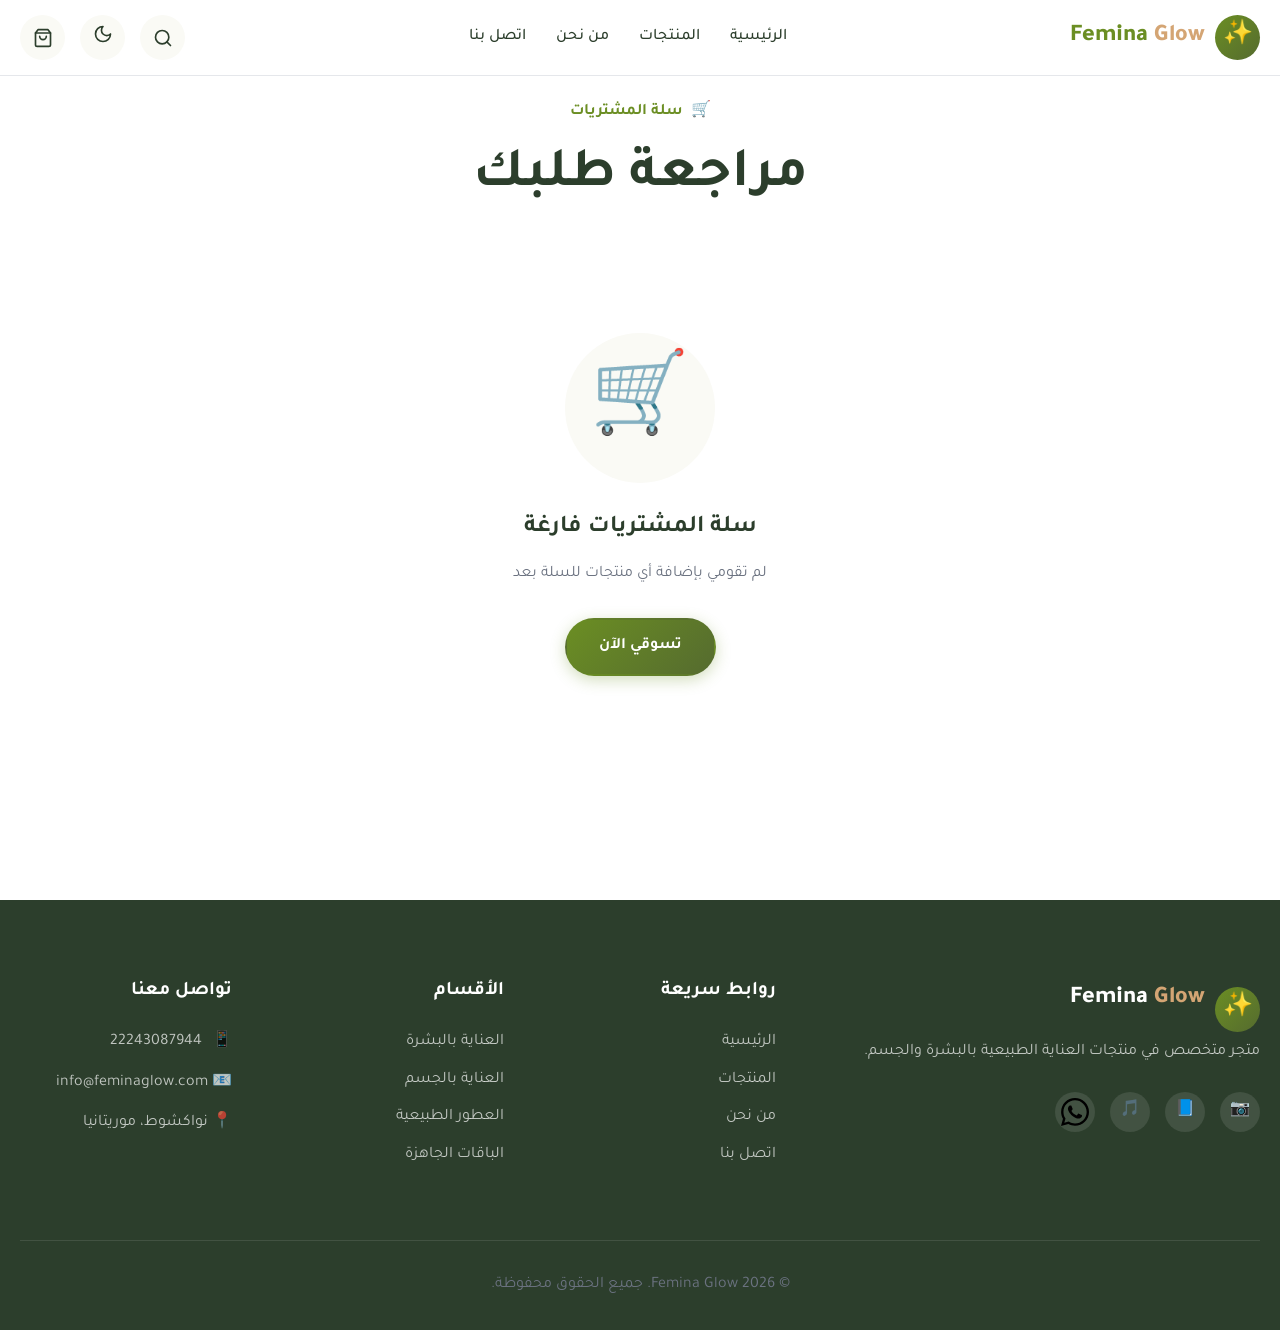
<file: cart.html>
<!DOCTYPE html>
<html lang="ar" dir="rtl">
<head>
  <meta charset="UTF-8">
  <meta name="viewport" content="width=device-width, initial-scale=1.0">
  <title>سلة المشتريات - Femina Glow</title>
  
  <meta name="description" content="سلة المشتريات - Femina Glow">
  
  <link rel="preconnect" href="https://fonts.googleapis.com">
  <link rel="preconnect" href="https://fonts.gstatic.com" crossorigin>
  <link href="https://fonts.googleapis.com/css2?family=Tajawal:wght@300;400;500;700;800&display=swap" rel="stylesheet">
  
  <link rel="stylesheet" href="css/style.css">
  
  <style>
    /* Cart Page Styles */
    .cart-page {
      padding-top: 100px;
      min-height: 100vh;
      padding-bottom: 80px;
    }
    
    .cart-layout {
      display: grid;
      grid-template-columns: 1fr 400px;
      gap: 40px;
    }
    
    /* Cart Items */
    .cart-items-section {
      background: var(--background);
      border-radius: var(--radius);
      border: 1px solid var(--border);
      overflow: hidden;
    }
    
    .dark-mode .cart-items-section {
      background: var(--background-alt);
    }
    
    .cart-items-header {
      display: flex;
      align-items: center;
      justify-content: space-between;
      padding: 25px;
      border-bottom: 1px solid var(--border);
    }
    
    .cart-items-header h2 {
      display: flex;
      align-items: center;
      gap: 10px;
    }
    
    .cart-items-list {
      padding: 25px;
    }
    
    .cart-item-large {
      display: flex;
      gap: 20px;
      padding: 25px;
      background: var(--background-alt);
      border-radius: var(--radius);
      margin-bottom: 20px;
      transition: var(--transition);
    }
    
    .dark-mode .cart-item-large {
      background: var(--background);
    }
    
    .cart-item-large:hover {
      box-shadow: 0 5px 20px var(--shadow);
    }
    
    .cart-item-image-large {
      width: 120px;
      height: 120px;
      border-radius: var(--radius-sm);
      object-fit: cover;
    }
    
    .cart-item-details-large {
      flex: 1;
    }
    
    .cart-item-name-large {
      font-size: 1.2rem;
      font-weight: 700;
      margin-bottom: 8px;
    }
    
    .cart-item-category {
      color: var(--primary);
      font-size: 0.9rem;
      margin-bottom: 10px;
    }
    
    .cart-item-price-large {
      font-size: 1.3rem;
      font-weight: 700;
      color: var(--primary);
    }
    
    .cart-item-actions-large {
      display: flex;
      align-items: center;
      justify-content: space-between;
      margin-top: 15px;
    }
    
    .cart-item-total {
      font-size: 1.1rem;
      font-weight: 700;
    }
    
    /* Cart Summary */
    .cart-summary {
      background: var(--background);
      border-radius: var(--radius);
      border: 1px solid var(--border);
      padding: 25px;
      height: fit-content;
      position: sticky;
      top: 100px;
    }
    
    .dark-mode .cart-summary {
      background: var(--background-alt);
    }
    
    .cart-summary h3 {
      margin-bottom: 25px;
      padding-bottom: 15px;
      border-bottom: 1px solid var(--border);
    }
    
    .summary-row {
      display: flex;
      justify-content: space-between;
      margin-bottom: 15px;
      color: var(--text-secondary);
    }
    
    .summary-row.total {
      font-size: 1.3rem;
      font-weight: 700;
      color: var(--text-primary);
      padding-top: 15px;
      border-top: 2px solid var(--border);
      margin-top: 15px;
    }
    
    .summary-row.total span:last-child {
      color: var(--primary);
    }
    
    .checkout-btn-large {
      width: 100%;
      padding: 20px;
      margin-top: 25px;
      background: linear-gradient(135deg, #25D366, #128C7E);
      color: white;
      border-radius: 50px;
      font-weight: 700;
      font-size: 1.1rem;
      display: flex;
      align-items: center;
      justify-content: center;
      gap: 10px;
      transition: var(--transition);
    }
    
    .checkout-btn-large:hover {
      transform: translateY(-3px);
      box-shadow: 0 10px 30px rgba(37, 211, 102, 0.3);
    }
    
    .continue-shopping {
      width: 100%;
      padding: 15px;
      margin-top: 15px;
      background: transparent;
      border: 1px solid var(--border);
      color: var(--text-primary);
      border-radius: 50px;
      font-weight: 600;
      transition: var(--transition);
    }
    
    .continue-shopping:hover {
      border-color: var(--primary);
      color: var(--primary);
    }
    
    /* Empty Cart */
    .cart-empty-large {
      text-align: center;
      padding: 80px 40px;
    }
    
    .cart-empty-icon-large {
      width: 150px;
      height: 150px;
      background: var(--background-alt);
      border-radius: 50%;
      display: flex;
      align-items: center;
      justify-content: center;
      margin: 0 auto 30px;
      font-size: 5rem;
    }
    
    .dark-mode .cart-empty-icon-large {
      background: var(--background);
    }
    
    .cart-empty-large h3 {
      font-size: 1.5rem;
      margin-bottom: 15px;
    }
    
    .cart-empty-large p {
      color: var(--text-secondary);
      margin-bottom: 30px;
    }
    
    /* Promo Code */
    .promo-code {
      margin-top: 25px;
      padding-top: 25px;
      border-top: 1px solid var(--border);
    }
    
    .promo-code h4 {
      margin-bottom: 15px;
    }
    
    .promo-input {
      display: flex;
      gap: 10px;
    }
    
    .promo-input input {
      flex: 1;
      padding: 12px 20px;
      border: 1px solid var(--border);
      border-radius: 50px;
      background: var(--background);
      color: var(--text-primary);
      font-family: inherit;
      outline: none;
    }
    
    .dark-mode .promo-input input {
      background: var(--background);
    }
    
    .promo-input button {
      padding: 12px 25px;
      background: var(--primary);
      color: white;
      border-radius: 50px;
      font-weight: 600;
    }
    
    /* Trust Badges */
    .trust-badges {
      display: flex;
      justify-content: center;
      gap: 30px;
      margin-top: 30px;
      padding-top: 30px;
      border-top: 1px solid var(--border);
    }
    
    .trust-badge {
      display: flex;
      align-items: center;
      gap: 8px;
      color: var(--text-secondary);
      font-size: 0.9rem;
    }
    
    /* Responsive */
    @media (max-width: 1024px) {
      .cart-layout {
        grid-template-columns: 1fr;
      }
      
      .cart-summary {
        position: relative;
        top: 0;
      }
    }
    
    @media (max-width: 768px) {
      .cart-item-large {
        flex-direction: column;
        text-align: center;
      }
      
      .cart-item-image-large {
        width: 100%;
        height: 200px;
      }
      
      .cart-item-actions-large {
        flex-direction: column;
        gap: 15px;
      }
      
      .trust-badges {
        flex-direction: column;
        align-items: center;
        gap: 15px;
      }
    }
  </style>
</head>
<body>
  <!-- Header -->
  <header class="header" id="header">
    <div class="container">
      <div class="header-inner">
        <a href="index.html" class="logo">
          <div class="logo-icon">✨</div>
          <span class="logo-text">Femina <span>Glow</span></span>
        </a>
        
        <nav class="nav-menu" id="navMenu">
          <a href="index.html" class="nav-link">الرئيسية</a>
          <a href="products.html" class="nav-link">المنتجات</a>
          <a href="about.html" class="nav-link">من نحن</a>
          <a href="contact.html" class="nav-link">اتصل بنا</a>
        </nav>
        
        <div class="header-actions">
          <button class="icon-btn" onclick="openSearch()" aria-label="بحث">
            <svg xmlns="http://www.w3.org/2000/svg" width="20" height="20" viewBox="0 0 24 24" fill="none" stroke="currentColor" stroke-width="2" stroke-linecap="round" stroke-linejoin="round"><circle cx="11" cy="11" r="8"></circle><path d="m21 21-4.35-4.35"></path></svg>
          </button>
          <button class="icon-btn" onclick="toggleDarkMode()" aria-label="تبديل الوضع الداكن">
            <span id="darkModeIcon">🌙</span>
          </button>
          <button class="icon-btn" onclick="openCart()" aria-label="السلة">
            <svg xmlns="http://www.w3.org/2000/svg" width="20" height="20" viewBox="0 0 24 24" fill="none" stroke="currentColor" stroke-width="2" stroke-linecap="round" stroke-linejoin="round"><path d="M6 2L3 6v14a2 2 0 0 0 2 2h14a2 2 0 0 0 2-2V6l-3-4z"></path><line x1="3" y1="6" x2="21" y2="6"></line><path d="M16 10a4 4 0 0 1-8 0"></path></svg>
            <span class="cart-counter" id="cartCounter" style="display: none;">0</span>
          </button>
          <button class="menu-toggle" id="menuToggle" onclick="toggleMenu()" aria-label="القائمة">
            <span></span>
            <span></span>
            <span></span>
          </button>
        </div>
      </div>
    </div>
  </header>

  <!-- Cart Page -->
  <main class="cart-page">
    <div class="container">
      <!-- Page Header -->
      <div class="section-header" style="margin-bottom: 40px;">
        <span class="section-subtitle">
          <span>🛒</span>
          <span>سلة المشتريات</span>
        </span>
        <h1 class="section-title">مراجعة طلبك</h1>
      </div>
      
      <div class="cart-layout" id="cartLayout">
        <!-- Cart content rendered by JS -->
      </div>
    </div>
  </main>

  <!-- Footer -->
  <footer class="footer">
    <div class="container">
      <div class="footer-grid">
        <div class="footer-brand">
          <a href="index.html" class="logo">
            <div class="logo-icon">✨</div>
            <span class="logo-text">Femina <span>Glow</span></span>
          </a>
          <p>متجر متخصص في منتجات العناية الطبيعية بالبشرة والجسم.</p>
          <div class="footer-social">
            <a href="#">📷</a>
            <a href="#">📘</a>
            <a href="#">🎵</a>
            <a href="https://wa.me/22243087944">
              <svg xmlns="http://www.w3.org/2000/svg" viewBox="0 0 640 640"><!--!Font Awesome Free v7.2.0 by @fontawesome - https://fontawesome.com License - https://fontawesome.com/license/free Copyright 2026 Fonticons, Inc.--><path d="M476.9 161.1C435 119.1 379.2 96 319.9 96C197.5 96 97.9 195.6 97.9 318C97.9 357.1 108.1 395.3 127.5 429L96 544L213.7 513.1C246.1 530.8 282.6 540.1 319.8 540.1L319.9 540.1C442.2 540.1 544 440.5 544 318.1C544 258.8 518.8 203.1 476.9 161.1zM319.9 502.7C286.7 502.7 254.2 493.8 225.9 477L219.2 473L149.4 491.3L168 423.2L163.6 416.2C145.1 386.8 135.4 352.9 135.4 318C135.4 216.3 218.2 133.5 320 133.5C369.3 133.5 415.6 152.7 450.4 187.6C485.2 222.5 506.6 268.8 506.5 318.1C506.5 419.9 421.6 502.7 319.9 502.7zM421.1 364.5C415.6 361.7 388.3 348.3 383.2 346.5C378.1 344.6 374.4 343.7 370.7 349.3C367 354.9 356.4 367.3 353.1 371.1C349.9 374.8 346.6 375.3 341.1 372.5C308.5 356.2 287.1 343.4 265.6 306.5C259.9 296.7 271.3 297.4 281.9 276.2C283.7 272.5 282.8 269.3 281.4 266.5C280 263.7 268.9 236.4 264.3 225.3C259.8 214.5 255.2 216 251.8 215.8C248.6 215.6 244.9 215.6 241.2 215.6C237.5 215.6 231.5 217 226.4 222.5C221.3 228.1 207 241.5 207 268.8C207 296.1 226.9 322.5 229.6 326.2C232.4 329.9 268.7 385.9 324.4 410C359.6 425.2 373.4 426.5 391 423.9C401.7 422.3 423.8 410.5 428.4 397.5C433 384.5 433 373.4 431.6 371.1C430.3 368.6 426.6 367.2 421.1 364.5z"/></svg>
            </a>
          </div>
        </div>
        <div class="footer-column">
          <h4 class="footer-title">روابط سريعة</h4>
          <ul class="footer-links">
            <li><a href="index.html">الرئيسية</a></li>
            <li><a href="products.html">المنتجات</a></li>
            <li><a href="about.html">من نحن</a></li>
            <li><a href="contact.html">اتصل بنا</a></li>
          </ul>
        </div>
        <div class="footer-column">
          <h4 class="footer-title">الأقسام</h4>
          <ul class="footer-links">
            <li><a href="products.html?category=skincare">العناية بالبشرة</a></li>
            <li><a href="products.html?category=bodycare">العناية بالجسم</a></li>
            <li><a href="products.html?category=perfumes">العطور الطبيعية</a></li>
            <li><a href="products.html?category=bundles">الباقات الجاهزة</a></li>
          </ul>
        </div>
        <div class="footer-column">
          <h4 class="footer-title">تواصل معنا</h4>
          <ul class="footer-contact">
            <li>📱 <a href="https://wa.me/22243087944">22243087944</a></li>
            <li>📧 info@feminaglow.com</li>
            <li>📍 نواكشوط، موريتانيا</li>
          </ul>
        </div>
      </div>
      <div class="footer-bottom">
        <p>&copy; 2026 Femina Glow. جميع الحقوق محفوظة.</p>
      </div>
    </div>
  </footer>

  <!-- Cart Sidebar -->
  <div class="cart-overlay" id="cartOverlay" onclick="closeCart()"></div>
  <div class="cart-sidebar" id="cartSidebar">
    <div class="cart-header">
      <h3>🛒 سلة المشتريات</h3>
      <button class="close-cart" onclick="closeCart()">×</button>
    </div>
    <div class="cart-items" id="cartItems"></div>
    <div class="cart-footer">
      <div class="cart-total">
        <span>المجموع:</span>
        <span class="cart-total-value" id="cartTotal">0 MUR</span>
      </div>
      <button class="checkout-btn" onclick="sendOrderToWhatsApp()">
        <svg xmlns="http://www.w3.org/2000/svg" width="24" height="24" viewBox="0 0 24 24" fill="currentColor"><path d="M17.472 14.382c-.297-.149-1.758-.867-2.03-.967-.273-.099-.471-.148-.67.15-.197.297-.767.966-.94 1.164-.173.199-.347.223-.644.075-.297-.15-1.255-.463-2.39-1.475-.883-.788-1.48-1.761-1.653-2.059-.173-.297-.018-.458.13-.606.134-.133.298-.347.446-.52.149-.174.198-.298.298-.497.099-.198.05-.371-.025-.52-.075-.149-.669-1.612-.916-2.207-.242-.579-.487-.5-.669-.51-.173-.008-.371-.01-.57-.01-.198 0-.52.074-.792.372-.272.297-1.04 1.016-1.04 2.479 0 1.462 1.065 2.875 1.213 3.074.149.198 2.096 3.2 5.077 4.487.709.306 1.262.489 1.694.625.712.227 1.36.195 1.871.118.571-.085 1.758-.719 2.006-1.413.248-.694.248-1.289.173-1.413-.074-.124-.272-.198-.57-.347m-5.421 7.403h-.004a9.87 9.87 0 01-5.031-1.378l-.361-.214-3.741.982.998-3.648-.235-.374a9.86 9.86 0 01-1.51-5.26c.001-5.45 4.436-9.884 9.888-9.884 2.64 0 5.122 1.03 6.988 2.898a9.825 9.825 0 012.893 6.994c-.003 5.45-4.437 9.884-9.885 9.884m8.413-18.297A11.815 11.815 0 0012.05 0C5.495 0 .16 5.335.157 11.892c0 2.096.547 4.142 1.588 5.945L.057 24l6.305-1.654a11.882 11.882 0 005.683 1.448h.005c6.554 0 11.89-5.335 11.893-11.893a11.821 11.821 0 00-3.48-8.413z"/></svg>
        <span>إتمام الطلب عبر واتساب</span>
      </button>
      <button class="clear-cart" onclick="cartManager.clearCart()">إفراغ السلة</button>
    </div>
  </div>

  <!-- Search Modal -->
  <div class="search-overlay" id="searchOverlay" onclick="closeSearch()">
    <div class="search-container" onclick="event.stopPropagation()">
      <div class="search-input-wrapper">
        <svg xmlns="http://www.w3.org/2000/svg" width="24" height="24" viewBox="0 0 24 24" fill="none" stroke="currentColor" stroke-width="2" stroke-linecap="round" stroke-linejoin="round"><circle cx="11" cy="11" r="8"></circle><path d="m21 21-4.35-4.35"></path></svg>
        <input type="text" id="searchInput" placeholder="ابحثي عن منتج..." autocomplete="off">
        <button onclick="closeSearch()">✕</button>
      </div>
      <div class="search-results" id="searchResults"></div>
    </div>
  </div>

  <div class="toast-container"></div>

  <script src="js/main.js"></script>
  <script>
    document.addEventListener('DOMContentLoaded', () => {
      renderCartPage();
    });
    
    function renderCartPage() {
      const cart = cartManager.getCart();
      const container = document.getElementById('cartLayout');
      
      if (cart.length === 0) {
        container.innerHTML = `
          <div style="grid-column: 1/-1;">
            <div class="cart-empty-large">
              <div class="cart-empty-icon-large">🛒</div>
              <h3>سلة المشتريات فارغة</h3>
              <p>لم تقومي بإضافة أي منتجات للسلة بعد</p>
              <a href="products.html" class="btn btn-primary">تسوقي الآن</a>
            </div>
          </div>
        `;
        return;
      }
      
      const subtotal = cartManager.getTotal();
      const shipping = subtotal > 2000 ? 0 : 200;
      const total = subtotal + shipping;
      
      container.innerHTML = `
        <!-- Cart Items -->
        <div class="cart-items-section">
          <div class="cart-items-header">
            <h2>🛍️ المنتجات (${cart.length})</h2>
            <button class="clear-cart" onclick="cartManager.clearCart(); renderCartPage();" style="padding: 10px 20px;">إفراغ السلة</button>
          </div>
          <div class="cart-items-list">
            ${cart.map(item => `
              <div class="cart-item-large">
                <img src="${item.image}" alt="${item.name}" class="cart-item-image-large">
                <div class="cart-item-details-large">
                  <h4 class="cart-item-name-large">${item.name}</h4>
                  <p class="cart-item-category">${getCategoryNameFromProduct(item.id)}</p>
                  <p class="cart-item-price-large">${item.price} MUR</p>
                  <div class="cart-item-actions-large">
                    <div class="quantity-control">
                      <button class="quantity-btn" onclick="updateCartQuantity('${item.id}', ${item.quantity - 1})">-</button>
                      <span class="quantity-value">${item.quantity}</span>
                      <button class="quantity-btn" onclick="updateCartQuantity('${item.id}', ${item.quantity + 1})">+</button>
                    </div>
                    <p class="cart-item-total">المجموع: ${item.price * item.quantity} MUR</p>
                    <button class="remove-item" onclick="removeFromCart('${item.id}')">🗑️ حذف</button>
                  </div>
                </div>
              </div>
            `).join('')}
          </div>
        </div>
        
        <!-- Cart Summary -->
        <div class="cart-summary">
          <h3>📋 ملخص الطلب</h3>
          
          <div class="summary-row">
            <span>المجموع الفرعي:</span>
            <span>${subtotal} MUR</span>
          </div>
          <div class="summary-row">
            <span>الشحن:</span>
            <span>${shipping === 0 ? 'مجاني' : shipping + ' MUR'}</span>
          </div>
          ${shipping > 0 ? `
            <div class="summary-row" style="font-size: 0.85rem; color: var(--primary);">
              <span>📦 أضفي منتجات بقيمة ${2000 - subtotal} MUR للحصول على شحن مجاني</span>
            </div>
          ` : ''}
          <div class="summary-row total">
            <span>المجموع الكلي:</span>
            <span>${total} MUR</span>
          </div>
          
          <button class="checkout-btn-large" onclick="sendOrderToWhatsApp()">
            <svg xmlns="http://www.w3.org/2000/svg" width="24" height="24" viewBox="0 0 24 24" fill="currentColor"><path d="M17.472 14.382c-.297-.149-1.758-.867-2.03-.967-.273-.099-.471-.148-.67.15-.197.297-.767.966-.94 1.164-.173.199-.347.223-.644.075-.297-.15-1.255-.463-2.39-1.475-.883-.788-1.48-1.761-1.653-2.059-.173-.297-.018-.458.13-.606.134-.133.298-.347.446-.52.149-.174.198-.298.298-.497.099-.198.05-.371-.025-.52-.075-.149-.669-1.612-.916-2.207-.242-.579-.487-.5-.669-.51-.173-.008-.371-.01-.57-.01-.198 0-.52.074-.792.372-.272.297-1.04 1.016-1.04 2.479 0 1.462 1.065 2.875 1.213 3.074.149.198 2.096 3.2 5.077 4.487.709.306 1.262.489 1.694.625.712.227 1.36.195 1.871.118.571-.085 1.758-.719 2.006-1.413.248-.694.248-1.289.173-1.413-.074-.124-.272-.198-.57-.347m-5.421 7.403h-.004a9.87 9.87 0 01-5.031-1.378l-.361-.214-3.741.982.998-3.648-.235-.374a9.86 9.86 0 01-1.51-5.26c.001-5.45 4.436-9.884 9.888-9.884 2.64 0 5.122 1.03 6.988 2.898a9.825 9.825 0 012.893 6.994c-.003 5.45-4.437 9.884-9.885 9.884m8.413-18.297A11.815 11.815 0 0012.05 0C5.495 0 .16 5.335.157 11.892c0 2.096.547 4.142 1.588 5.945L.057 24l6.305-1.654a11.882 11.882 0 005.683 1.448h.005c6.554 0 11.89-5.335 11.893-11.893a11.821 11.821 0 00-3.48-8.413z"/></svg>
            <span>إتمام الطلب عبر واتساب</span>
          </button>
          
          <a href="products.html" class="continue-shopping">مواصلة التسوق</a>
          
          <div class="trust-badges">
            <div class="trust-badge">
              <span>🔒</span>
              <span>دفع آمن</span>
            </div>
            <div class="trust-badge">
              <span>🚚</span>
              <span>توصيل سريع</span>
            </div>
            <div class="trust-badge">
              <span>✓</span>
              <span>جودة مضمونة</span>
            </div>
          </div>
        </div>
      `;
    }
    
    function getCategoryNameFromProduct(productId) {
      const product = products.find(p => p.id === productId);
      return product ? getCategoryName(product.category) : '';
    }
    
    function updateCartQuantity(productId, quantity) {
      cartManager.updateQuantity(productId, quantity);
      renderCartPage();
    }
    
    function removeFromCart(productId) {
      cartManager.removeItem(productId);
      renderCartPage();
    }
  </script>
</body>
</html>
</file>
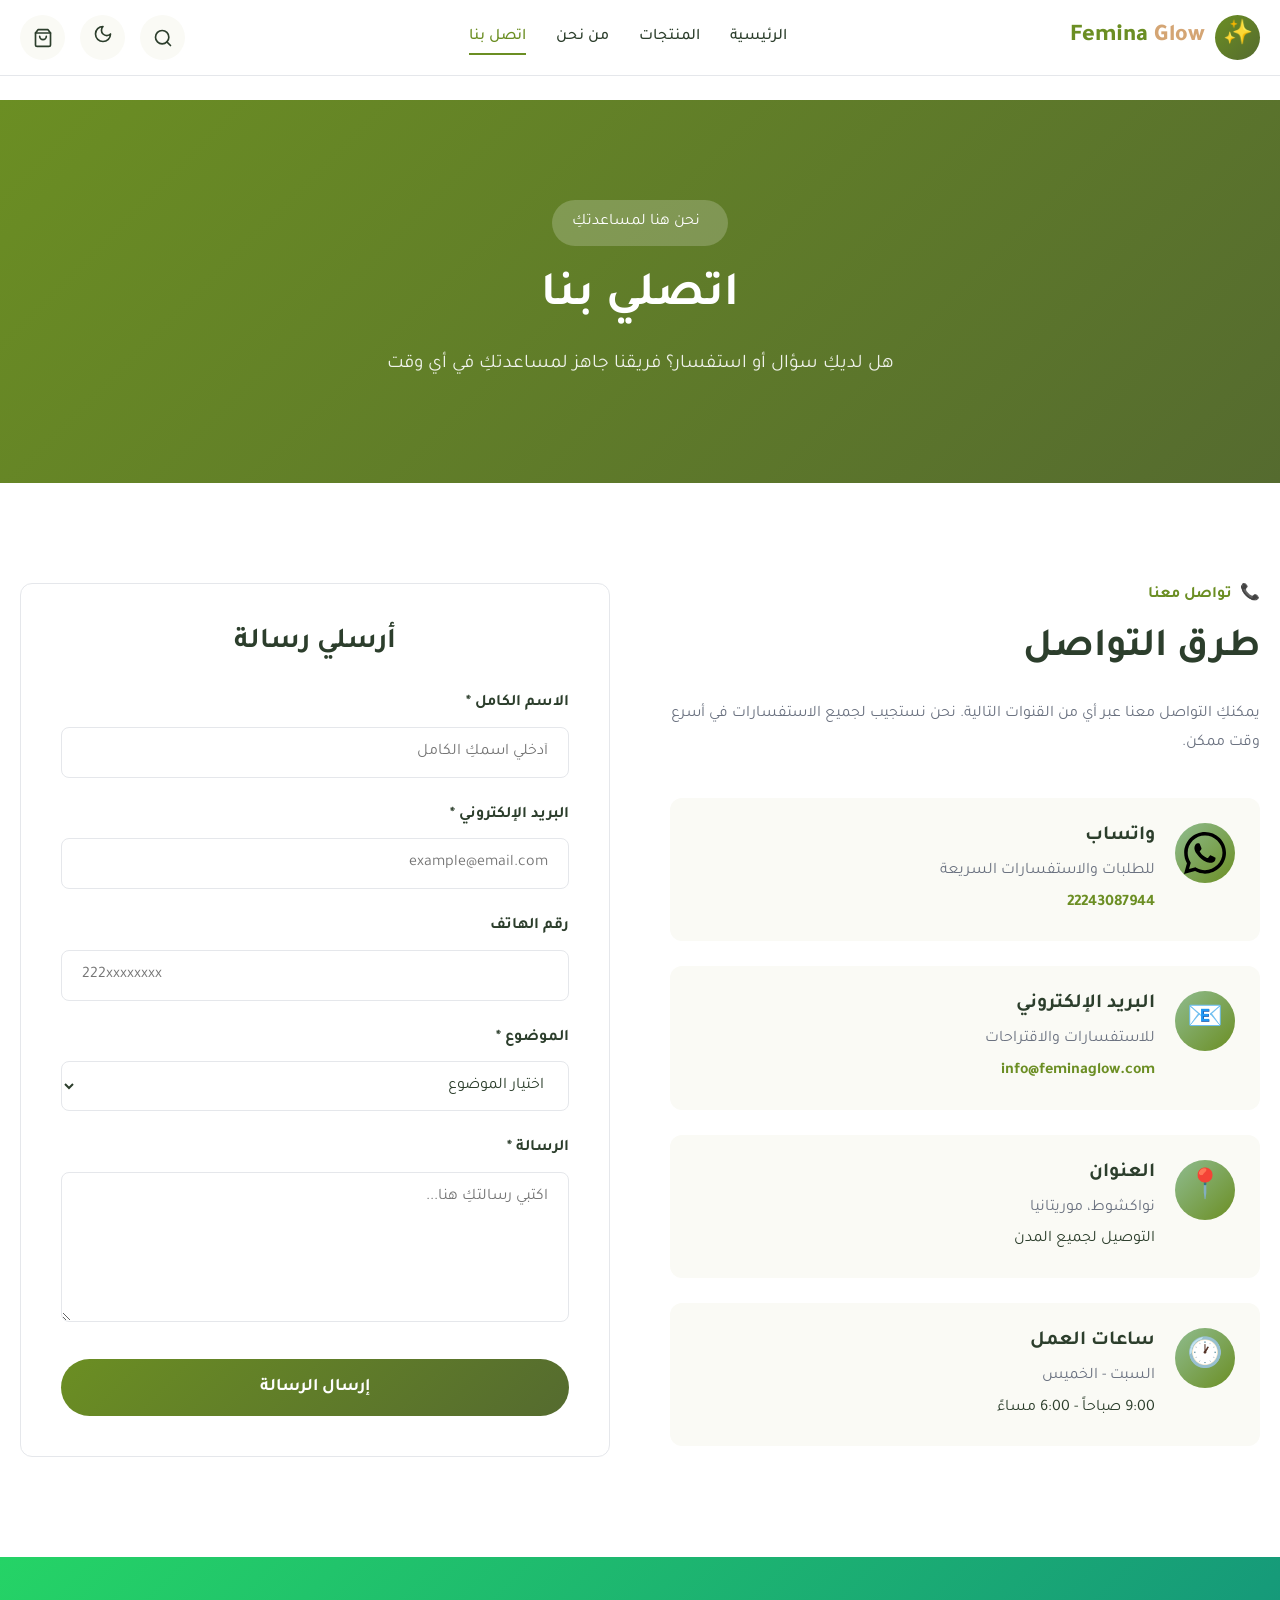
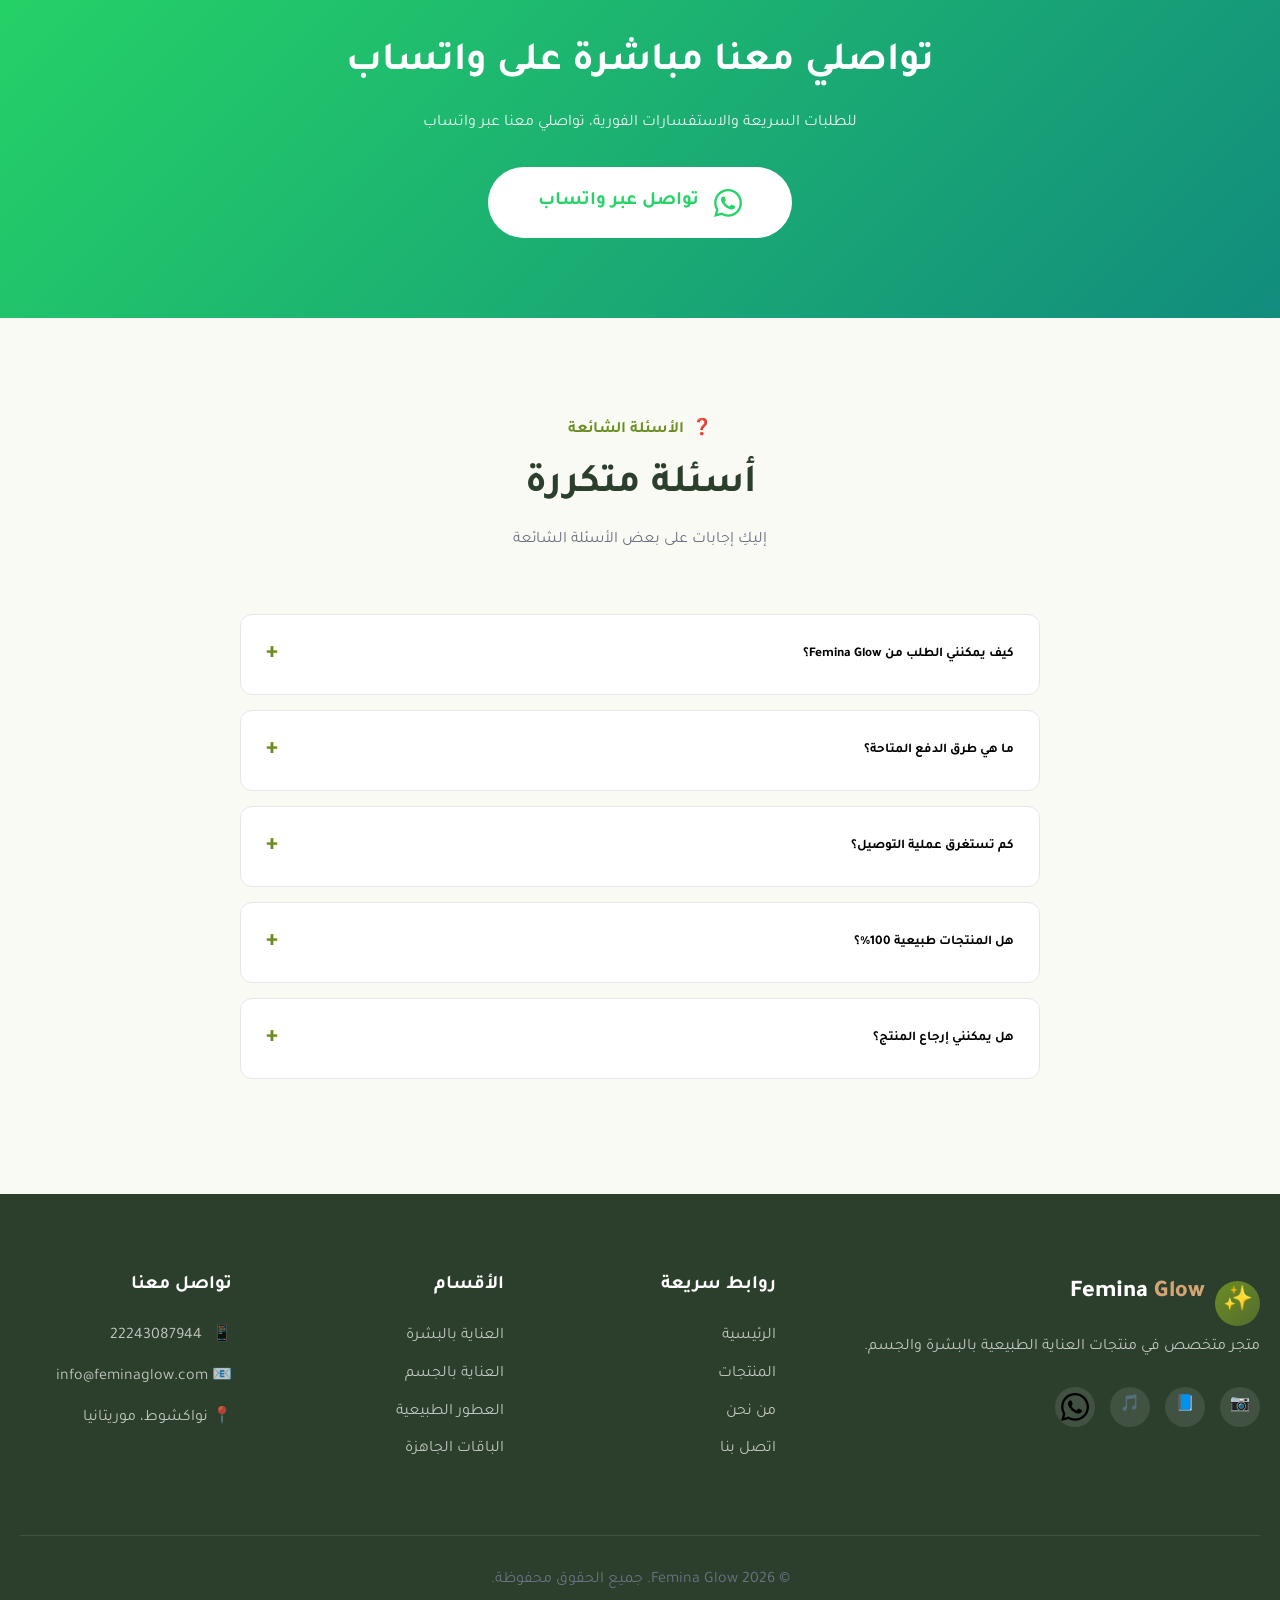
<file: contact.html>
<!DOCTYPE html>
<html lang="ar" dir="rtl">
<head>
  <meta charset="UTF-8">
  <meta name="viewport" content="width=device-width, initial-scale=1.0">
  <title>اتصل بنا - Femina Glow</title>
  
  <meta name="description" content="تواصلي مع Femina Glow - نحن هنا لمساعدتكِ">
  
  <link rel="preconnect" href="https://fonts.googleapis.com">
  <link rel="preconnect" href="https://fonts.gstatic.com" crossorigin>
  <link href="https://fonts.googleapis.com/css2?family=Tajawal:wght@300;400;500;700;800&display=swap" rel="stylesheet">
  
  <link rel="stylesheet" href="css/style.css">
  
  <style>
    /* Contact Page Styles */
    .contact-page {
      padding-top: 100px;
    }
    
    .contact-hero {
      background: linear-gradient(135deg, var(--primary) 0%, var(--primary-dark) 100%);
      color: white;
      padding: 100px 0;
      text-align: center;
    }
    
    .contact-hero h1 {
      color: white;
      font-size: 3rem;
      margin-bottom: 20px;
    }
    
    .contact-hero p {
      color: rgba(255, 255, 255, 0.9);
      max-width: 600px;
      margin: 0 auto;
      font-size: 1.2rem;
    }
    
    .contact-section {
      padding: 100px 0;
    }
    
    .contact-layout {
      display: grid;
      grid-template-columns: 1fr 1fr;
      gap: 60px;
    }
    
    /* Contact Info */
    .contact-info h2 {
      margin-bottom: 25px;
    }
    
    .contact-info > p {
      margin-bottom: 40px;
      line-height: 1.8;
    }
    
    .contact-methods {
      display: flex;
      flex-direction: column;
      gap: 25px;
    }
    
    .contact-method {
      display: flex;
      align-items: flex-start;
      gap: 20px;
      padding: 25px;
      background: var(--background-alt);
      border-radius: var(--radius);
      transition: var(--transition);
    }
    
    .dark-mode .contact-method {
      background: var(--background);
    }
    
    .contact-method:hover {
      transform: translateX(-10px);
      box-shadow: 0 10px 30px var(--shadow);
    }
    
    .contact-method-icon {
      width: 60px;
      height: 60px;
      background: linear-gradient(135deg, var(--primary-light), var(--primary));
      border-radius: 50%;
      display: flex;
      align-items: center;
      justify-content: center;
      font-size: 1.8rem;
      flex-shrink: 0;
    }
    
    .contact-method-info h4 {
      margin-bottom: 8px;
    }
    
    .contact-method-info p {
      color: var(--text-secondary);
      margin-bottom: 5px;
    }
    
    .contact-method-info a {
      color: var(--primary);
      font-weight: 600;
    }
    
    .contact-method-info a:hover {
      text-decoration: underline;
    }
    
    /* Contact Form */
    .contact-form-wrapper {
      background: var(--background);
      border-radius: var(--radius);
      border: 1px solid var(--border);
      padding: 40px;
    }
    
    .dark-mode .contact-form-wrapper {
      background: var(--background-alt);
    }
    
    .contact-form-wrapper h3 {
      margin-bottom: 30px;
      text-align: center;
    }
    
    .form-group {
      margin-bottom: 25px;
    }
    
    .form-group label {
      display: block;
      margin-bottom: 10px;
      font-weight: 600;
    }
    
    .form-group input,
    .form-group textarea,
    .form-group select {
      width: 100%;
      padding: 15px 20px;
      border: 1px solid var(--border);
      border-radius: var(--radius-sm);
      background: var(--background);
      color: var(--text-primary);
      font-family: inherit;
      font-size: 1rem;
      transition: var(--transition);
      outline: none;
    }
    
    .dark-mode .form-group input,
    .dark-mode .form-group textarea,
    .dark-mode .form-group select {
      background: var(--background);
    }
    
    .form-group input:focus,
    .form-group textarea:focus,
    .form-group select:focus {
      border-color: var(--primary);
      box-shadow: 0 0 0 3px rgba(107, 142, 35, 0.1);
    }
    
    .form-group textarea {
      min-height: 150px;
      resize: vertical;
    }
    
    .submit-btn {
      width: 100%;
      padding: 18px;
      background: linear-gradient(135deg, var(--primary), var(--primary-dark));
      color: white;
      border-radius: 50px;
      font-weight: 700;
      font-size: 1.1rem;
      transition: var(--transition);
    }
    
    .submit-btn:hover {
      transform: translateY(-3px);
      box-shadow: 0 10px 30px rgba(107, 142, 35, 0.3);
    }
    
    /* Map Section */
    .map-section {
      padding: 0 0 100px;
    }
    
    .map-container {
      height: 400px;
      border-radius: var(--radius);
      overflow: hidden;
      background: var(--background-alt);
      display: flex;
      align-items: center;
      justify-content: center;
    }
    
    .map-placeholder {
      text-align: center;
      color: var(--text-secondary);
    }
    
    .map-placeholder-icon {
      font-size: 4rem;
      margin-bottom: 15px;
    }
    
    /* WhatsApp CTA */
    .whatsapp-cta {
      background: linear-gradient(135deg, #25D366, #128C7E);
      color: white;
      padding: 80px 0;
      text-align: center;
    }
    
    .whatsapp-cta h2 {
      color: white;
      margin-bottom: 20px;
    }
    
    .whatsapp-cta p {
      color: rgba(255, 255, 255, 0.9);
      margin-bottom: 30px;
      max-width: 500px;
      margin-left: auto;
      margin-right: auto;
    }
    
    .whatsapp-btn-large {
      display: inline-flex;
      align-items: center;
      gap: 15px;
      padding: 20px 50px;
      background: white;
      color: #25D366;
      border-radius: 50px;
      font-weight: 700;
      font-size: 1.2rem;
      transition: var(--transition);
    }
    
    .whatsapp-btn-large:hover {
      transform: translateY(-5px);
      box-shadow: 0 20px 40px rgba(0, 0, 0, 0.2);
    }
    
    /* FAQ Section */
    .faq-section {
      padding: 100px 0;
      background: var(--background-alt);
    }
    
    .dark-mode .faq-section {
      background: var(--background);
    }
    
    .faq-list {
      max-width: 800px;
      margin: 0 auto;
    }
    
    .faq-item {
      background: var(--background);
      border-radius: var(--radius);
      margin-bottom: 15px;
      overflow: hidden;
      border: 1px solid var(--border);
    }
    
    .dark-mode .faq-item {
      background: var(--background-alt);
    }
    
    .faq-question {
      width: 100%;
      padding: 25px;
      display: flex;
      align-items: center;
      justify-content: space-between;
      font-weight: 700;
      text-align: right;
      transition: var(--transition);
    }
    
    .faq-question:hover {
      background: var(--background-alt);
    }
    
    .dark-mode .faq-question:hover {
      background: var(--background);
    }
    
    .faq-question::after {
      content: '+';
      font-size: 1.5rem;
      color: var(--primary);
      transition: var(--transition);
    }
    
    .faq-question.active::after {
      content: '−';
    }
    
    .faq-answer {
      max-height: 0;
      overflow: hidden;
      transition: max-height 0.3s ease;
    }
    
    .faq-answer.active {
      max-height: 500px;
    }
    
    .faq-answer-content {
      padding: 0 25px 25px;
      color: var(--text-secondary);
      line-height: 1.8;
    }
    
    @media (max-width: 1024px) {
      .contact-layout {
        grid-template-columns: 1fr;
      }
      
      .contact-hero h1 {
        font-size: 2rem;
      }
    }
    
    @media (max-width: 768px) {
      .contact-method {
        flex-direction: column;
        text-align: center;
      }
      
      .contact-form-wrapper {
        padding: 25px;
      }
    }
  </style>
</head>
<body>
  <!-- Header -->
  <header class="header" id="header">
    <div class="container">
      <div class="header-inner">
        <a href="index.html" class="logo">
          <div class="logo-icon">✨</div>
          <span class="logo-text">Femina <span>Glow</span></span>
        </a>
        
        <nav class="nav-menu" id="navMenu">
          <a href="index.html" class="nav-link">الرئيسية</a>
          <a href="products.html" class="nav-link">المنتجات</a>
          <a href="about.html" class="nav-link">من نحن</a>
          <a href="contact.html" class="nav-link active">اتصل بنا</a>
        </nav>
        
        <div class="header-actions">
          <button class="icon-btn" onclick="openSearch()" aria-label="بحث">
            <svg xmlns="http://www.w3.org/2000/svg" width="20" height="20" viewBox="0 0 24 24" fill="none" stroke="currentColor" stroke-width="2" stroke-linecap="round" stroke-linejoin="round"><circle cx="11" cy="11" r="8"></circle><path d="m21 21-4.35-4.35"></path></svg>
          </button>
          <button class="icon-btn" onclick="toggleDarkMode()" aria-label="تبديل الوضع الداكن">
            <span id="darkModeIcon">🌙</span>
          </button>
          <button class="icon-btn" onclick="openCart()" aria-label="السلة">
            <svg xmlns="http://www.w3.org/2000/svg" width="20" height="20" viewBox="0 0 24 24" fill="none" stroke="currentColor" stroke-width="2" stroke-linecap="round" stroke-linejoin="round"><path d="M6 2L3 6v14a2 2 0 0 0 2 2h14a2 2 0 0 0 2-2V6l-3-4z"></path><line x1="3" y1="6" x2="21" y2="6"></line><path d="M16 10a4 4 0 0 1-8 0"></path></svg>
            <span class="cart-counter" id="cartCounter" style="display: none;">0</span>
          </button>
          <button class="menu-toggle" id="menuToggle" onclick="toggleMenu()" aria-label="القائمة">
            <span></span>
            <span></span>
            <span></span>
          </button>
        </div>
      </div>
    </div>
  </header>

  <!-- Contact Page -->
  <main class="contact-page">
    <!-- Contact Hero -->
    <section class="contact-hero">
      <div class="container">
        <span style="display: inline-flex; align-items: center; gap: 8px; background: rgba(255,255,255,0.2); padding: 10px 20px; border-radius: 50px; margin-bottom: 20px;">
          <span>
            <svg xmlns="http://www.w3.org/2000/svg" viewBox="0 0 640 640"><!--!Font Awesome Free v7.2.0 by @fontawesome - https://fontawesome.com License - https://fontawesome.com/license/free Copyright 2026 Fonticons, Inc.--><path d="M476.9 161.1C435 119.1 379.2 96 319.9 96C197.5 96 97.9 195.6 97.9 318C97.9 357.1 108.1 395.3 127.5 429L96 544L213.7 513.1C246.1 530.8 282.6 540.1 319.8 540.1L319.9 540.1C442.2 540.1 544 440.5 544 318.1C544 258.8 518.8 203.1 476.9 161.1zM319.9 502.7C286.7 502.7 254.2 493.8 225.9 477L219.2 473L149.4 491.3L168 423.2L163.6 416.2C145.1 386.8 135.4 352.9 135.4 318C135.4 216.3 218.2 133.5 320 133.5C369.3 133.5 415.6 152.7 450.4 187.6C485.2 222.5 506.6 268.8 506.5 318.1C506.5 419.9 421.6 502.7 319.9 502.7zM421.1 364.5C415.6 361.7 388.3 348.3 383.2 346.5C378.1 344.6 374.4 343.7 370.7 349.3C367 354.9 356.4 367.3 353.1 371.1C349.9 374.8 346.6 375.3 341.1 372.5C308.5 356.2 287.1 343.4 265.6 306.5C259.9 296.7 271.3 297.4 281.9 276.2C283.7 272.5 282.8 269.3 281.4 266.5C280 263.7 268.9 236.4 264.3 225.3C259.8 214.5 255.2 216 251.8 215.8C248.6 215.6 244.9 215.6 241.2 215.6C237.5 215.6 231.5 217 226.4 222.5C221.3 228.1 207 241.5 207 268.8C207 296.1 226.9 322.5 229.6 326.2C232.4 329.9 268.7 385.9 324.4 410C359.6 425.2 373.4 426.5 391 423.9C401.7 422.3 423.8 410.5 428.4 397.5C433 384.5 433 373.4 431.6 371.1C430.3 368.6 426.6 367.2 421.1 364.5z"/></svg>
          </span>
          <span>نحن هنا لمساعدتكِ</span>
        </span>
        <h1>اتصلي بنا</h1>
        <p>هل لديكِ سؤال أو استفسار؟ فريقنا جاهز لمساعدتكِ في أي وقت</p>
      </div>
    </section>
    
    <!-- Contact Section -->
    <section class="contact-section">
      <div class="container">
        <div class="contact-layout">
          <!-- Contact Info -->
          <div class="contact-info">
            <span class="section-subtitle">
              <span>📞</span>
              <span>تواصل معنا</span>
            </span>
            <h2>طرق التواصل</h2>
            <p>يمكنكِ التواصل معنا عبر أي من القنوات التالية. نحن نستجيب لجميع الاستفسارات في أسرع وقت ممكن.</p>
            
            <div class="contact-methods">
              <div class="contact-method">
                <div class="contact-method-icon">
                  <svg xmlns="http://www.w3.org/2000/svg" viewBox="0 0 640 640"><!--!Font Awesome Free v7.2.0 by @fontawesome - https://fontawesome.com License - https://fontawesome.com/license/free Copyright 2026 Fonticons, Inc.--><path d="M476.9 161.1C435 119.1 379.2 96 319.9 96C197.5 96 97.9 195.6 97.9 318C97.9 357.1 108.1 395.3 127.5 429L96 544L213.7 513.1C246.1 530.8 282.6 540.1 319.8 540.1L319.9 540.1C442.2 540.1 544 440.5 544 318.1C544 258.8 518.8 203.1 476.9 161.1zM319.9 502.7C286.7 502.7 254.2 493.8 225.9 477L219.2 473L149.4 491.3L168 423.2L163.6 416.2C145.1 386.8 135.4 352.9 135.4 318C135.4 216.3 218.2 133.5 320 133.5C369.3 133.5 415.6 152.7 450.4 187.6C485.2 222.5 506.6 268.8 506.5 318.1C506.5 419.9 421.6 502.7 319.9 502.7zM421.1 364.5C415.6 361.7 388.3 348.3 383.2 346.5C378.1 344.6 374.4 343.7 370.7 349.3C367 354.9 356.4 367.3 353.1 371.1C349.9 374.8 346.6 375.3 341.1 372.5C308.5 356.2 287.1 343.4 265.6 306.5C259.9 296.7 271.3 297.4 281.9 276.2C283.7 272.5 282.8 269.3 281.4 266.5C280 263.7 268.9 236.4 264.3 225.3C259.8 214.5 255.2 216 251.8 215.8C248.6 215.6 244.9 215.6 241.2 215.6C237.5 215.6 231.5 217 226.4 222.5C221.3 228.1 207 241.5 207 268.8C207 296.1 226.9 322.5 229.6 326.2C232.4 329.9 268.7 385.9 324.4 410C359.6 425.2 373.4 426.5 391 423.9C401.7 422.3 423.8 410.5 428.4 397.5C433 384.5 433 373.4 431.6 371.1C430.3 368.6 426.6 367.2 421.1 364.5z"/></svg>
                </div>
                <div class="contact-method-info">
                  <h4>واتساب</h4>
                  <p>للطلبات والاستفسارات السريعة</p>
                  <a href="https://wa.me/22243087944">22243087944</a>
                </div>
              </div>
              
              <div class="contact-method">
                <div class="contact-method-icon">📧</div>
                <div class="contact-method-info">
                  <h4>البريد الإلكتروني</h4>
                  <p>للاستفسارات والاقتراحات</p>
                  <a href="mailto:info@feminaglow.com">info@feminaglow.com</a>
                </div>
              </div>
              
              <div class="contact-method">
                <div class="contact-method-icon">📍</div>
                <div class="contact-method-info">
                  <h4>العنوان</h4>
                  <p>نواكشوط، موريتانيا</p>
                  <span>التوصيل لجميع المدن</span>
                </div>
              </div>
              
              <div class="contact-method">
                <div class="contact-method-icon">🕐</div>
                <div class="contact-method-info">
                  <h4>ساعات العمل</h4>
                  <p>السبت - الخميس</p>
                  <span>9:00 صباحاً - 6:00 مساءً</span>
                </div>
              </div>
            </div>
          </div>
          
          <!-- Contact Form -->
          <div class="contact-form-wrapper">
            <h3>أرسلي رسالة</h3>
            <form id="contactForm" onsubmit="handleContactSubmit(event)">
              <div class="form-group">
                <label for="name">الاسم الكامل *</label>
                <input type="text" id="name" name="name" required placeholder="أدخلي اسمكِ الكامل">
              </div>
              
              <div class="form-group">
                <label for="email">البريد الإلكتروني *</label>
                <input type="email" id="email" name="email" required placeholder="example@email.com">
              </div>
              
              <div class="form-group">
                <label for="phone">رقم الهاتف</label>
                <input type="tel" id="phone" name="phone" placeholder="222xxxxxxxx">
              </div>
              
              <div class="form-group">
                <label for="subject">الموضوع *</label>
                <select id="subject" name="subject" required>
                  <option value="">اختيار الموضوع</option>
                  <option value="order">استفسار عن طلب</option>
                  <option value="product">استفسار عن منتج</option>
                  <option value="suggestion">اقتراح</option>
                  <option value="complaint">شكوى</option>
                  <option value="other">أخرى</option>
                </select>
              </div>
              
              <div class="form-group">
                <label for="message">الرسالة *</label>
                <textarea id="message" name="message" required placeholder="اكتبي رسالتكِ هنا..."></textarea>
              </div>
              
              <button type="submit" class="submit-btn">إرسال الرسالة</button>
            </form>
          </div>
        </div>
      </div>
    </section>
    
    <!-- WhatsApp CTA -->
    <section class="whatsapp-cta">
      <div class="container">
        <h2>تواصلي معنا مباشرة على واتساب</h2>
        <p>للطلبات السريعة والاستفسارات الفورية، تواصلي معنا عبر واتساب</p>
        <a href="https://wa.me/22243087944" class="whatsapp-btn-large">
          <svg xmlns="http://www.w3.org/2000/svg" width="28" height="28" viewBox="0 0 24 24" fill="currentColor"><path d="M17.472 14.382c-.297-.149-1.758-.867-2.03-.967-.273-.099-.471-.148-.67.15-.197.297-.767.966-.94 1.164-.173.199-.347.223-.644.075-.297-.15-1.255-.463-2.39-1.475-.883-.788-1.48-1.761-1.653-2.059-.173-.297-.018-.458.13-.606.134-.133.298-.347.446-.52.149-.174.198-.298.298-.497.099-.198.05-.371-.025-.52-.075-.149-.669-1.612-.916-2.207-.242-.579-.487-.5-.669-.51-.173-.008-.371-.01-.57-.01-.198 0-.52.074-.792.372-.272.297-1.04 1.016-1.04 2.479 0 1.462 1.065 2.875 1.213 3.074.149.198 2.096 3.2 5.077 4.487.709.306 1.262.489 1.694.625.712.227 1.36.195 1.871.118.571-.085 1.758-.719 2.006-1.413.248-.694.248-1.289.173-1.413-.074-.124-.272-.198-.57-.347m-5.421 7.403h-.004a9.87 9.87 0 01-5.031-1.378l-.361-.214-3.741.982.998-3.648-.235-.374a9.86 9.86 0 01-1.51-5.26c.001-5.45 4.436-9.884 9.888-9.884 2.64 0 5.122 1.03 6.988 2.898a9.825 9.825 0 012.893 6.994c-.003 5.45-4.437 9.884-9.885 9.884m8.413-18.297A11.815 11.815 0 0012.05 0C5.495 0 .16 5.335.157 11.892c0 2.096.547 4.142 1.588 5.945L.057 24l6.305-1.654a11.882 11.882 0 005.683 1.448h.005c6.554 0 11.89-5.335 11.893-11.893a11.821 11.821 0 00-3.48-8.413z"/></svg>
          <span>تواصل عبر واتساب</span>
        </a>
      </div>
    </section>
    
    <!-- FAQ Section -->
    <section class="faq-section">
      <div class="container">
        <div class="section-header">
          <span class="section-subtitle">
            <span>❓</span>
            <span>الأسئلة الشائعة</span>
          </span>
          <h2 class="section-title">أسئلة متكررة</h2>
          <p class="section-description">إليكِ إجابات على بعض الأسئلة الشائعة</p>
        </div>
        
        <div class="faq-list">
          <div class="faq-item">
            <button class="faq-question" onclick="toggleFaq(this)">
              كيف يمكنني الطلب من Femina Glow؟
            </button>
            <div class="faq-answer">
              <div class="faq-answer-content">
                يمكنكِ الطلب بسهولة عبر موقعنا الإلكتروني بإضافة المنتجات للسلة ثم الضغط على "إتمام الطلب عبر واتساب". 
                سيتم تحويلكِ مباشرة لواتساب مع رسالة تحتوي على تفاصيل طلبكِ.
              </div>
            </div>
          </div>
          
          <div class="faq-item">
            <button class="faq-question" onclick="toggleFaq(this)">
              ما هي طرق الدفع المتاحة؟
            </button>
            <div class="faq-answer">
              <div class="faq-answer-content">
                نحن نعمل حالياً بنظام الدفع عند الاستلام (COD) في جميع مدن موريتانيا. 
                سيتم تأكيد طلبكِ عبر واتساب وتحديد موعد التوصيل.
              </div>
            </div>
          </div>
          
          <div class="faq-item">
            <button class="faq-question" onclick="toggleFaq(this)">
              كم تستغرق عملية التوصيل؟
            </button>
            <div class="faq-answer">
              <div class="faq-answer-content">
                التوصيل داخل نواكشوط يستغرق 24-48 ساعة. أما المدن الأخرى فقد يستغرق 2-5 أيام عمل 
                حسب الموقع.
              </div>
            </div>
          </div>
          
          <div class="faq-item">
            <button class="faq-question" onclick="toggleFaq(this)">
              هل المنتجات طبيعية 100%؟
            </button>
            <div class="faq-answer">
              <div class="faq-answer-content">
                نعم، جميع منتجاتنا طبيعية 100% وخالية من المواد الكيميائية الضارة. 
                نحن نختار مكوناتنا بعناية فائقة لضمان أفضل النتائج لبشرتكِ.
              </div>
            </div>
          </div>
          
          <div class="faq-item">
            <button class="faq-question" onclick="toggleFaq(this)">
              هل يمكنني إرجاع المنتج؟
            </button>
            <div class="faq-answer">
              <div class="faq-answer-content">
                نعم، يمكنكِ إرجاع المنتج خلال 7 أيام من استلامه إذا كان غير مستخدم وفي عبوته الأصلية. 
                يرجى التواصل معنا عبر واتساب لترتيب عملية الإرجاع.
              </div>
            </div>
          </div>
        </div>
      </div>
    </section>
  </main>

  <!-- Footer -->
  <footer class="footer">
    <div class="container">
      <div class="footer-grid">
        <div class="footer-brand">
          <a href="index.html" class="logo">
            <div class="logo-icon">✨</div>
            <span class="logo-text">Femina <span>Glow</span></span>
          </a>
          <p>متجر متخصص في منتجات العناية الطبيعية بالبشرة والجسم.</p>
          <div class="footer-social">
            <a href="#">📷</a>
            <a href="#">📘</a>
            <a href="#">🎵</a>
            <a href="https://wa.me/22243087944">
              <svg xmlns="http://www.w3.org/2000/svg" viewBox="0 0 640 640"><!--!Font Awesome Free v7.2.0 by @fontawesome - https://fontawesome.com License - https://fontawesome.com/license/free Copyright 2026 Fonticons, Inc.--><path d="M476.9 161.1C435 119.1 379.2 96 319.9 96C197.5 96 97.9 195.6 97.9 318C97.9 357.1 108.1 395.3 127.5 429L96 544L213.7 513.1C246.1 530.8 282.6 540.1 319.8 540.1L319.9 540.1C442.2 540.1 544 440.5 544 318.1C544 258.8 518.8 203.1 476.9 161.1zM319.9 502.7C286.7 502.7 254.2 493.8 225.9 477L219.2 473L149.4 491.3L168 423.2L163.6 416.2C145.1 386.8 135.4 352.9 135.4 318C135.4 216.3 218.2 133.5 320 133.5C369.3 133.5 415.6 152.7 450.4 187.6C485.2 222.5 506.6 268.8 506.5 318.1C506.5 419.9 421.6 502.7 319.9 502.7zM421.1 364.5C415.6 361.7 388.3 348.3 383.2 346.5C378.1 344.6 374.4 343.7 370.7 349.3C367 354.9 356.4 367.3 353.1 371.1C349.9 374.8 346.6 375.3 341.1 372.5C308.5 356.2 287.1 343.4 265.6 306.5C259.9 296.7 271.3 297.4 281.9 276.2C283.7 272.5 282.8 269.3 281.4 266.5C280 263.7 268.9 236.4 264.3 225.3C259.8 214.5 255.2 216 251.8 215.8C248.6 215.6 244.9 215.6 241.2 215.6C237.5 215.6 231.5 217 226.4 222.5C221.3 228.1 207 241.5 207 268.8C207 296.1 226.9 322.5 229.6 326.2C232.4 329.9 268.7 385.9 324.4 410C359.6 425.2 373.4 426.5 391 423.9C401.7 422.3 423.8 410.5 428.4 397.5C433 384.5 433 373.4 431.6 371.1C430.3 368.6 426.6 367.2 421.1 364.5z"/></svg>
            </a>
          </div>
        </div>
        <div class="footer-column">
          <h4 class="footer-title">روابط سريعة</h4>
          <ul class="footer-links">
            <li><a href="index.html">الرئيسية</a></li>
            <li><a href="products.html">المنتجات</a></li>
            <li><a href="about.html">من نحن</a></li>
            <li><a href="contact.html">اتصل بنا</a></li>
          </ul>
        </div>
        <div class="footer-column">
          <h4 class="footer-title">الأقسام</h4>
          <ul class="footer-links">
            <li><a href="products.html?category=skincare">العناية بالبشرة</a></li>
            <li><a href="products.html?category=bodycare">العناية بالجسم</a></li>
            <li><a href="products.html?category=perfumes">العطور الطبيعية</a></li>
            <li><a href="products.html?category=bundles">الباقات الجاهزة</a></li>
          </ul>
        </div>
        <div class="footer-column">
          <h4 class="footer-title">تواصل معنا</h4>
          <ul class="footer-contact">
            <li>📱 <a href="https://wa.me/22243087944">22243087944</a></li>
            <li>📧 info@feminaglow.com</li>
            <li>📍 نواكشوط، موريتانيا</li>
          </ul>
        </div>
      </div>
      <div class="footer-bottom">
        <p>&copy; 2026 Femina Glow. جميع الحقوق محفوظة.</p>
      </div>
    </div>
  </footer>

  <!-- Cart Sidebar -->
  <div class="cart-overlay" id="cartOverlay" onclick="closeCart()"></div>
  <div class="cart-sidebar" id="cartSidebar">
    <div class="cart-header">
      <h3>🛒 سلة المشتريات</h3>
      <button class="close-cart" onclick="closeCart()">×</button>
    </div>
    <div class="cart-items" id="cartItems"></div>
    <div class="cart-footer">
      <div class="cart-total">
        <span>المجموع:</span>
        <span class="cart-total-value" id="cartTotal">0 MUR</span>
      </div>
      <button class="checkout-btn" onclick="sendOrderToWhatsApp()">
        <svg xmlns="http://www.w3.org/2000/svg" width="24" height="24" viewBox="0 0 24 24" fill="currentColor"><path d="M17.472 14.382c-.297-.149-1.758-.867-2.03-.967-.273-.099-.471-.148-.67.15-.197.297-.767.966-.94 1.164-.173.199-.347.223-.644.075-.297-.15-1.255-.463-2.39-1.475-.883-.788-1.48-1.761-1.653-2.059-.173-.297-.018-.458.13-.606.134-.133.298-.347.446-.52.149-.174.198-.298.298-.497.099-.198.05-.371-.025-.52-.075-.149-.669-1.612-.916-2.207-.242-.579-.487-.5-.669-.51-.173-.008-.371-.01-.57-.01-.198 0-.52.074-.792.372-.272.297-1.04 1.016-1.04 2.479 0 1.462 1.065 2.875 1.213 3.074.149.198 2.096 3.2 5.077 4.487.709.306 1.262.489 1.694.625.712.227 1.36.195 1.871.118.571-.085 1.758-.719 2.006-1.413.248-.694.248-1.289.173-1.413-.074-.124-.272-.198-.57-.347m-5.421 7.403h-.004a9.87 9.87 0 01-5.031-1.378l-.361-.214-3.741.982.998-3.648-.235-.374a9.86 9.86 0 01-1.51-5.26c.001-5.45 4.436-9.884 9.888-9.884 2.64 0 5.122 1.03 6.988 2.898a9.825 9.825 0 012.893 6.994c-.003 5.45-4.437 9.884-9.885 9.884m8.413-18.297A11.815 11.815 0 0012.05 0C5.495 0 .16 5.335.157 11.892c0 2.096.547 4.142 1.588 5.945L.057 24l6.305-1.654a11.882 11.882 0 005.683 1.448h.005c6.554 0 11.89-5.335 11.893-11.893a11.821 11.821 0 00-3.48-8.413z"/></svg>
        <span>إتمام الطلب عبر واتساب</span>
      </button>
      <button class="clear-cart" onclick="cartManager.clearCart()">إفراغ السلة</button>
    </div>
  </div>

  <!-- Search Modal -->
  <div class="search-overlay" id="searchOverlay" onclick="closeSearch()">
    <div class="search-container" onclick="event.stopPropagation()">
      <div class="search-input-wrapper">
        <svg xmlns="http://www.w3.org/2000/svg" width="24" height="24" viewBox="0 0 24 24" fill="none" stroke="currentColor" stroke-width="2" stroke-linecap="round" stroke-linejoin="round"><circle cx="11" cy="11" r="8"></circle><path d="m21 21-4.35-4.35"></path></svg>
        <input type="text" id="searchInput" placeholder="ابحثي عن منتج..." autocomplete="off">
        <button onclick="closeSearch()">✕</button>
      </div>
      <div class="search-results" id="searchResults"></div>
    </div>
  </div>

  <div class="toast-container"></div>

  <script src="js/main.js"></script>
  <script>
    function handleContactSubmit(e) {
      e.preventDefault();
      
      const formData = new FormData(e.target);
      const name = formData.get('name');
      const email = formData.get('email');
      const subject = formData.get('subject');
      const message = formData.get('message');
      
      // Create WhatsApp message
      let whatsappMessage = `مرحباً Femina Glow،\n\n`;
      whatsappMessage += `لدي استفسار/رسالة:\n\n`;
      whatsappMessage += `الاسم: ${name}\n`;
      whatsappMessage += `البريد: ${email}\n`;
      whatsappMessage += `الموضوع: ${subject}\n\n`;
      whatsappMessage += `الرسالة:\n${message}`;
      
      const encodedMessage = encodeURIComponent(whatsappMessage);
      window.open(`https://wa.me/22243087944?text=${encodedMessage}`, '_blank');
      
      showToast('✅ سيتم تحويلكِ لواتساب');
      e.target.reset();
    }
    
    function toggleFaq(button) {
      button.classList.toggle('active');
      const answer = button.nextElementSibling;
      answer.classList.toggle('active');
    }
  </script>
</body>
</html>
</file>
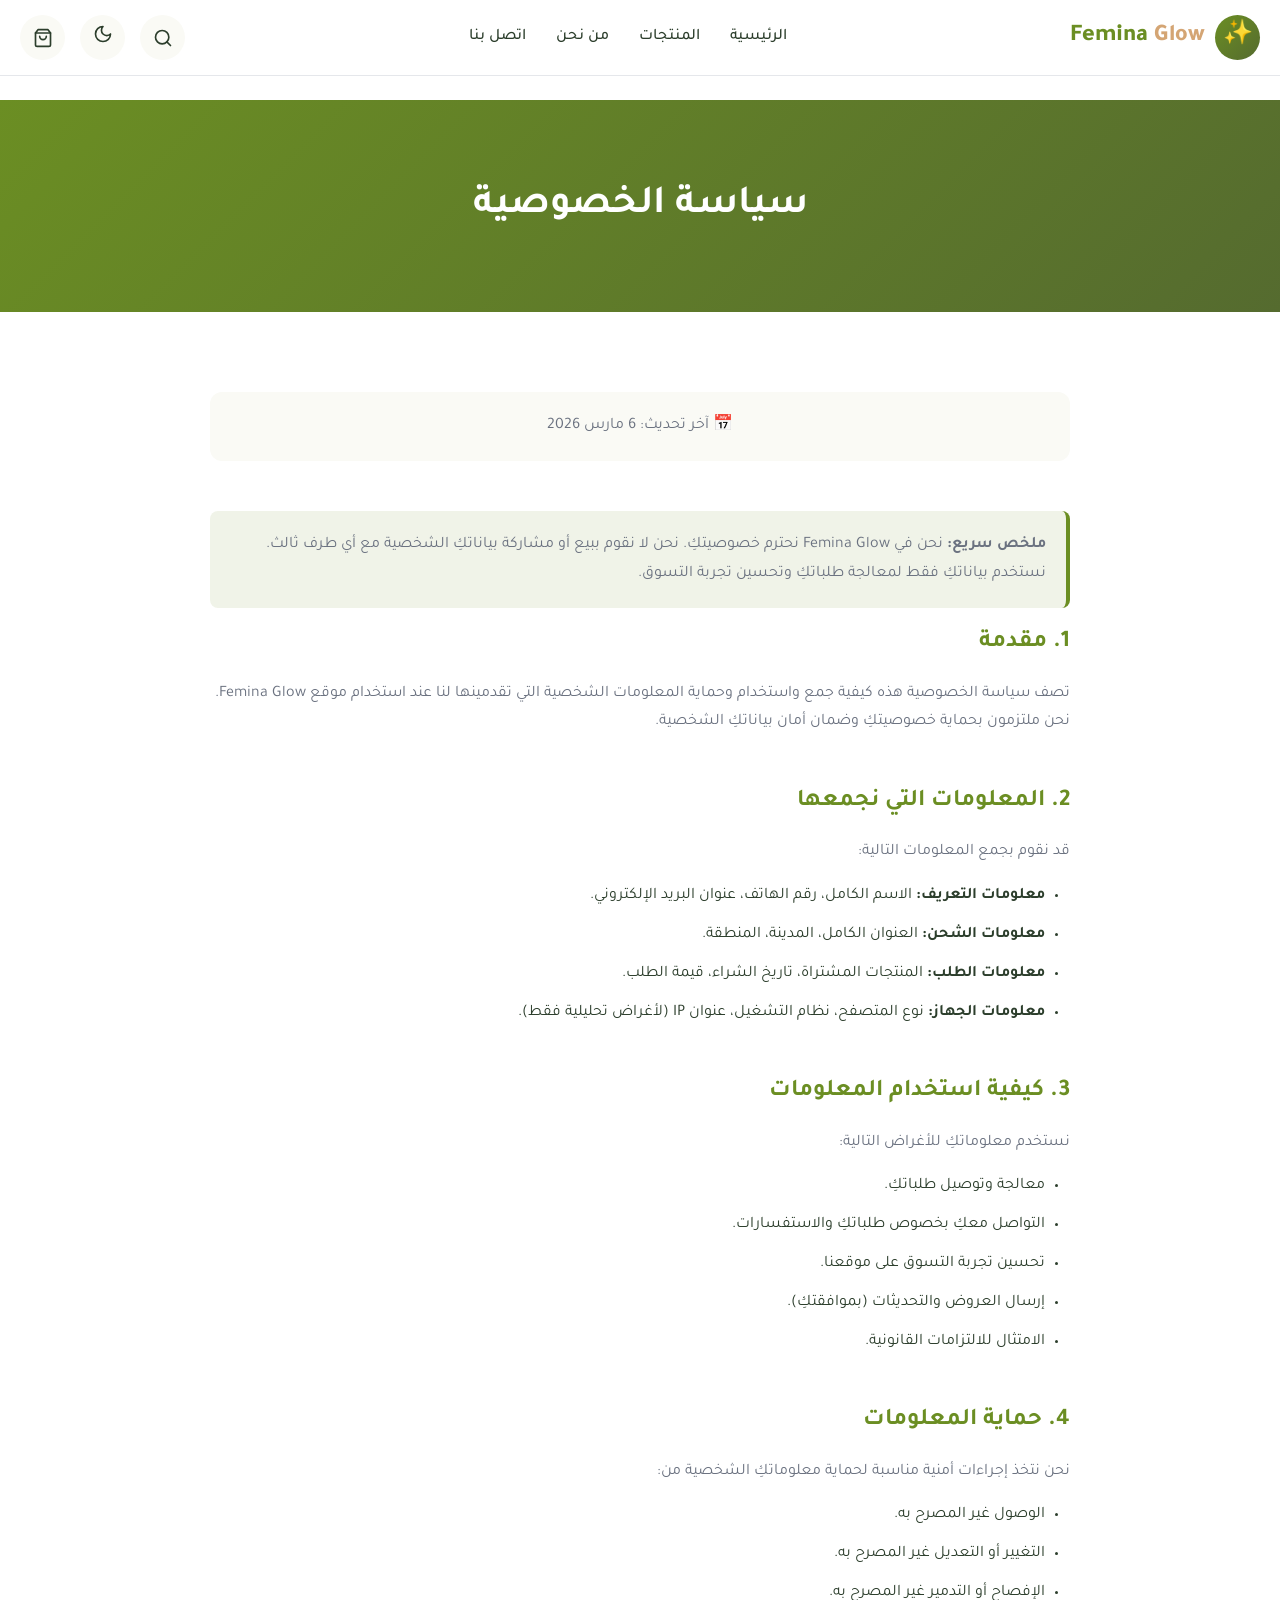
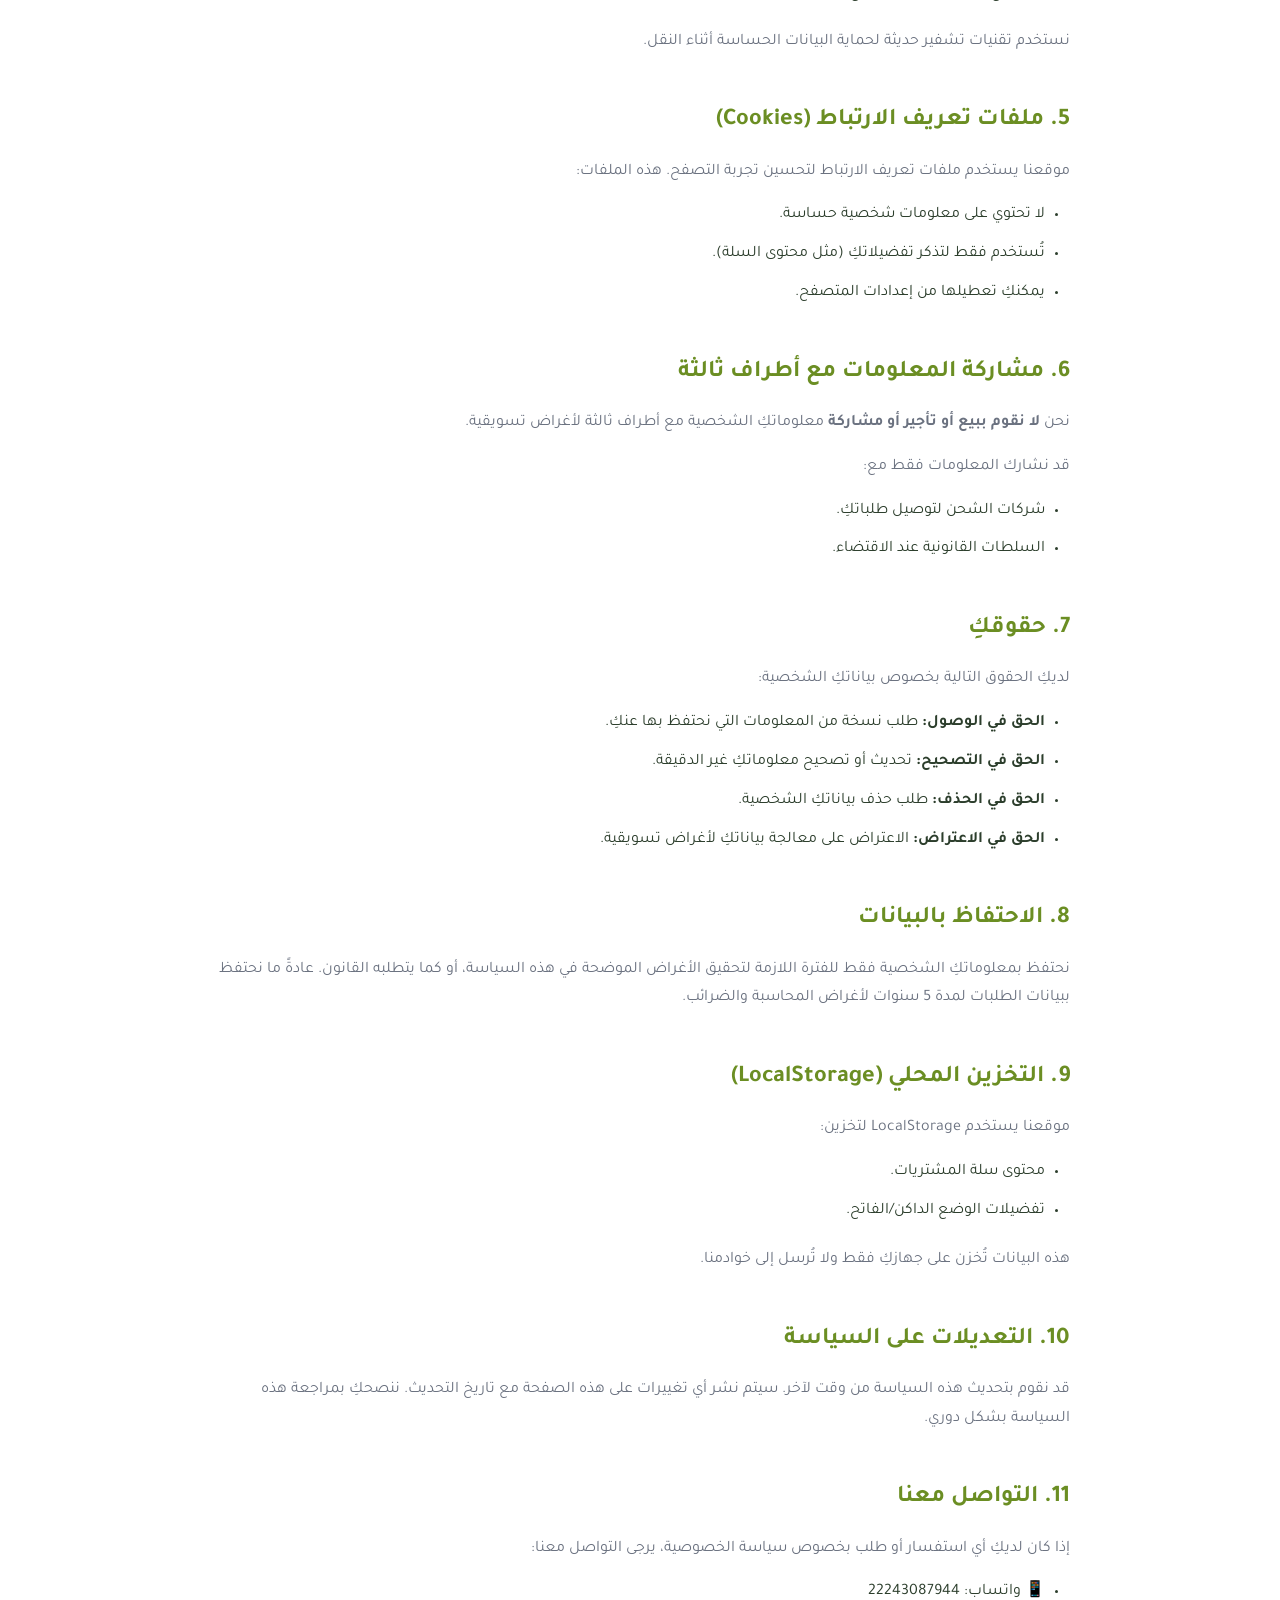
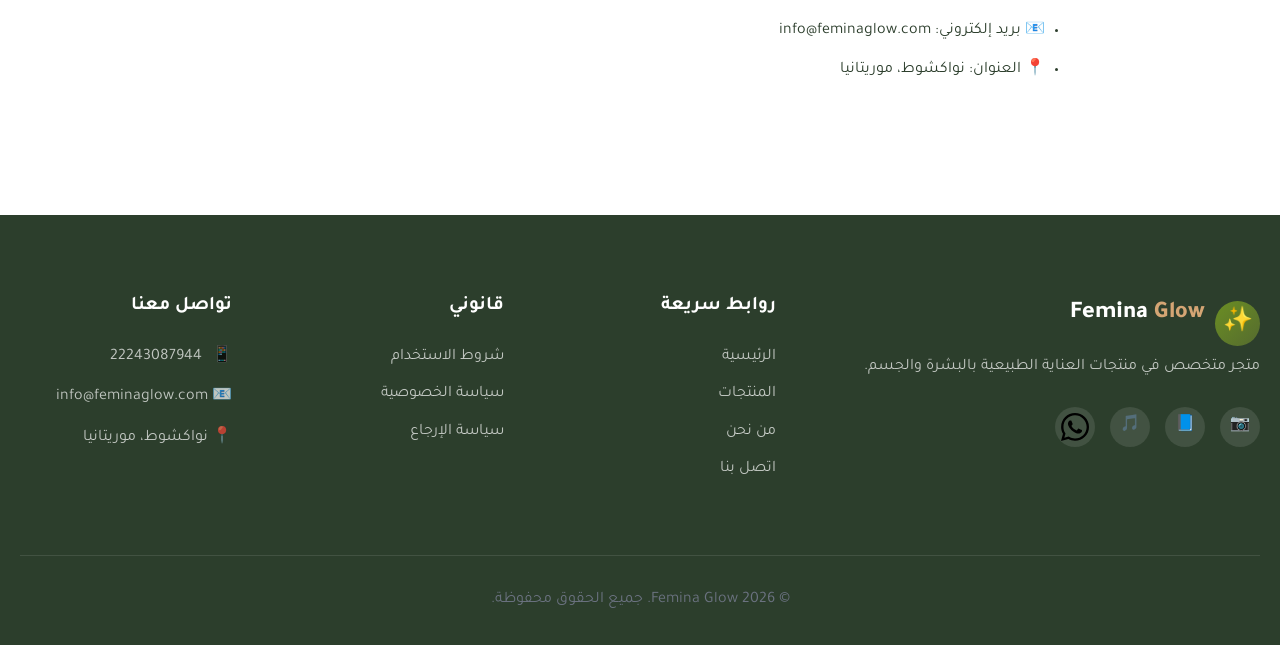
<file: privacy.html>
<!DOCTYPE html>
<html lang="ar" dir="rtl">
<head>
  <meta charset="UTF-8">
  <meta name="viewport" content="width=device-width, initial-scale=1.0">
  <title>سياسة الخصوصية - Femina Glow</title>
  
  <meta name="description" content="سياسة الخصوصية لمتجر Femina Glow - كيف نحمي بياناتكِ الشخصية">
  
  <link rel="preconnect" href="https://fonts.googleapis.com">
  <link rel="preconnect" href="https://fonts.gstatic.com" crossorigin>
  <link href="https://fonts.googleapis.com/css2?family=Tajawal:wght@300;400;500;700;800&display=swap" rel="stylesheet">
  
  <link rel="stylesheet" href="css/style.css">
  
  <style>
    .legal-page {
      padding-top: 100px;
      min-height: 100vh;
    }
    
    .legal-hero {
      background: linear-gradient(135deg, var(--primary) 0%, var(--primary-dark) 100%);
      color: white;
      padding: 80px 0;
      text-align: center;
    }
    
    .legal-hero h1 {
      color: white;
      font-size: 2.5rem;
    }
    
    .legal-content {
      padding: 80px 0;
      max-width: 900px;
      margin: 0 auto;
    }
    
    .legal-section {
      margin-bottom: 50px;
    }
    
    .legal-section h2 {
      color: var(--primary);
      margin-bottom: 20px;
      font-size: 1.5rem;
    }
    
    .legal-section p {
      margin-bottom: 15px;
      line-height: 1.8;
    }
    
    .legal-section ul {
      list-style: disc;
      padding-right: 25px;
      margin-bottom: 20px;
    }
    
    .legal-section li {
      margin-bottom: 10px;
      line-height: 1.8;
    }
    
    .last-updated {
      background: var(--background-alt);
      padding: 20px;
      border-radius: var(--radius);
      text-align: center;
      margin-bottom: 50px;
      color: var(--text-secondary);
    }
    
    .dark-mode .last-updated {
      background: var(--background);
    }
    
    .privacy-highlight {
      background: rgba(107, 142, 35, 0.1);
      border-right: 4px solid var(--primary);
      padding: 20px;
      border-radius: var(--radius-sm);
      margin: 20px 0;
    }
  </style>
</head>
<body>
  <!-- Header -->
  <header class="header" id="header">
    <div class="container">
      <div class="header-inner">
        <a href="index.html" class="logo">
          <div class="logo-icon">✨</div>
          <span class="logo-text">Femina <span>Glow</span></span>
        </a>
        
        <nav class="nav-menu" id="navMenu">
          <a href="index.html" class="nav-link">الرئيسية</a>
          <a href="products.html" class="nav-link">المنتجات</a>
          <a href="about.html" class="nav-link">من نحن</a>
          <a href="contact.html" class="nav-link">اتصل بنا</a>
        </nav>
        
        <div class="header-actions">
          <button class="icon-btn" onclick="openSearch()" aria-label="بحث">
            <svg xmlns="http://www.w3.org/2000/svg" width="20" height="20" viewBox="0 0 24 24" fill="none" stroke="currentColor" stroke-width="2" stroke-linecap="round" stroke-linejoin="round"><circle cx="11" cy="11" r="8"></circle><path d="m21 21-4.35-4.35"></path></svg>
          </button>
          <button class="icon-btn" onclick="toggleDarkMode()" aria-label="تبديل الوضع الداكن">
            <span id="darkModeIcon">🌙</span>
          </button>
          <button class="icon-btn" onclick="openCart()" aria-label="السلة">
            <svg xmlns="http://www.w3.org/2000/svg" width="20" height="20" viewBox="0 0 24 24" fill="none" stroke="currentColor" stroke-width="2" stroke-linecap="round" stroke-linejoin="round"><path d="M6 2L3 6v14a2 2 0 0 0 2 2h14a2 2 0 0 0 2-2V6l-3-4z"></path><line x1="3" y1="6" x2="21" y2="6"></line><path d="M16 10a4 4 0 0 1-8 0"></path></svg>
            <span class="cart-counter" id="cartCounter" style="display: none;">0</span>
          </button>
          <button class="menu-toggle" id="menuToggle" onclick="toggleMenu()" aria-label="القائمة">
            <span></span>
            <span></span>
            <span></span>
          </button>
        </div>
      </div>
    </div>
  </header>

  <!-- Legal Page -->
  <main class="legal-page">
    <!-- Hero -->
    <section class="legal-hero">
      <div class="container">
        <h1>سياسة الخصوصية</h1>
      </div>
    </section>
    
    <!-- Content -->
    <section class="legal-content">
      <div class="container">
        <div class="last-updated">
          <p>📅 آخر تحديث: 6 مارس 2026</p>
        </div>
        
        <div class="privacy-highlight">
          <p><strong>ملخص سريع:</strong> نحن في Femina Glow نحترم خصوصيتكِ. نحن لا نقوم ببيع أو مشاركة بياناتكِ الشخصية مع أي طرف ثالث. نستخدم بياناتكِ فقط لمعالجة طلباتكِ وتحسين تجربة التسوق.</p>
        </div>
        
        <div class="legal-section">
          <h2>1. مقدمة</h2>
          <p>تصف سياسة الخصوصية هذه كيفية جمع واستخدام وحماية المعلومات الشخصية التي تقدمينها لنا عند استخدام موقع Femina Glow. نحن ملتزمون بحماية خصوصيتكِ وضمان أمان بياناتكِ الشخصية.</p>
        </div>
        
        <div class="legal-section">
          <h2>2. المعلومات التي نجمعها</h2>
          <p>قد نقوم بجمع المعلومات التالية:</p>
          <ul>
            <li><strong>معلومات التعريف:</strong> الاسم الكامل، رقم الهاتف، عنوان البريد الإلكتروني.</li>
            <li><strong>معلومات الشحن:</strong> العنوان الكامل، المدينة، المنطقة.</li>
            <li><strong>معلومات الطلب:</strong> المنتجات المشتراة، تاريخ الشراء، قيمة الطلب.</li>
            <li><strong>معلومات الجهاز:</strong> نوع المتصفح، نظام التشغيل، عنوان IP (لأغراض تحليلية فقط).</li>
          </ul>
        </div>
        
        <div class="legal-section">
          <h2>3. كيفية استخدام المعلومات</h2>
          <p>نستخدم معلوماتكِ للأغراض التالية:</p>
          <ul>
            <li>معالجة وتوصيل طلباتكِ.</li>
            <li>التواصل معكِ بخصوص طلباتكِ والاستفسارات.</li>
            <li>تحسين تجربة التسوق على موقعنا.</li>
            <li>إرسال العروض والتحديثات (بموافقتكِ).</li>
            <li>الامتثال للالتزامات القانونية.</li>
          </ul>
        </div>
        
        <div class="legal-section">
          <h2>4. حماية المعلومات</h2>
          <p>نحن نتخذ إجراءات أمنية مناسبة لحماية معلوماتكِ الشخصية من:</p>
          <ul>
            <li>الوصول غير المصرح به.</li>
            <li>التغيير أو التعديل غير المصرح به.</li>
            <li>الإفصاح أو التدمير غير المصرح به.</li>
          </ul>
          <p>نستخدم تقنيات تشفير حديثة لحماية البيانات الحساسة أثناء النقل.</p>
        </div>
        
        <div class="legal-section">
          <h2>5. ملفات تعريف الارتباط (Cookies)</h2>
          <p>موقعنا يستخدم ملفات تعريف الارتباط لتحسين تجربة التصفح. هذه الملفات:</p>
          <ul>
            <li>لا تحتوي على معلومات شخصية حساسة.</li>
            <li>تُستخدم فقط لتذكر تفضيلاتكِ (مثل محتوى السلة).</li>
            <li>يمكنكِ تعطيلها من إعدادات المتصفح.</li>
          </ul>
        </div>
        
        <div class="legal-section">
          <h2>6. مشاركة المعلومات مع أطراف ثالثة</h2>
          <p>نحن <strong>لا نقوم ببيع أو تأجير أو مشاركة</strong> معلوماتكِ الشخصية مع أطراف ثالثة لأغراض تسويقية.</p>
          <p>قد نشارك المعلومات فقط مع:</p>
          <ul>
            <li>شركات الشحن لتوصيل طلباتكِ.</li>
            <li>السلطات القانونية عند الاقتضاء.</li>
          </ul>
        </div>
        
        <div class="legal-section">
          <h2>7. حقوقكِ</h2>
          <p>لديكِ الحقوق التالية بخصوص بياناتكِ الشخصية:</p>
          <ul>
            <li><strong>الحق في الوصول:</strong> طلب نسخة من المعلومات التي نحتفظ بها عنكِ.</li>
            <li><strong>الحق في التصحيح:</strong> تحديث أو تصحيح معلوماتكِ غير الدقيقة.</li>
            <li><strong>الحق في الحذف:</strong> طلب حذف بياناتكِ الشخصية.</li>
            <li><strong>الحق في الاعتراض:</strong> الاعتراض على معالجة بياناتكِ لأغراض تسويقية.</li>
          </ul>
        </div>
        
        <div class="legal-section">
          <h2>8. الاحتفاظ بالبيانات</h2>
          <p>نحتفظ بمعلوماتكِ الشخصية فقط للفترة اللازمة لتحقيق الأغراض الموضحة في هذه السياسة، أو كما يتطلبه القانون. عادةً ما نحتفظ ببيانات الطلبات لمدة 5 سنوات لأغراض المحاسبة والضرائب.</p>
        </div>
        
        <div class="legal-section">
          <h2>9. التخزين المحلي (LocalStorage)</h2>
          <p>موقعنا يستخدم LocalStorage لتخزين:</p>
          <ul>
            <li>محتوى سلة المشتريات.</li>
            <li>تفضيلات الوضع الداكن/الفاتح.</li>
          </ul>
          <p>هذه البيانات تُخزن على جهازكِ فقط ولا تُرسل إلى خوادمنا.</p>
        </div>
        
        <div class="legal-section">
          <h2>10. التعديلات على السياسة</h2>
          <p>قد نقوم بتحديث هذه السياسة من وقت لآخر. سيتم نشر أي تغييرات على هذه الصفحة مع تاريخ التحديث. ننصحكِ بمراجعة هذه السياسة بشكل دوري.</p>
        </div>
        
        <div class="legal-section">
          <h2>11. التواصل معنا</h2>
          <p>إذا كان لديكِ أي استفسار أو طلب بخصوص سياسة الخصوصية، يرجى التواصل معنا:</p>
          <ul>
            <li>📱 واتساب: <a href="https://wa.me/22243087944">22243087944</a></li>
            <li>📧 بريد إلكتروني: info@feminaglow.com</li>
            <li>📍 العنوان: نواكشوط، موريتانيا</li>
          </ul>
        </div>
      </div>
    </section>
  </main>

  <!-- Footer -->
  <footer class="footer">
    <div class="container">
      <div class="footer-grid">
        <div class="footer-brand">
          <a href="index.html" class="logo">
            <div class="logo-icon">✨</div>
            <span class="logo-text">Femina <span>Glow</span></span>
          </a>
          <p>متجر متخصص في منتجات العناية الطبيعية بالبشرة والجسم.</p>
          <div class="footer-social">
            <a href="#">📷</a>
            <a href="#">📘</a>
            <a href="#">🎵</a>
            <a href="https://wa.me/22243087944">
              <svg xmlns="http://www.w3.org/2000/svg" viewBox="0 0 640 640"><!--!Font Awesome Free v7.2.0 by @fontawesome - https://fontawesome.com License - https://fontawesome.com/license/free Copyright 2026 Fonticons, Inc.--><path d="M476.9 161.1C435 119.1 379.2 96 319.9 96C197.5 96 97.9 195.6 97.9 318C97.9 357.1 108.1 395.3 127.5 429L96 544L213.7 513.1C246.1 530.8 282.6 540.1 319.8 540.1L319.9 540.1C442.2 540.1 544 440.5 544 318.1C544 258.8 518.8 203.1 476.9 161.1zM319.9 502.7C286.7 502.7 254.2 493.8 225.9 477L219.2 473L149.4 491.3L168 423.2L163.6 416.2C145.1 386.8 135.4 352.9 135.4 318C135.4 216.3 218.2 133.5 320 133.5C369.3 133.5 415.6 152.7 450.4 187.6C485.2 222.5 506.6 268.8 506.5 318.1C506.5 419.9 421.6 502.7 319.9 502.7zM421.1 364.5C415.6 361.7 388.3 348.3 383.2 346.5C378.1 344.6 374.4 343.7 370.7 349.3C367 354.9 356.4 367.3 353.1 371.1C349.9 374.8 346.6 375.3 341.1 372.5C308.5 356.2 287.1 343.4 265.6 306.5C259.9 296.7 271.3 297.4 281.9 276.2C283.7 272.5 282.8 269.3 281.4 266.5C280 263.7 268.9 236.4 264.3 225.3C259.8 214.5 255.2 216 251.8 215.8C248.6 215.6 244.9 215.6 241.2 215.6C237.5 215.6 231.5 217 226.4 222.5C221.3 228.1 207 241.5 207 268.8C207 296.1 226.9 322.5 229.6 326.2C232.4 329.9 268.7 385.9 324.4 410C359.6 425.2 373.4 426.5 391 423.9C401.7 422.3 423.8 410.5 428.4 397.5C433 384.5 433 373.4 431.6 371.1C430.3 368.6 426.6 367.2 421.1 364.5z"/></svg>
            </a>
          </div>
        </div>
        <div class="footer-column">
          <h4 class="footer-title">روابط سريعة</h4>
          <ul class="footer-links">
            <li><a href="index.html">الرئيسية</a></li>
            <li><a href="products.html">المنتجات</a></li>
            <li><a href="about.html">من نحن</a></li>
            <li><a href="contact.html">اتصل بنا</a></li>
          </ul>
        </div>
        <div class="footer-column">
          <h4 class="footer-title">قانوني</h4>
          <ul class="footer-links">
            <li><a href="terms.html">شروط الاستخدام</a></li>
            <li><a href="privacy.html">سياسة الخصوصية</a></li>
            <li><a href="return-policy.html">سياسة الإرجاع</a></li>
          </ul>
        </div>
        <div class="footer-column">
          <h4 class="footer-title">تواصل معنا</h4>
          <ul class="footer-contact">
            <li>📱 <a href="https://wa.me/22243087944">22243087944</a></li>
            <li>📧 info@feminaglow.com</li>
            <li>📍 نواكشوط، موريتانيا</li>
          </ul>
        </div>
      </div>
      <div class="footer-bottom">
        <p>&copy; 2026 Femina Glow. جميع الحقوق محفوظة.</p>
      </div>
    </div>
  </footer>

  <!-- Cart Sidebar -->
  <div class="cart-overlay" id="cartOverlay" onclick="closeCart()"></div>
  <div class="cart-sidebar" id="cartSidebar">
    <div class="cart-header">
      <h3>🛒 سلة المشتريات</h3>
      <button class="close-cart" onclick="closeCart()">×</button>
    </div>
    <div class="cart-items" id="cartItems"></div>
    <div class="cart-footer">
      <div class="cart-total">
        <span>المجموع:</span>
        <span class="cart-total-value" id="cartTotal">0 MUR</span>
      </div>
      <button class="checkout-btn" onclick="sendOrderToWhatsApp()">
        <svg xmlns="http://www.w3.org/2000/svg" width="24" height="24" viewBox="0 0 24 24" fill="currentColor"><path d="M17.472 14.382c-.297-.149-1.758-.867-2.03-.967-.273-.099-.471-.148-.67.15-.197.297-.767.966-.94 1.164-.173.199-.347.223-.644.075-.297-.15-1.255-.463-2.39-1.475-.883-.788-1.48-1.761-1.653-2.059-.173-.297-.018-.458.13-.606.134-.133.298-.347.446-.52.149-.174.198-.298.298-.497.099-.198.05-.371-.025-.52-.075-.149-.669-1.612-.916-2.207-.242-.579-.487-.5-.669-.51-.173-.008-.371-.01-.57-.01-.198 0-.52.074-.792.372-.272.297-1.04 1.016-1.04 2.479 0 1.462 1.065 2.875 1.213 3.074.149.198 2.096 3.2 5.077 4.487.709.306 1.262.489 1.694.625.712.227 1.36.195 1.871.118.571-.085 1.758-.719 2.006-1.413.248-.694.248-1.289.173-1.413-.074-.124-.272-.198-.57-.347m-5.421 7.403h-.004a9.87 9.87 0 01-5.031-1.378l-.361-.214-3.741.982.998-3.648-.235-.374a9.86 9.86 0 01-1.51-5.26c.001-5.45 4.436-9.884 9.888-9.884 2.64 0 5.122 1.03 6.988 2.898a9.825 9.825 0 012.893 6.994c-.003 5.45-4.437 9.884-9.885 9.884m8.413-18.297A11.815 11.815 0 0012.05 0C5.495 0 .16 5.335.157 11.892c0 2.096.547 4.142 1.588 5.945L.057 24l6.305-1.654a11.882 11.882 0 005.683 1.448h.005c6.554 0 11.89-5.335 11.893-11.893a11.821 11.821 0 00-3.48-8.413z"/></svg>
        <span>إتمام الطلب عبر واتساب</span>
      </button>
      <button class="clear-cart" onclick="cartManager.clearCart()">إفراغ السلة</button>
    </div>
  </div>

  <!-- Search Modal -->
  <div class="search-overlay" id="searchOverlay" onclick="closeSearch()">
    <div class="search-container" onclick="event.stopPropagation()">
      <div class="search-input-wrapper">
        <svg xmlns="http://www.w3.org/2000/svg" width="24" height="24" viewBox="0 0 24 24" fill="none" stroke="currentColor" stroke-width="2" stroke-linecap="round" stroke-linejoin="round"><circle cx="11" cy="11" r="8"></circle><path d="m21 21-4.35-4.35"></path></svg>
        <input type="text" id="searchInput" placeholder="ابحثي عن منتج..." autocomplete="off">
        <button onclick="closeSearch()">✕</button>
      </div>
      <div class="search-results" id="searchResults"></div>
    </div>
  </div>

  <div class="toast-container"></div>

  <script src="js/main.js"></script>
</body>
</html>
</file>
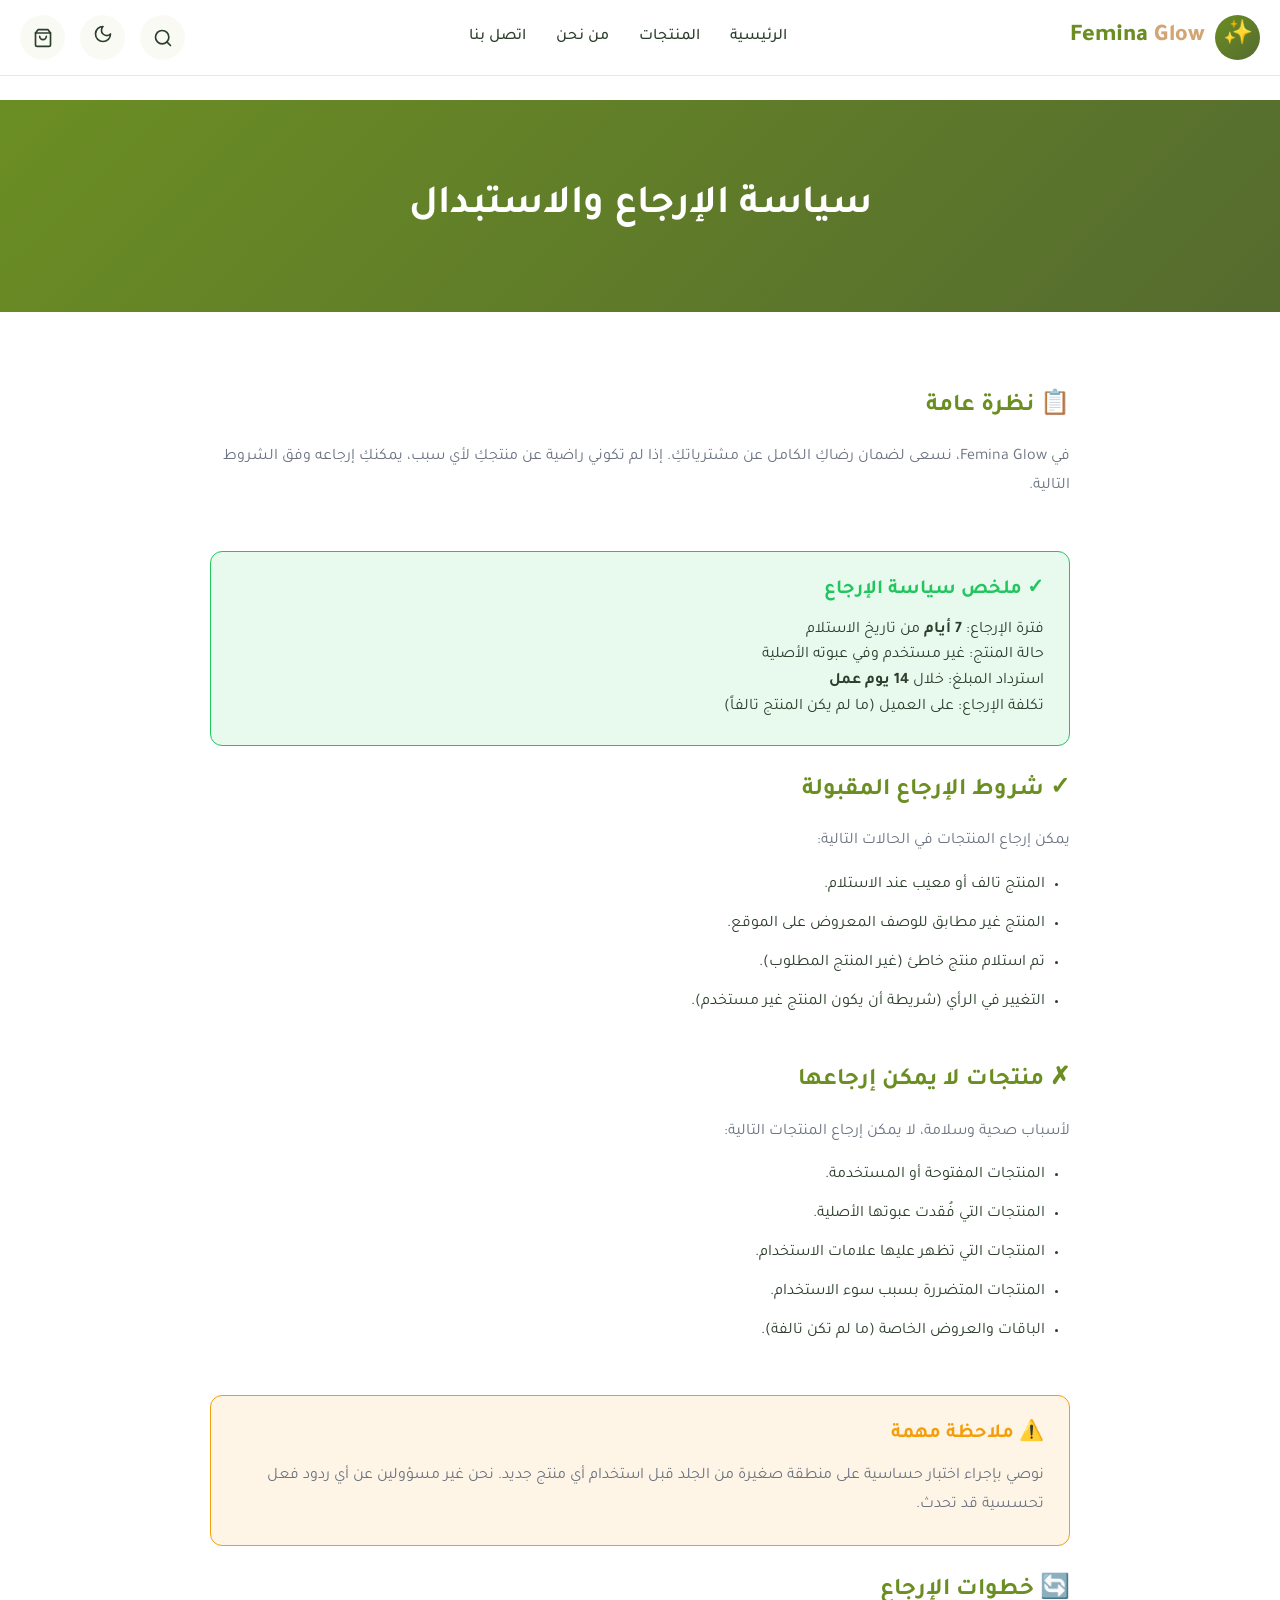
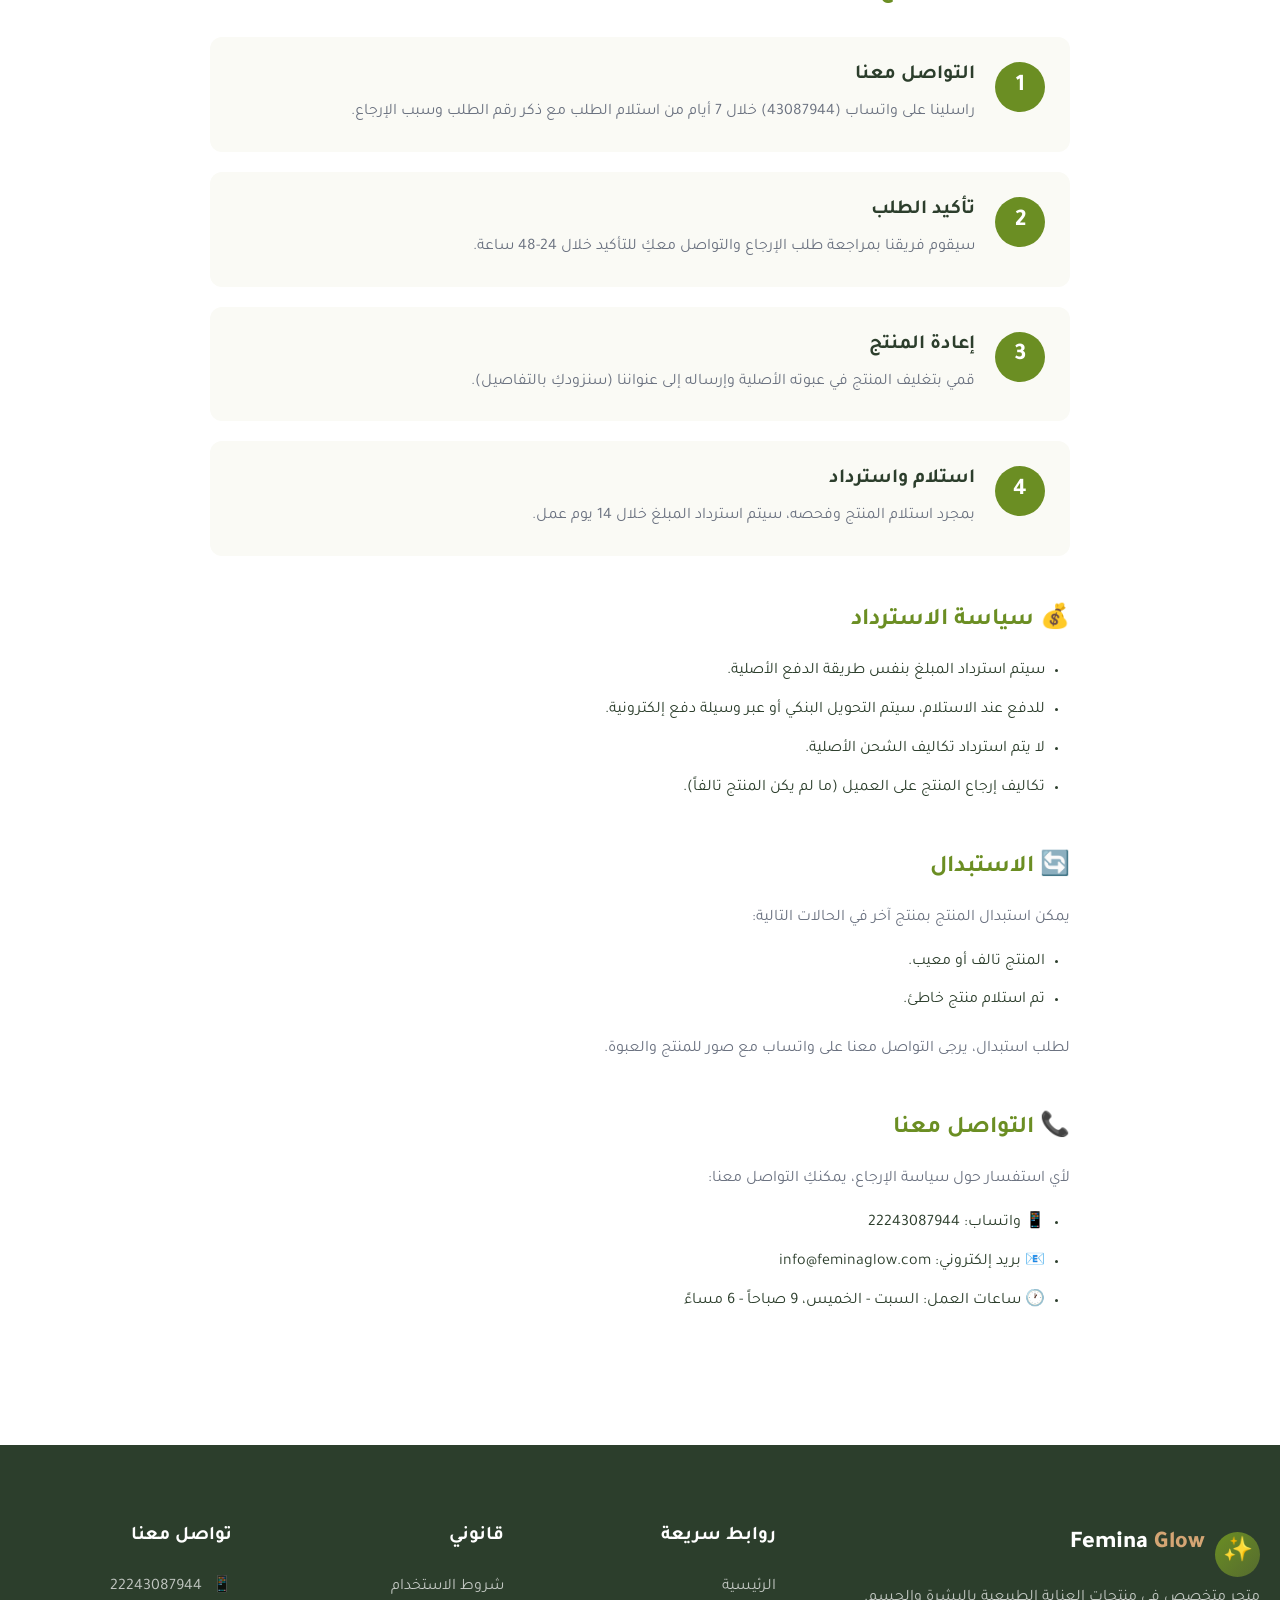
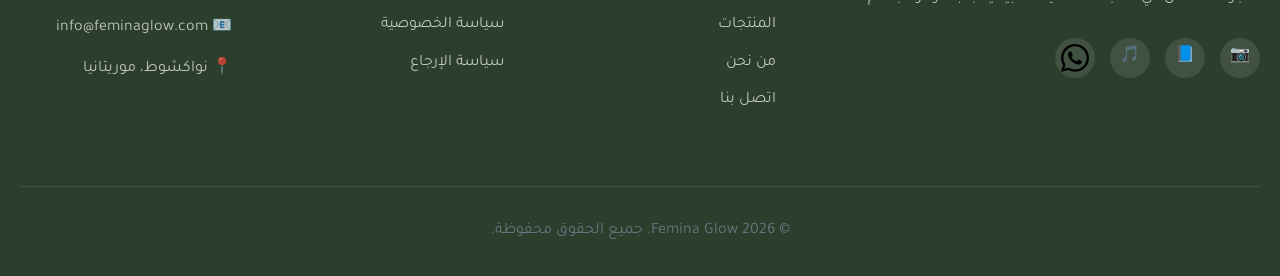
<file: return-policy.html>
<!DOCTYPE html>
<html lang="ar" dir="rtl">
<head>
  <meta charset="UTF-8">
  <meta name="viewport" content="width=device-width, initial-scale=1.0">
  <title>سياسة الإرجاع - Femina Glow</title>
  
  <meta name="description" content="سياسة الإرجاع والاستبدال لمتجر Femina Glow">
  
  <link rel="preconnect" href="https://fonts.googleapis.com">
  <link rel="preconnect" href="https://fonts.gstatic.com" crossorigin>
  <link href="https://fonts.googleapis.com/css2?family=Tajawal:wght@300;400;500;700;800&display=swap" rel="stylesheet">
  
  <link rel="stylesheet" href="css/style.css">
  
  <style>
    .legal-page {
      padding-top: 100px;
      min-height: 100vh;
    }
    
    .legal-hero {
      background: linear-gradient(135deg, var(--primary) 0%, var(--primary-dark) 100%);
      color: white;
      padding: 80px 0;
      text-align: center;
    }
    
    .legal-hero h1 {
      color: white;
      font-size: 2.5rem;
    }
    
    .legal-content {
      padding: 80px 0;
      max-width: 900px;
      margin: 0 auto;
    }
    
    .legal-section {
      margin-bottom: 50px;
    }
    
    .legal-section h2 {
      color: var(--primary);
      margin-bottom: 20px;
      font-size: 1.5rem;
    }
    
    .legal-section p {
      margin-bottom: 15px;
      line-height: 1.8;
    }
    
    .legal-section ul {
      list-style: disc;
      padding-right: 25px;
      margin-bottom: 20px;
    }
    
    .legal-section li {
      margin-bottom: 10px;
      line-height: 1.8;
    }
    
    .process-steps {
      display: flex;
      flex-direction: column;
      gap: 20px;
      margin: 30px 0;
    }
    
    .process-step {
      display: flex;
      align-items: flex-start;
      gap: 20px;
      padding: 25px;
      background: var(--background-alt);
      border-radius: var(--radius);
    }
    
    .dark-mode .process-step {
      background: var(--background);
    }
    
    .step-number {
      width: 50px;
      height: 50px;
      background: var(--primary);
      color: white;
      border-radius: 50%;
      display: flex;
      align-items: center;
      justify-content: center;
      font-size: 1.5rem;
      font-weight: 700;
      flex-shrink: 0;
    }
    
    .step-content h4 {
      margin-bottom: 10px;
    }
    
    .step-content p {
      color: var(--text-secondary);
      margin: 0;
    }
    
    .highlight-box {
      background: rgba(34, 197, 94, 0.1);
      border: 1px solid var(--success);
      border-radius: var(--radius);
      padding: 25px;
      margin: 30px 0;
    }
    
    .highlight-box.warning {
      background: rgba(245, 158, 11, 0.1);
      border-color: var(--warning);
    }
    
    .highlight-box h4 {
      color: var(--success);
      margin-bottom: 15px;
    }
    
    .highlight-box.warning h4 {
      color: var(--warning);
    }
  </style>
</head>
<body>
  <!-- Header -->
  <header class="header" id="header">
    <div class="container">
      <div class="header-inner">
        <a href="index.html" class="logo">
          <div class="logo-icon">✨</div>
          <span class="logo-text">Femina <span>Glow</span></span>
        </a>
        
        <nav class="nav-menu" id="navMenu">
          <a href="index.html" class="nav-link">الرئيسية</a>
          <a href="products.html" class="nav-link">المنتجات</a>
          <a href="about.html" class="nav-link">من نحن</a>
          <a href="contact.html" class="nav-link">اتصل بنا</a>
        </nav>
        
        <div class="header-actions">
          <button class="icon-btn" onclick="openSearch()" aria-label="بحث">
            <svg xmlns="http://www.w3.org/2000/svg" width="20" height="20" viewBox="0 0 24 24" fill="none" stroke="currentColor" stroke-width="2" stroke-linecap="round" stroke-linejoin="round"><circle cx="11" cy="11" r="8"></circle><path d="m21 21-4.35-4.35"></path></svg>
          </button>
          <button class="icon-btn" onclick="toggleDarkMode()" aria-label="تبديل الوضع الداكن">
            <span id="darkModeIcon">🌙</span>
          </button>
          <button class="icon-btn" onclick="openCart()" aria-label="السلة">
            <svg xmlns="http://www.w3.org/2000/svg" width="20" height="20" viewBox="0 0 24 24" fill="none" stroke="currentColor" stroke-width="2" stroke-linecap="round" stroke-linejoin="round"><path d="M6 2L3 6v14a2 2 0 0 0 2 2h14a2 2 0 0 0 2-2V6l-3-4z"></path><line x1="3" y1="6" x2="21" y2="6"></line><path d="M16 10a4 4 0 0 1-8 0"></path></svg>
            <span class="cart-counter" id="cartCounter" style="display: none;">0</span>
          </button>
          <button class="menu-toggle" id="menuToggle" onclick="toggleMenu()" aria-label="القائمة">
            <span></span>
            <span></span>
            <span></span>
          </button>
        </div>
      </div>
    </div>
  </header>

  <!-- Legal Page -->
  <main class="legal-page">
    <!-- Hero -->
    <section class="legal-hero">
      <div class="container">
        <h1>سياسة الإرجاع والاستبدال</h1>
      </div>
    </section>
    
    <!-- Content -->
    <section class="legal-content">
      <div class="container">
        <div class="legal-section">
          <h2>📋 نظرة عامة</h2>
          <p>في Femina Glow، نسعى لضمان رضاكِ الكامل عن مشترياتكِ. إذا لم تكوني راضية عن منتجكِ لأي سبب، يمكنكِ إرجاعه وفق الشروط التالية.</p>
        </div>
        
        <div class="highlight-box">
          <h4>✓ ملخص سياسة الإرجاع</h4>
          <ul>
            <li>فترة الإرجاع: <strong>7 أيام</strong> من تاريخ الاستلام</li>
            <li>حالة المنتج: غير مستخدم وفي عبوته الأصلية</li>
            <li>استرداد المبلغ: خلال <strong>14 يوم عمل</strong></li>
            <li>تكلفة الإرجاع: على العميل (ما لم يكن المنتج تالفاً)</li>
          </ul>
        </div>
        
        <div class="legal-section">
          <h2>✓ شروط الإرجاع المقبولة</h2>
          <p>يمكن إرجاع المنتجات في الحالات التالية:</p>
          <ul>
            <li>المنتج تالف أو معيب عند الاستلام.</li>
            <li>المنتج غير مطابق للوصف المعروض على الموقع.</li>
            <li>تم استلام منتج خاطئ (غير المنتج المطلوب).</li>
            <li>التغيير في الرأي (شريطة أن يكون المنتج غير مستخدم).</li>
          </ul>
        </div>
        
        <div class="legal-section">
          <h2>✗ منتجات لا يمكن إرجاعها</h2>
          <p>لأسباب صحية وسلامة، لا يمكن إرجاع المنتجات التالية:</p>
          <ul>
            <li>المنتجات المفتوحة أو المستخدمة.</li>
            <li>المنتجات التي فُقدت عبوتها الأصلية.</li>
            <li>المنتجات التي تظهر عليها علامات الاستخدام.</li>
            <li>المنتجات المتضررة بسبب سوء الاستخدام.</li>
            <li>الباقات والعروض الخاصة (ما لم تكن تالفة).</li>
          </ul>
        </div>
        
        <div class="highlight-box warning">
          <h4>⚠️ ملاحظة مهمة</h4>
          <p>نوصي بإجراء اختبار حساسية على منطقة صغيرة من الجلد قبل استخدام أي منتج جديد. نحن غير مسؤولين عن أي ردود فعل تحسسية قد تحدث.</p>
        </div>
        
        <div class="legal-section">
          <h2>🔄 خطوات الإرجاع</h2>
          <div class="process-steps">
            <div class="process-step">
              <div class="step-number">1</div>
              <div class="step-content">
                <h4>التواصل معنا</h4>
                <p>راسلينا على واتساب (43087944) خلال 7 أيام من استلام الطلب مع ذكر رقم الطلب وسبب الإرجاع.</p>
              </div>
            </div>
            <div class="process-step">
              <div class="step-number">2</div>
              <div class="step-content">
                <h4>تأكيد الطلب</h4>
                <p>سيقوم فريقنا بمراجعة طلب الإرجاع والتواصل معكِ للتأكيد خلال 24-48 ساعة.</p>
              </div>
            </div>
            <div class="process-step">
              <div class="step-number">3</div>
              <div class="step-content">
                <h4>إعادة المنتج</h4>
                <p>قمي بتغليف المنتج في عبوته الأصلية وإرساله إلى عنواننا (سنزودكِ بالتفاصيل).</p>
              </div>
            </div>
            <div class="process-step">
              <div class="step-number">4</div>
              <div class="step-content">
                <h4>استلام واسترداد</h4>
                <p>بمجرد استلام المنتج وفحصه، سيتم استرداد المبلغ خلال 14 يوم عمل.</p>
              </div>
            </div>
          </div>
        </div>
        
        <div class="legal-section">
          <h2>💰 سياسة الاسترداد</h2>
          <ul>
            <li>سيتم استرداد المبلغ بنفس طريقة الدفع الأصلية.</li>
            <li>للدفع عند الاستلام، سيتم التحويل البنكي أو عبر وسيلة دفع إلكترونية.</li>
            <li>لا يتم استرداد تكاليف الشحن الأصلية.</li>
            <li>تكاليف إرجاع المنتج على العميل (ما لم يكن المنتج تالفاً).</li>
          </ul>
        </div>
        
        <div class="legal-section">
          <h2>🔄 الاستبدال</h2>
          <p>يمكن استبدال المنتج بمنتج آخر في الحالات التالية:</p>
          <ul>
            <li>المنتج تالف أو معيب.</li>
            <li>تم استلام منتج خاطئ.</li>
          </ul>
          <p>لطلب استبدال، يرجى التواصل معنا على واتساب مع صور للمنتج والعبوة.</p>
        </div>
        
        <div class="legal-section">
          <h2>📞 التواصل معنا</h2>
          <p>لأي استفسار حول سياسة الإرجاع، يمكنكِ التواصل معنا:</p>
          <ul>
            <li>📱 واتساب: <a href="https://wa.me/22243087944">22243087944</a></li>
            <li>📧 بريد إلكتروني: info@feminaglow.com</li>
            <li>🕐 ساعات العمل: السبت - الخميس، 9 صباحاً - 6 مساءً</li>
          </ul>
        </div>
      </div>
    </section>
  </main>

  <!-- Footer -->
  <footer class="footer">
    <div class="container">
      <div class="footer-grid">
        <div class="footer-brand">
          <a href="index.html" class="logo">
            <div class="logo-icon">✨</div>
            <span class="logo-text">Femina <span>Glow</span></span>
          </a>
          <p>متجر متخصص في منتجات العناية الطبيعية بالبشرة والجسم.</p>
          <div class="footer-social">
            <a href="#">📷</a>
            <a href="#">📘</a>
            <a href="#">🎵</a>
            <a href="https://wa.me/22243087944">
              <svg xmlns="http://www.w3.org/2000/svg" viewBox="0 0 640 640"><!--!Font Awesome Free v7.2.0 by @fontawesome - https://fontawesome.com License - https://fontawesome.com/license/free Copyright 2026 Fonticons, Inc.--><path d="M476.9 161.1C435 119.1 379.2 96 319.9 96C197.5 96 97.9 195.6 97.9 318C97.9 357.1 108.1 395.3 127.5 429L96 544L213.7 513.1C246.1 530.8 282.6 540.1 319.8 540.1L319.9 540.1C442.2 540.1 544 440.5 544 318.1C544 258.8 518.8 203.1 476.9 161.1zM319.9 502.7C286.7 502.7 254.2 493.8 225.9 477L219.2 473L149.4 491.3L168 423.2L163.6 416.2C145.1 386.8 135.4 352.9 135.4 318C135.4 216.3 218.2 133.5 320 133.5C369.3 133.5 415.6 152.7 450.4 187.6C485.2 222.5 506.6 268.8 506.5 318.1C506.5 419.9 421.6 502.7 319.9 502.7zM421.1 364.5C415.6 361.7 388.3 348.3 383.2 346.5C378.1 344.6 374.4 343.7 370.7 349.3C367 354.9 356.4 367.3 353.1 371.1C349.9 374.8 346.6 375.3 341.1 372.5C308.5 356.2 287.1 343.4 265.6 306.5C259.9 296.7 271.3 297.4 281.9 276.2C283.7 272.5 282.8 269.3 281.4 266.5C280 263.7 268.9 236.4 264.3 225.3C259.8 214.5 255.2 216 251.8 215.8C248.6 215.6 244.9 215.6 241.2 215.6C237.5 215.6 231.5 217 226.4 222.5C221.3 228.1 207 241.5 207 268.8C207 296.1 226.9 322.5 229.6 326.2C232.4 329.9 268.7 385.9 324.4 410C359.6 425.2 373.4 426.5 391 423.9C401.7 422.3 423.8 410.5 428.4 397.5C433 384.5 433 373.4 431.6 371.1C430.3 368.6 426.6 367.2 421.1 364.5z"/></svg>
            </a>
          </div>
        </div>
        <div class="footer-column">
          <h4 class="footer-title">روابط سريعة</h4>
          <ul class="footer-links">
            <li><a href="index.html">الرئيسية</a></li>
            <li><a href="products.html">المنتجات</a></li>
            <li><a href="about.html">من نحن</a></li>
            <li><a href="contact.html">اتصل بنا</a></li>
          </ul>
        </div>
        <div class="footer-column">
          <h4 class="footer-title">قانوني</h4>
          <ul class="footer-links">
            <li><a href="terms.html">شروط الاستخدام</a></li>
            <li><a href="privacy.html">سياسة الخصوصية</a></li>
            <li><a href="return-policy.html">سياسة الإرجاع</a></li>
          </ul>
        </div>
        <div class="footer-column">
          <h4 class="footer-title">تواصل معنا</h4>
          <ul class="footer-contact">
            <li>📱 <a href="https://wa.me/22243087944">22243087944</a></li>
            <li>📧 info@feminaglow.com</li>
            <li>📍 نواكشوط، موريتانيا</li>
          </ul>
        </div>
      </div>
      <div class="footer-bottom">
        <p>&copy; 2026 Femina Glow. جميع الحقوق محفوظة.</p>
      </div>
    </div>
  </footer>

  <!-- Cart Sidebar -->
  <div class="cart-overlay" id="cartOverlay" onclick="closeCart()"></div>
  <div class="cart-sidebar" id="cartSidebar">
    <div class="cart-header">
      <h3>🛒 سلة المشتريات</h3>
      <button class="close-cart" onclick="closeCart()">×</button>
    </div>
    <div class="cart-items" id="cartItems"></div>
    <div class="cart-footer">
      <div class="cart-total">
        <span>المجموع:</span>
        <span class="cart-total-value" id="cartTotal">0 MUR</span>
      </div>
      <button class="checkout-btn" onclick="sendOrderToWhatsApp()">
        <svg xmlns="http://www.w3.org/2000/svg" width="24" height="24" viewBox="0 0 24 24" fill="currentColor"><path d="M17.472 14.382c-.297-.149-1.758-.867-2.03-.967-.273-.099-.471-.148-.67.15-.197.297-.767.966-.94 1.164-.173.199-.347.223-.644.075-.297-.15-1.255-.463-2.39-1.475-.883-.788-1.48-1.761-1.653-2.059-.173-.297-.018-.458.13-.606.134-.133.298-.347.446-.52.149-.174.198-.298.298-.497.099-.198.05-.371-.025-.52-.075-.149-.669-1.612-.916-2.207-.242-.579-.487-.5-.669-.51-.173-.008-.371-.01-.57-.01-.198 0-.52.074-.792.372-.272.297-1.04 1.016-1.04 2.479 0 1.462 1.065 2.875 1.213 3.074.149.198 2.096 3.2 5.077 4.487.709.306 1.262.489 1.694.625.712.227 1.36.195 1.871.118.571-.085 1.758-.719 2.006-1.413.248-.694.248-1.289.173-1.413-.074-.124-.272-.198-.57-.347m-5.421 7.403h-.004a9.87 9.87 0 01-5.031-1.378l-.361-.214-3.741.982.998-3.648-.235-.374a9.86 9.86 0 01-1.51-5.26c.001-5.45 4.436-9.884 9.888-9.884 2.64 0 5.122 1.03 6.988 2.898a9.825 9.825 0 012.893 6.994c-.003 5.45-4.437 9.884-9.885 9.884m8.413-18.297A11.815 11.815 0 0012.05 0C5.495 0 .16 5.335.157 11.892c0 2.096.547 4.142 1.588 5.945L.057 24l6.305-1.654a11.882 11.882 0 005.683 1.448h.005c6.554 0 11.89-5.335 11.893-11.893a11.821 11.821 0 00-3.48-8.413z"/></svg>
        <span>إتمام الطلب عبر واتساب</span>
      </button>
      <button class="clear-cart" onclick="cartManager.clearCart()">إفراغ السلة</button>
    </div>
  </div>

  <!-- Search Modal -->
  <div class="search-overlay" id="searchOverlay" onclick="closeSearch()">
    <div class="search-container" onclick="event.stopPropagation()">
      <div class="search-input-wrapper">
        <svg xmlns="http://www.w3.org/2000/svg" width="24" height="24" viewBox="0 0 24 24" fill="none" stroke="currentColor" stroke-width="2" stroke-linecap="round" stroke-linejoin="round"><circle cx="11" cy="11" r="8"></circle><path d="m21 21-4.35-4.35"></path></svg>
        <input type="text" id="searchInput" placeholder="ابحثي عن منتج..." autocomplete="off">
        <button onclick="closeSearch()">✕</button>
      </div>
      <div class="search-results" id="searchResults"></div>
    </div>
  </div>

  <div class="toast-container"></div>

  <script src="js/main.js"></script>
</body>
</html>
</file>
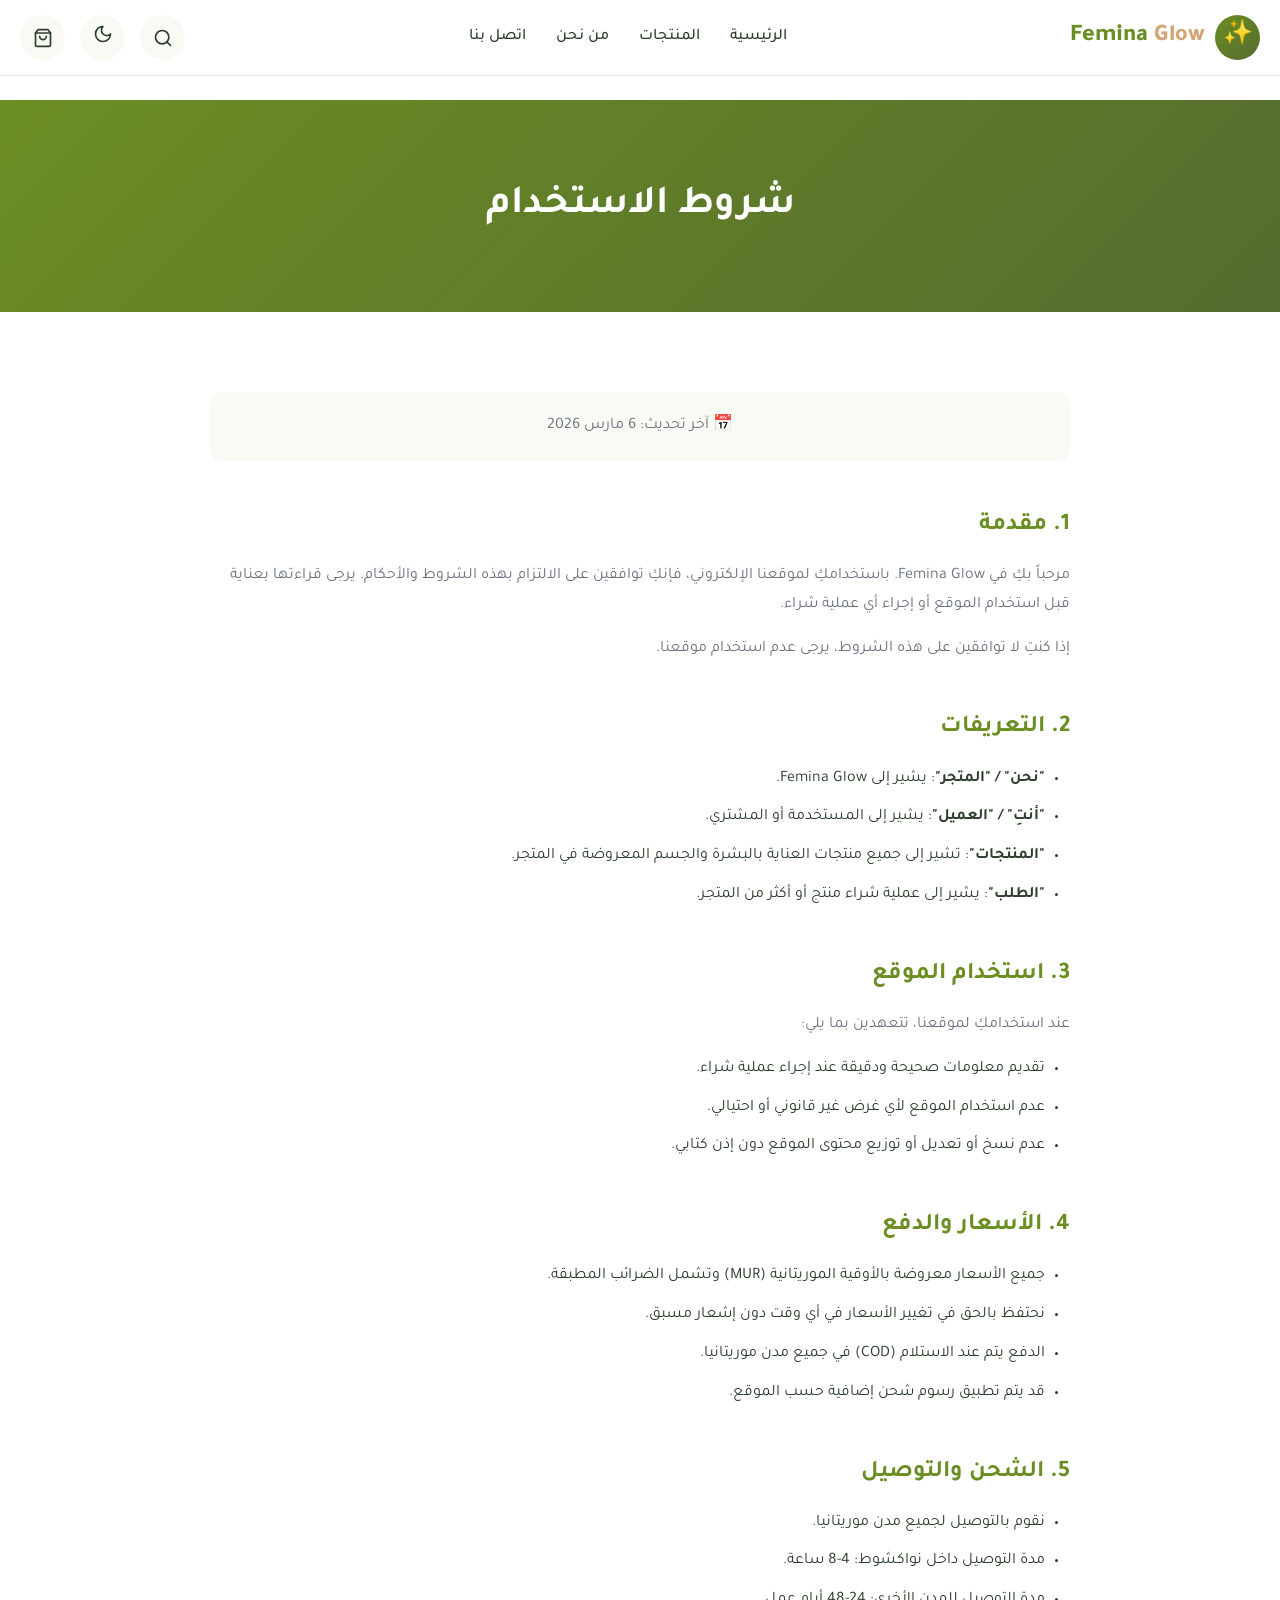
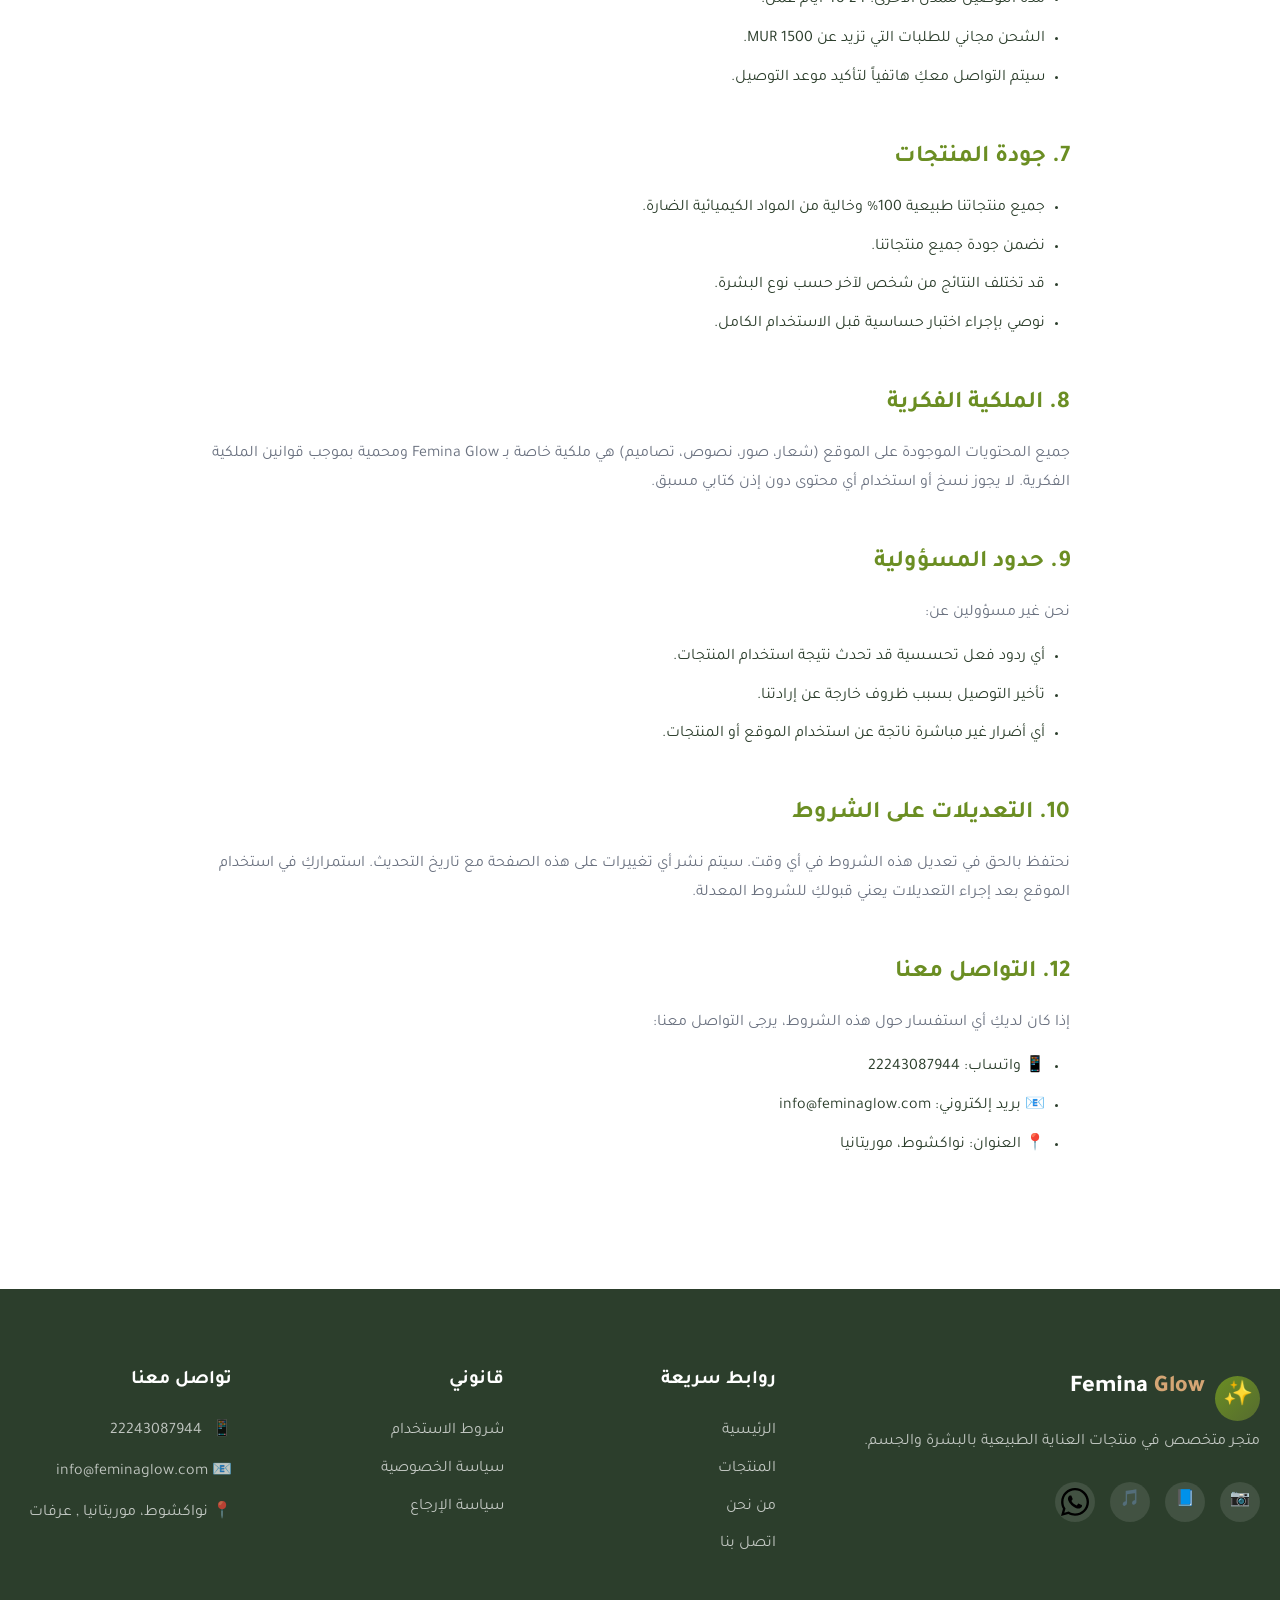
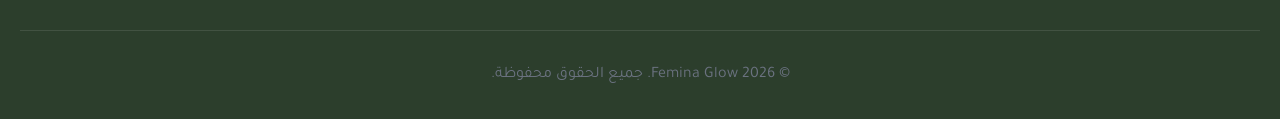
<file: terms.html>
<!DOCTYPE html>
<html lang="ar" dir="rtl">
<head>
  <meta charset="UTF-8">
  <meta name="viewport" content="width=device-width, initial-scale=1.0">
  <title>شروط الاستخدام - Femina Glow</title>
  
  <meta name="description" content="شروط وأحكام استخدام متجر Femina Glow">
  
  <link rel="preconnect" href="https://fonts.googleapis.com">
  <link rel="preconnect" href="https://fonts.gstatic.com" crossorigin>
  <link href="https://fonts.googleapis.com/css2?family=Tajawal:wght@300;400;500;700;800&display=swap" rel="stylesheet">
  
  <link rel="stylesheet" href="css/style.css">
  
  <style>
    .legal-page {
      padding-top: 100px;
      min-height: 100vh;
    }
    
    .legal-hero {
      background: linear-gradient(135deg, var(--primary) 0%, var(--primary-dark) 100%);
      color: white;
      padding: 80px 0;
      text-align: center;
    }
    
    .legal-hero h1 {
      color: white;
      font-size: 2.5rem;
    }
    
    .legal-content {
      padding: 80px 0;
      max-width: 900px;
      margin: 0 auto;
    }
    
    .legal-section {
      margin-bottom: 50px;
    }
    
    .legal-section h2 {
      color: var(--primary);
      margin-bottom: 20px;
      font-size: 1.5rem;
    }
    
    .legal-section p {
      margin-bottom: 15px;
      line-height: 1.8;
    }
    
    .legal-section ul {
      list-style: disc;
      padding-right: 25px;
      margin-bottom: 20px;
    }
    
    .legal-section li {
      margin-bottom: 10px;
      line-height: 1.8;
    }
    
    .last-updated {
      background: var(--background-alt);
      padding: 20px;
      border-radius: var(--radius);
      text-align: center;
      margin-bottom: 50px;
      color: var(--text-secondary);
    }
    
    .dark-mode .last-updated {
      background: var(--background);
    }
  </style>
</head>
<body>
  <!-- Header -->
  <header class="header" id="header">
    <div class="container">
      <div class="header-inner">
        <a href="index.html" class="logo">
          <div class="logo-icon">✨</div>
          <span class="logo-text">Femina <span>Glow</span></span>
        </a>
        
        <nav class="nav-menu" id="navMenu">
          <a href="index.html" class="nav-link">الرئيسية</a>
          <a href="products.html" class="nav-link">المنتجات</a>
          <a href="about.html" class="nav-link">من نحن</a>
          <a href="contact.html" class="nav-link">اتصل بنا</a>
        </nav>
        
        <div class="header-actions">
          <button class="icon-btn" onclick="openSearch()" aria-label="بحث">
            <svg xmlns="http://www.w3.org/2000/svg" width="20" height="20" viewBox="0 0 24 24" fill="none" stroke="currentColor" stroke-width="2" stroke-linecap="round" stroke-linejoin="round"><circle cx="11" cy="11" r="8"></circle><path d="m21 21-4.35-4.35"></path></svg>
          </button>
          <button class="icon-btn" onclick="toggleDarkMode()" aria-label="تبديل الوضع الداكن">
            <span id="darkModeIcon">🌙</span>
          </button>
          <button class="icon-btn" onclick="openCart()" aria-label="السلة">
            <svg xmlns="http://www.w3.org/2000/svg" width="20" height="20" viewBox="0 0 24 24" fill="none" stroke="currentColor" stroke-width="2" stroke-linecap="round" stroke-linejoin="round"><path d="M6 2L3 6v14a2 2 0 0 0 2 2h14a2 2 0 0 0 2-2V6l-3-4z"></path><line x1="3" y1="6" x2="21" y2="6"></line><path d="M16 10a4 4 0 0 1-8 0"></path></svg>
            <span class="cart-counter" id="cartCounter" style="display: none;">0</span>
          </button>
          <button class="menu-toggle" id="menuToggle" onclick="toggleMenu()" aria-label="القائمة">
            <span></span>
            <span></span>
            <span></span>
          </button>
        </div>
      </div>
    </div>
  </header>

  <!-- Legal Page -->
  <main class="legal-page">
    <!-- Hero -->
    <section class="legal-hero">
      <div class="container">
        <h1>شروط الاستخدام</h1>
      </div>
    </section>
    
    <!-- Content -->
    <section class="legal-content">
      <div class="container">
        <div class="last-updated">
          <p>📅 آخر تحديث: 6 مارس 2026</p>
        </div>
        
        <div class="legal-section">
          <h2>1. مقدمة</h2>
          <p>مرحباً بكِ في Femina Glow. باستخدامكِ لموقعنا الإلكتروني، فإنكِ توافقين على الالتزام بهذه الشروط والأحكام. يرجى قراءتها بعناية قبل استخدام الموقع أو إجراء أي عملية شراء.</p>
          <p>إذا كنتِ لا توافقين على هذه الشروط، يرجى عدم استخدام موقعنا.</p>
        </div>
        
        <div class="legal-section">
          <h2>2. التعريفات</h2>
          <ul>
            <li><strong>"نحن" / "المتجر"</strong>: يشير إلى Femina Glow.</li>
            <li><strong>"أنتِ" / "العميل"</strong>: يشير إلى المستخدمة أو المشتري.</li>
            <li><strong>"المنتجات"</strong>: تشير إلى جميع منتجات العناية بالبشرة والجسم المعروضة في المتجر.</li>
            <li><strong>"الطلب"</strong>: يشير إلى عملية شراء منتج أو أكثر من المتجر.</li>
          </ul>
        </div>
        
        <div class="legal-section">
          <h2>3. استخدام الموقع</h2>
          <p>عند استخدامكِ لموقعنا، تتعهدين بما يلي:</p>
          <ul>
            
            <li>تقديم معلومات صحيحة ودقيقة عند إجراء عملية شراء.</li>
            <li>عدم استخدام الموقع لأي غرض غير قانوني أو احتيالي.</li>
           
            <li>عدم نسخ أو تعديل أو توزيع محتوى الموقع دون إذن كتابي.</li>
          </ul>
        </div>
        
        <div class="legal-section">
          <h2>4. الأسعار والدفع</h2>
          <ul>
            <li>جميع الأسعار معروضة بالأوقية الموريتانية (MUR) وتشمل الضرائب المطبقة.</li>
            <li>نحتفظ بالحق في تغيير الأسعار في أي وقت دون إشعار مسبق.</li>
            <li>الدفع يتم عند الاستلام (COD) في جميع مدن موريتانيا.</li>
            <li>قد يتم تطبيق رسوم شحن إضافية حسب الموقع.</li>
          </ul>
        </div>
        
        <div class="legal-section">
          <h2>5. الشحن والتوصيل</h2>
          <ul>
            <li>نقوم بالتوصيل لجميع مدن موريتانيا.</li>
            <li>مدة التوصيل داخل نواكشوط: 4-8 ساعة.</li>
            <li>مدة التوصيل للمدن الأخرى: 24-48 أيام عمل.</li>
            <li>الشحن مجاني للطلبات التي تزيد عن 1500 MUR.</li>
            <li>سيتم التواصل معكِ هاتفياً لتأكيد موعد التوصيل.</li>
          </ul>
        </div>
        
        
        <div class="legal-section">
          <h2>7. جودة المنتجات</h2>
          <ul>
            <li>جميع منتجاتنا طبيعية 100% وخالية من المواد الكيميائية الضارة.</li>
            <li>نضمن جودة جميع منتجاتنا.</li>
            <li>قد تختلف النتائج من شخص لآخر حسب نوع البشرة.</li>
            <li>نوصي بإجراء اختبار حساسية قبل الاستخدام الكامل.</li>
          </ul>
        </div>
        
        <div class="legal-section">
          <h2>8. الملكية الفكرية</h2>
          <p>جميع المحتويات الموجودة على الموقع (شعار، صور، نصوص، تصاميم) هي ملكية خاصة بـ Femina Glow ومحمية بموجب قوانين الملكية الفكرية. لا يجوز نسخ أو استخدام أي محتوى دون إذن كتابي مسبق.</p>
        </div>
        
        <div class="legal-section">
          <h2>9. حدود المسؤولية</h2>
          <p>نحن غير مسؤولين عن:</p>
          <ul>
            <li>أي ردود فعل تحسسية قد تحدث نتيجة استخدام المنتجات.</li>
            <li>تأخير التوصيل بسبب ظروف خارجة عن إرادتنا.</li>
            <li>أي أضرار غير مباشرة ناتجة عن استخدام الموقع أو المنتجات.</li>
          </ul>
        </div>
        
        <div class="legal-section">
          <h2>10. التعديلات على الشروط</h2>
          <p>نحتفظ بالحق في تعديل هذه الشروط في أي وقت. سيتم نشر أي تغييرات على هذه الصفحة مع تاريخ التحديث. استمراركِ في استخدام الموقع بعد إجراء التعديلات يعني قبولكِ للشروط المعدلة.</p>
        </div>
        
        
        <div class="legal-section">
          <h2>12. التواصل معنا</h2>
          <p>إذا كان لديكِ أي استفسار حول هذه الشروط، يرجى التواصل معنا:</p>
          <ul>
            <li>📱 واتساب: <a href="https://wa.me/22243087944">22243087944</a></li>
            <li>📧 بريد إلكتروني: info@feminaglow.com</li>
            <li>📍 العنوان:  نواكشوط، موريتانيا</li>
          </ul>
        </div>
      </div>
    </section>
  </main>

  <!-- Footer -->
  <footer class="footer">
    <div class="container">
      <div class="footer-grid">
        <div class="footer-brand">
          <a href="index.html" class="logo">
            <div class="logo-icon">✨</div>
            <span class="logo-text">Femina <span>Glow</span></span>
          </a>
          <p>متجر متخصص في منتجات العناية الطبيعية بالبشرة والجسم.</p>
          <div class="footer-social">
            <a href="#">📷</a>
            <a href="#">📘</a>
            <a href="#">🎵</a>
            <a href="https://wa.me/22243087944">
              <svg xmlns="http://www.w3.org/2000/svg" viewBox="0 0 640 640" style="color: green;"><!--!Font Awesome Free v7.2.0 by @fontawesome - https://fontawesome.com License - https://fontawesome.com/license/free Copyright 2026 Fonticons, Inc.--><path d="M476.9 161.1C435 119.1 379.2 96 319.9 96C197.5 96 97.9 195.6 97.9 318C97.9 357.1 108.1 395.3 127.5 429L96 544L213.7 513.1C246.1 530.8 282.6 540.1 319.8 540.1L319.9 540.1C442.2 540.1 544 440.5 544 318.1C544 258.8 518.8 203.1 476.9 161.1zM319.9 502.7C286.7 502.7 254.2 493.8 225.9 477L219.2 473L149.4 491.3L168 423.2L163.6 416.2C145.1 386.8 135.4 352.9 135.4 318C135.4 216.3 218.2 133.5 320 133.5C369.3 133.5 415.6 152.7 450.4 187.6C485.2 222.5 506.6 268.8 506.5 318.1C506.5 419.9 421.6 502.7 319.9 502.7zM421.1 364.5C415.6 361.7 388.3 348.3 383.2 346.5C378.1 344.6 374.4 343.7 370.7 349.3C367 354.9 356.4 367.3 353.1 371.1C349.9 374.8 346.6 375.3 341.1 372.5C308.5 356.2 287.1 343.4 265.6 306.5C259.9 296.7 271.3 297.4 281.9 276.2C283.7 272.5 282.8 269.3 281.4 266.5C280 263.7 268.9 236.4 264.3 225.3C259.8 214.5 255.2 216 251.8 215.8C248.6 215.6 244.9 215.6 241.2 215.6C237.5 215.6 231.5 217 226.4 222.5C221.3 228.1 207 241.5 207 268.8C207 296.1 226.9 322.5 229.6 326.2C232.4 329.9 268.7 385.9 324.4 410C359.6 425.2 373.4 426.5 391 423.9C401.7 422.3 423.8 410.5 428.4 397.5C433 384.5 433 373.4 431.6 371.1C430.3 368.6 426.6 367.2 421.1 364.5z"/></svg>
            </a>
          </div>
        </div>
        <div class="footer-column">
          <h4 class="footer-title">روابط سريعة</h4>
          <ul class="footer-links">
            <li><a href="index.html">الرئيسية</a></li>
            <li><a href="products.html">المنتجات</a></li>
            <li><a href="about.html">من نحن</a></li>
            <li><a href="contact.html">اتصل بنا</a></li>
          </ul>
        </div>
        <div class="footer-column">
          <h4 class="footer-title">قانوني</h4>
          <ul class="footer-links">
            <li><a href="terms.html">شروط الاستخدام</a></li>
            <li><a href="privacy.html">سياسة الخصوصية</a></li>
            <li><a href="return-policy.html">سياسة الإرجاع</a></li>
          </ul>
        </div>
        <div class="footer-column">
          <h4 class="footer-title">تواصل معنا</h4>
          <ul class="footer-contact">
            <li>📱 <a href="https://wa.me/22243087944">22243087944</a></li>
            <li>📧 info@feminaglow.com</li>
            <li>📍 نواكشوط، موريتانيا , عرفات</li>
          </ul>
        </div>
      </div>
      <div class="footer-bottom">
        <p>&copy; 2026 Femina Glow. جميع الحقوق محفوظة.</p>
      </div>
    </div>
  </footer>

  <!-- Cart Sidebar -->
  <div class="cart-overlay" id="cartOverlay" onclick="closeCart()"></div>
  <div class="cart-sidebar" id="cartSidebar">
    <div class="cart-header">
      <h3>🛒 سلة المشتريات</h3>
      <button class="close-cart" onclick="closeCart()">×</button>
    </div>
    <div class="cart-items" id="cartItems"></div>
    <div class="cart-footer">
      <div class="cart-total">
        <span>المجموع:</span>
        <span class="cart-total-value" id="cartTotal">0 MUR</span>
      </div>
      <button class="checkout-btn" onclick="sendOrderToWhatsApp()">
        <svg xmlns="http://www.w3.org/2000/svg" width="24" height="24" viewBox="0 0 24 24" fill="currentColor"><path d="M17.472 14.382c-.297-.149-1.758-.867-2.03-.967-.273-.099-.471-.148-.67.15-.197.297-.767.966-.94 1.164-.173.199-.347.223-.644.075-.297-.15-1.255-.463-2.39-1.475-.883-.788-1.48-1.761-1.653-2.059-.173-.297-.018-.458.13-.606.134-.133.298-.347.446-.52.149-.174.198-.298.298-.497.099-.198.05-.371-.025-.52-.075-.149-.669-1.612-.916-2.207-.242-.579-.487-.5-.669-.51-.173-.008-.371-.01-.57-.01-.198 0-.52.074-.792.372-.272.297-1.04 1.016-1.04 2.479 0 1.462 1.065 2.875 1.213 3.074.149.198 2.096 3.2 5.077 4.487.709.306 1.262.489 1.694.625.712.227 1.36.195 1.871.118.571-.085 1.758-.719 2.006-1.413.248-.694.248-1.289.173-1.413-.074-.124-.272-.198-.57-.347m-5.421 7.403h-.004a9.87 9.87 0 01-5.031-1.378l-.361-.214-3.741.982.998-3.648-.235-.374a9.86 9.86 0 01-1.51-5.26c.001-5.45 4.436-9.884 9.888-9.884 2.64 0 5.122 1.03 6.988 2.898a9.825 9.825 0 012.893 6.994c-.003 5.45-4.437 9.884-9.885 9.884m8.413-18.297A11.815 11.815 0 0012.05 0C5.495 0 .16 5.335.157 11.892c0 2.096.547 4.142 1.588 5.945L.057 24l6.305-1.654a11.882 11.882 0 005.683 1.448h.005c6.554 0 11.89-5.335 11.893-11.893a11.821 11.821 0 00-3.48-8.413z"/></svg>
        <span>إتمام الطلب عبر واتساب</span>
      </button>
      <button class="clear-cart" onclick="cartManager.clearCart()">إفراغ السلة</button>
    </div>
  </div>

  <!-- Search Modal -->
  <div class="search-overlay" id="searchOverlay" onclick="closeSearch()">
    <div class="search-container" onclick="event.stopPropagation()">
      <div class="search-input-wrapper">
        <svg xmlns="http://www.w3.org/2000/svg" width="24" height="24" viewBox="0 0 24 24" fill="none" stroke="currentColor" stroke-width="2" stroke-linecap="round" stroke-linejoin="round"><circle cx="11" cy="11" r="8"></circle><path d="m21 21-4.35-4.35"></path></svg>
        <input type="text" id="searchInput" placeholder="ابحثي عن منتج..." autocomplete="off">
        <button onclick="closeSearch()">✕</button>
      </div>
      <div class="search-results" id="searchResults"></div>
    </div>
  </div>

  <div class="toast-container"></div>

  <script src="js/main.js"></script>
</body>
</html>
</file>
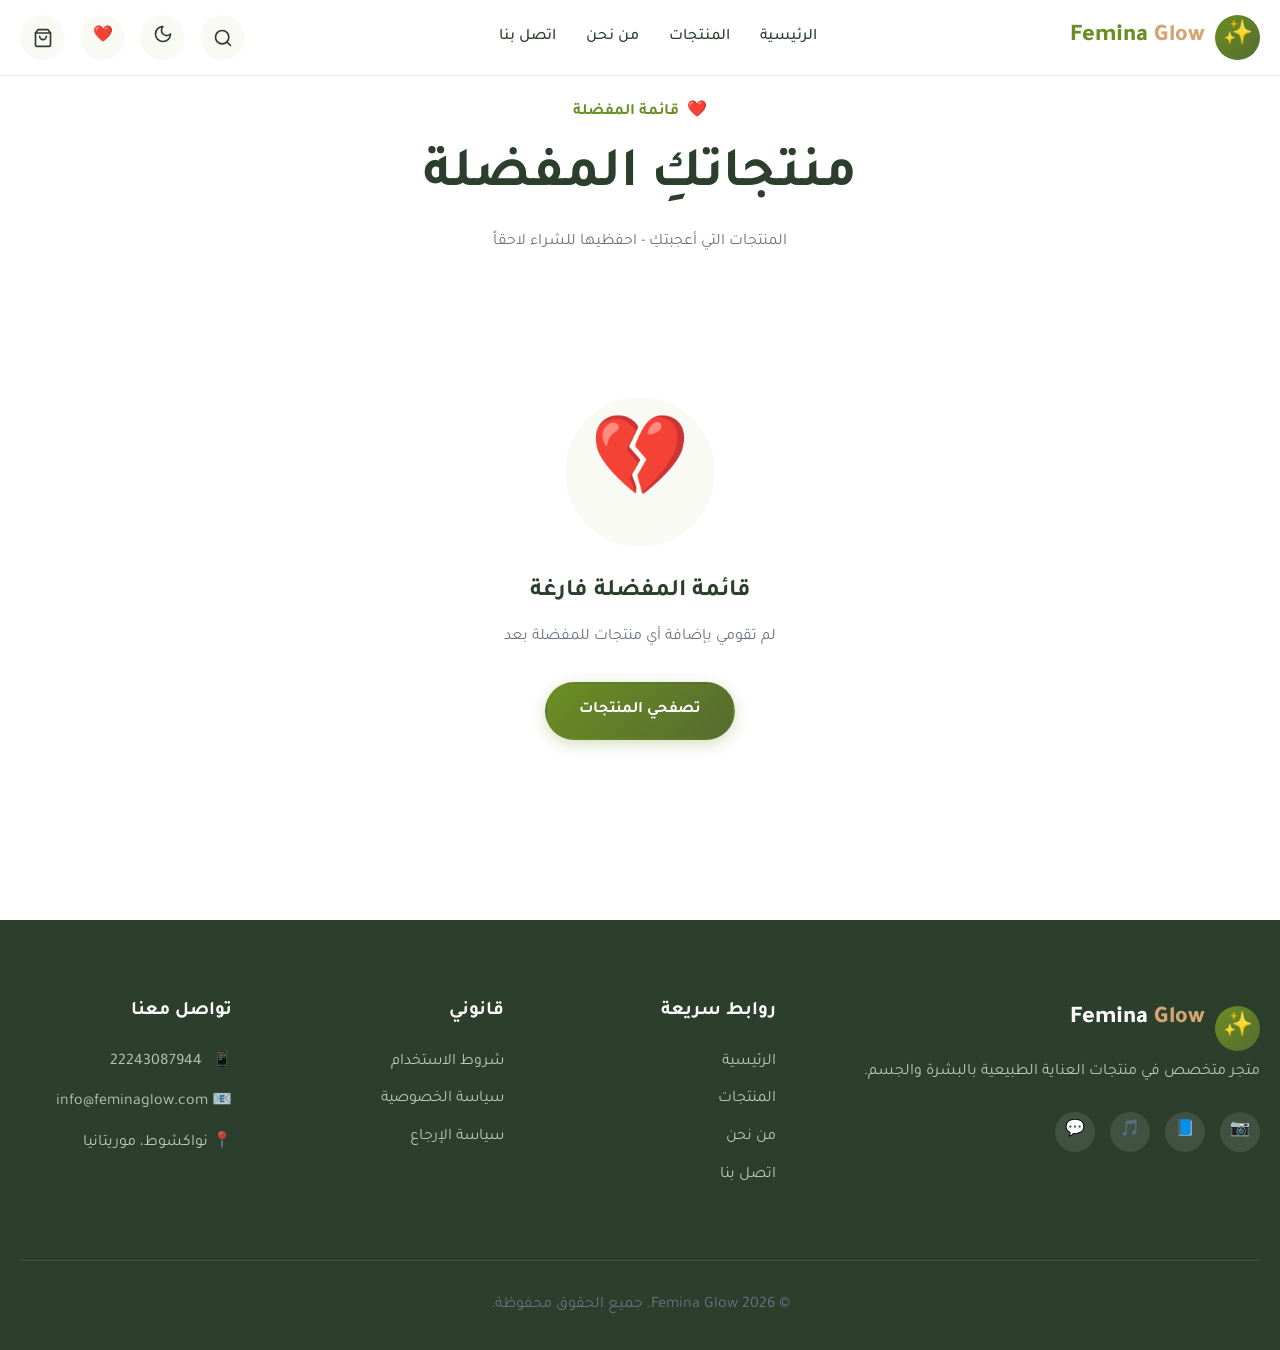
<file: wishlist.html>
<!DOCTYPE html>
<html lang="ar" dir="rtl">
<head>
  <meta charset="UTF-8">
  <meta name="viewport" content="width=device-width, initial-scale=1.0">
  <title>المفضلة - Femina Glow</title>
  
  <meta name="description" content="قائمة منتجاتكِ المفضلة من Femina Glow">
  
  <link rel="preconnect" href="https://fonts.googleapis.com">
  <link rel="preconnect" href="https://fonts.gstatic.com" crossorigin>
  <link href="https://fonts.googleapis.com/css2?family=Tajawal:wght@300;400;500;700;800&display=swap" rel="stylesheet">
  
  <link rel="stylesheet" href="css/style.css">
  
  <style>
    .wishlist-page {
      padding-top: 100px;
      min-height: 100vh;
      padding-bottom: 80px;
    }
    
    .wishlist-empty {
      text-align: center;
      padding: 100px 20px;
    }
    
    .wishlist-empty-icon {
      width: 150px;
      height: 150px;
      background: var(--background-alt);
      border-radius: 50%;
      display: flex;
      align-items: center;
      justify-content: center;
      margin: 0 auto 30px;
      font-size: 5rem;
    }
    
    .dark-mode .wishlist-empty-icon {
      background: var(--background);
    }
    
    .wishlist-empty h3 {
      font-size: 1.5rem;
      margin-bottom: 15px;
    }
    
    .wishlist-empty p {
      color: var(--text-secondary);
      margin-bottom: 30px;
    }
    
    .wishlist-grid {
      display: grid;
      grid-template-columns: repeat(auto-fill, minmax(280px, 1fr));
      gap: 30px;
    }
    
    .remove-from-wishlist {
      position: absolute;
      top: 15px;
      right: 15px;
      width: 35px;
      height: 35px;
      background: var(--error);
      color: white;
      border-radius: 50%;
      display: flex;
      align-items: center;
      justify-content: center;
      opacity: 0;
      transform: scale(0.8);
      transition: var(--transition);
    }
    
    .product-card:hover .remove-from-wishlist {
      opacity: 1;
      transform: scale(1);
    }
    
    .remove-from-wishlist:hover {
      transform: scale(1.1);
      background: #dc2626;
    }
    
    .add-to-cart-from-wishlist {
      width: 100%;
      padding: 12px;
      margin-top: 15px;
      background: var(--primary);
      color: white;
      border-radius: 50px;
      font-weight: 600;
      transition: var(--transition);
    }
    
    .add-to-cart-from-wishlist:hover {
      background: var(--primary-dark);
    }
  </style>
</head>
<body>
  <!-- Header -->
  <header class="header" id="header">
    <div class="container">
      <div class="header-inner">
        <a href="index.html" class="logo">
          <div class="logo-icon">✨</div>
          <span class="logo-text">Femina <span>Glow</span></span>
        </a>
        
        <nav class="nav-menu" id="navMenu">
          <a href="index.html" class="nav-link">الرئيسية</a>
          <a href="products.html" class="nav-link">المنتجات</a>
          <a href="about.html" class="nav-link">من نحن</a>
          <a href="contact.html" class="nav-link">اتصل بنا</a>
        </nav>
        
        <div class="header-actions">
          <button class="icon-btn" onclick="openSearch()" aria-label="بحث">
            <svg xmlns="http://www.w3.org/2000/svg" width="20" height="20" viewBox="0 0 24 24" fill="none" stroke="currentColor" stroke-width="2" stroke-linecap="round" stroke-linejoin="round"><circle cx="11" cy="11" r="8"></circle><path d="m21 21-4.35-4.35"></path></svg>
          </button>
          <button class="icon-btn" onclick="toggleDarkMode()" aria-label="تبديل الوضع الداكن">
            <span id="darkModeIcon">🌙</span>
          </button>
          <a href="wishlist.html" class="icon-btn active" aria-label="المفضلة">
            <span>❤️</span>
            <span class="wishlist-counter" id="wishlistCounter" style="display: none;">0</span>
          </a>
          <button class="icon-btn" onclick="openCart()" aria-label="السلة">
            <svg xmlns="http://www.w3.org/2000/svg" width="20" height="20" viewBox="0 0 24 24" fill="none" stroke="currentColor" stroke-width="2" stroke-linecap="round" stroke-linejoin="round"><path d="M6 2L3 6v14a2 2 0 0 0 2 2h14a2 2 0 0 0 2-2V6l-3-4z"></path><line x1="3" y1="6" x2="21" y2="6"></line><path d="M16 10a4 4 0 0 1-8 0"></path></svg>
            <span class="cart-counter" id="cartCounter" style="display: none;">0</span>
          </button>
          <button class="menu-toggle" id="menuToggle" onclick="toggleMenu()" aria-label="القائمة">
            <span></span>
            <span></span>
            <span></span>
          </button>
        </div>
      </div>
    </div>
  </header>

  <!-- Wishlist Page -->
  <main class="wishlist-page">
    <div class="container">
      <!-- Page Header -->
      <div class="section-header" style="margin-bottom: 40px;">
        <span class="section-subtitle">
          <span>❤️</span>
          <span>قائمة المفضلة</span>
        </span>
        <h1 class="section-title">منتجاتكِ المفضلة</h1>
        <p class="section-description">المنتجات التي أعجبتكِ - احفظيها للشراء لاحقاً</p>
      </div>
      
      <div id="wishlistContent">
        <!-- Wishlist content rendered by JS -->
      </div>
    </div>
  </main>

  <!-- Footer -->
  <footer class="footer">
    <div class="container">
      <div class="footer-grid">
        <div class="footer-brand">
          <a href="index.html" class="logo">
            <div class="logo-icon">✨</div>
            <span class="logo-text">Femina <span>Glow</span></span>
          </a>
          <p>متجر متخصص في منتجات العناية الطبيعية بالبشرة والجسم.</p>
          <div class="footer-social">
            <a href="#">📷</a>
            <a href="#">📘</a>
            <a href="#">🎵</a>
            <a href="https://wa.me/22243087944">💬</a>
          </div>
        </div>
        <div class="footer-column">
          <h4 class="footer-title">روابط سريعة</h4>
          <ul class="footer-links">
            <li><a href="index.html">الرئيسية</a></li>
            <li><a href="products.html">المنتجات</a></li>
            <li><a href="about.html">من نحن</a></li>
            <li><a href="contact.html">اتصل بنا</a></li>
          </ul>
        </div>
        <div class="footer-column">
          <h4 class="footer-title">قانوني</h4>
          <ul class="footer-links">
            <li><a href="terms.html">شروط الاستخدام</a></li>
            <li><a href="privacy.html">سياسة الخصوصية</a></li>
            <li><a href="return-policy.html">سياسة الإرجاع</a></li>
          </ul>
        </div>
        <div class="footer-column">
          <h4 class="footer-title">تواصل معنا</h4>
          <ul class="footer-contact">
            <li>📱 <a href="https://wa.me/22243087944">22243087944</a></li>
            <li>📧 info@feminaglow.com</li>
            <li>📍 نواكشوط، موريتانيا</li>
          </ul>
        </div>
      </div>
      <div class="footer-bottom">
        <p>&copy; 2026 Femina Glow. جميع الحقوق محفوظة.</p>
      </div>
    </div>
  </footer>

  <!-- Cart Sidebar -->
  <div class="cart-overlay" id="cartOverlay" onclick="closeCart()"></div>
  <div class="cart-sidebar" id="cartSidebar">
    <div class="cart-header">
      <h3>🛒 سلة المشتريات</h3>
      <button class="close-cart" onclick="closeCart()">×</button>
    </div>
    <div class="cart-items" id="cartItems"></div>
    <div class="cart-footer">
      <div class="cart-total">
        <span>المجموع:</span>
        <span class="cart-total-value" id="cartTotal">0 MUR</span>
      </div>
      <button class="checkout-btn" onclick="sendOrderToWhatsApp()">
        <svg xmlns="http://www.w3.org/2000/svg" width="24" height="24" viewBox="0 0 24 24" fill="currentColor"><path d="M17.472 14.382c-.297-.149-1.758-.867-2.03-.967-.273-.099-.471-.148-.67.15-.197.297-.767.966-.94 1.164-.173.199-.347.223-.644.075-.297-.15-1.255-.463-2.39-1.475-.883-.788-1.48-1.761-1.653-2.059-.173-.297-.018-.458.13-.606.134-.133.298-.347.446-.52.149-.174.198-.298.298-.497.099-.198.05-.371-.025-.52-.075-.149-.669-1.612-.916-2.207-.242-.579-.487-.5-.669-.51-.173-.008-.371-.01-.57-.01-.198 0-.52.074-.792.372-.272.297-1.04 1.016-1.04 2.479 0 1.462 1.065 2.875 1.213 3.074.149.198 2.096 3.2 5.077 4.487.709.306 1.262.489 1.694.625.712.227 1.36.195 1.871.118.571-.085 1.758-.719 2.006-1.413.248-.694.248-1.289.173-1.413-.074-.124-.272-.198-.57-.347m-5.421 7.403h-.004a9.87 9.87 0 01-5.031-1.378l-.361-.214-3.741.982.998-3.648-.235-.374a9.86 9.86 0 01-1.51-5.26c.001-5.45 4.436-9.884 9.888-9.884 2.64 0 5.122 1.03 6.988 2.898a9.825 9.825 0 012.893 6.994c-.003 5.45-4.437 9.884-9.885 9.884m8.413-18.297A11.815 11.815 0 0012.05 0C5.495 0 .16 5.335.157 11.892c0 2.096.547 4.142 1.588 5.945L.057 24l6.305-1.654a11.882 11.882 0 005.683 1.448h.005c6.554 0 11.89-5.335 11.893-11.893a11.821 11.821 0 00-3.48-8.413z"/></svg>
        <span>إتمام الطلب عبر واتساب</span>
      </button>
      <button class="clear-cart" onclick="cartManager.clearCart()">إفراغ السلة</button>
    </div>
  </div>

  <!-- Search Modal -->
  <div class="search-overlay" id="searchOverlay" onclick="closeSearch()">
    <div class="search-container" onclick="event.stopPropagation()">
      <div class="search-input-wrapper">
        <svg xmlns="http://www.w3.org/2000/svg" width="24" height="24" viewBox="0 0 24 24" fill="none" stroke="currentColor" stroke-width="2" stroke-linecap="round" stroke-linejoin="round"><circle cx="11" cy="11" r="8"></circle><path d="m21 21-4.35-4.35"></path></svg>
        <input type="text" id="searchInput" placeholder="ابحثي عن منتج..." autocomplete="off">
        <button onclick="closeSearch()">✕</button>
      </div>
      <div class="search-results" id="searchResults"></div>
    </div>
  </div>

  <div class="toast-container"></div>

  <script src="js/main.js"></script>
  <script>
    function renderWishlist() {
      const container = document.getElementById('wishlistContent');
      const wishlistProducts = wishlistManager.getWishlistProducts();
      
      if (wishlistProducts.length === 0) {
        container.innerHTML = `
          <div class="wishlist-empty">
            <div class="wishlist-empty-icon">💔</div>
            <h3>قائمة المفضلة فارغة</h3>
            <p>لم تقومي بإضافة أي منتجات للمفضلة بعد</p>
            <a href="products.html" class="btn btn-primary">تصفحي المنتجات</a>
          </div>
        `;
        return;
      }
      
      container.innerHTML = `
        <div class="wishlist-grid">
          ${wishlistProducts.map(product => `
            <div class="product-card" data-id="${product.id}">
              <div class="product-image">
                <img src="${product.image}" alt="${product.name}" loading="lazy">
                <button class="remove-from-wishlist" onclick="removeFromWishlist('${product.id}')" title="إزالة من المفضلة">
                  ✕
                </button>
              </div>
              <div class="product-info">
                <p class="product-category">${getCategoryName(product.category)}</p>
                <h3 class="product-name"><a href="product.html?id=${product.id}">${product.name}</a></h3>
                <div class="product-rating">
                  <span class="stars">${'⭐'.repeat(Math.floor(product.rating))}</span>
                  <span class="rating-count">(${product.reviews})</span>
                </div>
                <div class="product-price">
                  <span class="current-price">${product.price} MUR</span>
                  ${product.originalPrice ? `<span class="original-price">${product.originalPrice} MUR</span>` : ''}
                </div>
                <button class="add-to-cart-from-wishlist" onclick="addToCart('${product.id}')">
                  🛒 أضفي للسلة
                </button>
              </div>
            </div>
          `).join('')}
        </div>
      `;
    }
    
    function removeFromWishlist(productId) {
      wishlistManager.removeItem(productId);
      renderWishlist();
    }
    
    document.addEventListener('DOMContentLoaded', () => {
      renderWishlist();
    });
  </script>
</body>
</html>
</file>
<file: css/style.css>
/* ============================================
   Femina Glow - Natural Skincare Store
   Main Stylesheet
   ============================================ */

/* CSS Variables - Color System */
:root {
  --primary: #6B8E23;
  --primary-dark: #556B2F;
  --primary-light: #8FBC8F;
  --secondary: #F5F5DC;
  --accent: #D4A574;
  --accent-dark: #B8935F;
  --background: #FFFFFF;
  --background-alt: #FAFAF5;
  --text-primary: #2C3E2C;
  --text-secondary: #6B7280;
  --text-light: #9CA3AF;
  --success: #22C55E;
  --error: #EF4444;
  --warning: #F59E0B;
  --border: #E5E7EB;
  --shadow: rgba(0, 0, 0, 0.1);
  --shadow-lg: rgba(0, 0, 0, 0.15);
  --transition: all 0.3s ease;
  --radius: 12px;
  --radius-sm: 8px;
  --radius-lg: 20px;
}

/* Dark Mode Variables */
.dark-mode {
  --background: #1a1a1a;
  --background-alt: #2d2d2d;
  --text-primary: #f5f5f5;
  --text-secondary: #a0a0a0;
  --text-light: #6b7280;
  --secondary: #2d2d2d;
  --border: #3d3d3d;
  --shadow: rgba(0, 0, 0, 0.3);
  --shadow-lg: rgba(0, 0, 0, 0.4);
}

/* Reset & Base Styles */
* {
  margin: 0;
  padding: 0;
  box-sizing: border-box;
}

html {
  scroll-behavior: smooth;
}

body {
  font-family: 'Tajawal', -apple-system, BlinkMacSystemFont, sans-serif;
  background-color: var(--background);
  color: var(--text-primary);
  line-height: 1.6;
  direction: rtl;
  overflow-x: hidden;
}

a {
  text-decoration: none;
  color: inherit;
  transition: var(--transition);
}

ul {
  list-style: none;
}

img {
  max-width: 100%;
  height: auto;
  display: block;
}

button {
  cursor: pointer;
  border: none;
  background: none;
  font-family: inherit;
  transition: var(--transition);
}

/* Typography */
h1, h2, h3, h4, h5, h6 {
  font-weight: 700;
  line-height: 1.3;
  color: var(--text-primary);
}

h1 { font-size: clamp(2rem, 5vw, 3.5rem); }
h2 { font-size: clamp(1.5rem, 4vw, 2.5rem); }
h3 { font-size: clamp(1.2rem, 3vw, 1.8rem); }
h4 { font-size: clamp(1rem, 2vw, 1.25rem); }

p {
  color: var(--text-secondary);
  line-height: 1.8;
}

/* Container */
.container {
  width: 100%;
  max-width: 1400px;
  margin: 0 auto;
  padding: 0 20px;
}

/* ============================================
   Header & Navigation
   ============================================ */
.header {
  position: fixed;
  top: 0;
  left: 0;
  right: 0;
  z-index: 1000;
  background: rgba(255, 255, 255, 0.95);
  backdrop-filter: blur(10px);
  border-bottom: 1px solid var(--border);
  transition: var(--transition);
}

.dark-mode .header {
  background: rgba(26, 26, 26, 0.95);
}

.header.scrolled {
  box-shadow: 0 2px 20px var(--shadow);
}

.header-inner {
  display: flex;
  align-items: center;
  justify-content: space-between;
  padding: 15px 0;
}

/* Logo */
.logo {
  display: flex;
  align-items: center;
  gap: 10px;
}

.logo-icon {
  width: 45px;
  height: 45px;
  background: linear-gradient(135deg, var(--primary), var(--primary-dark));
  border-radius: 50%;
  display: flex;
  align-items: center;
  justify-content: center;
  color: white;
  font-size: 1.5rem;
}

.logo-text {
  font-size: 1.5rem;
  font-weight: 800;
  color: var(--primary);
}

.logo-text span {
  color: var(--accent);
}

/* Navigation */
.nav-menu {
  display: flex;
  align-items: center;
  gap: 30px;
}

.nav-link {
  font-weight: 500;
  color: var(--text-primary);
  position: relative;
  padding: 5px 0;
}

.nav-link::after {
  content: '';
  position: absolute;
  bottom: 0;
  right: 0;
  width: 0;
  height: 2px;
  background: var(--primary);
  transition: var(--transition);
}

.nav-link:hover::after,
.nav-link.active::after {
  width: 100%;
}

.nav-link:hover,
.nav-link.active {
  color: var(--primary);
}

.nav-link svg.nav-icon {
  display: none;
}

/* Header Actions */
.header-actions {
  display: flex;
  align-items: center;
  gap: 15px;
}

.icon-btn {
  width: 45px;
  height: 45px;
  border-radius: 50%;
  display: flex;
  align-items: center;
  justify-content: center;
  background: var(--background-alt);
  color: var(--text-primary);
  position: relative;
  transition: var(--transition);
}

.icon-btn:hover {
  background: var(--primary);
  color: white;
  transform: translateY(-2px);
}

.cart-counter {
  position: absolute;
  top: -5px;
  right: -5px;
  width: 22px;
  height: 22px;
  background: var(--error);
  color: white;
  font-size: 0.75rem;
  font-weight: 700;
  border-radius: 50%;
  display: flex;
  align-items: center;
  justify-content: center;
  animation: pulse 2s infinite;
}

@keyframes pulse {
  0%, 100% { transform: scale(1); }
  50% { transform: scale(1.1); }
}

/* Mobile Menu Toggle */
.menu-toggle {
  display: none;
  flex-direction: column;
  gap: 5px;
  padding: 10px;
  cursor: pointer;
  min-width: 44px;
  min-height: 44px;
  align-items: center;
  justify-content: center;
  border-radius: 8px;
  background: transparent;
}

.menu-toggle span {
  width: 25px;
  height: 2px;
  background: var(--text-primary);
  transition: var(--transition);
  display: block;
}

.menu-toggle svg {
  width: 24px;
  height: 24px;
  stroke: var(--text-primary);
}

/* ============================================
   Hero Section
   ============================================ */
.hero {
  min-height: 100vh;
  display: flex;
  align-items: center;
  background: linear-gradient(135deg, var(--secondary) 0%, var(--background) 50%, var(--background-alt) 100%);
  position: relative;
  overflow: hidden;
  padding-top: 80px;
}

.hero::before {
  content: '';
  position: absolute;
  top: -50%;
  right: -20%;
  width: 80%;
  height: 150%;
  background: radial-gradient(ellipse, rgba(107, 142, 35, 0.1) 0%, transparent 70%);
  animation: float 6s ease-in-out infinite;
}

@keyframes float {
  0%, 100% { transform: translateY(0) rotate(0deg); }
  50% { transform: translateY(-30px) rotate(5deg); }
}

.hero-inner {
  display: grid;
  grid-template-columns: 1fr 1fr;
  gap: 60px;
  align-items: center;
}

.hero-content {
  position: relative;
  z-index: 1;
}

.hero-badge {
  display: inline-flex;
  align-items: center;
  gap: 8px;
  background: rgba(107, 142, 35, 0.1);
  color: var(--primary);
  padding: 8px 16px;
  border-radius: 50px;
  font-weight: 600;
  font-size: 0.9rem;
  margin-bottom: 20px;
}

.hero-title {
  margin-bottom: 20px;
  line-height: 1.2;
}

.hero-title span {
  color: var(--primary);
  position: relative;
}

.hero-title span::after {
  content: '';
  position: absolute;
  bottom: 5px;
  left: 0;
  right: 0;
  height: 8px;
  background: rgba(212, 165, 116, 0.3);
  z-index: -1;
}

.hero-description {
  font-size: 1.1rem;
  margin-bottom: 30px;
  max-width: 500px;
}

.hero-buttons {
  display: flex;
  gap: 15px;
  flex-wrap: wrap;
}

/* Hero Image */
.hero-image {
  position: relative;
  z-index: 1;
}

.hero-image img {
  width: 100%;
  border-radius: var(--radius-lg);
  box-shadow: 0 30px 60px var(--shadow-lg);
  animation: heroFloat 4s ease-in-out infinite;
}

@keyframes heroFloat {
  0%, 100% { transform: translateY(0); }
  50% { transform: translateY(-20px); }
}

.hero-stats {
  position: absolute;
  bottom: -20px;
  left: -20px;
  background: white;
  padding: 20px 30px;
  border-radius: var(--radius);
  box-shadow: 0 10px 30px var(--shadow);
  display: flex;
  gap: 30px;
}

.dark-mode .hero-stats {
  background: var(--background-alt);
}

.stat-item {
  text-align: center;
}

.stat-number {
  font-size: 1.8rem;
  font-weight: 800;
  color: var(--primary);
}

.stat-label {
  font-size: 0.85rem;
  color: var(--text-secondary);
}

/* ============================================
   Buttons
   ============================================ */
.btn {
  display: inline-flex;
  align-items: center;
  justify-content: center;
  gap: 10px;
  padding: 14px 32px;
  border-radius: 50px;
  font-weight: 600;
  font-size: 1rem;
  transition: var(--transition);
  border: 2px solid transparent;
}

.btn-primary {
  background: linear-gradient(135deg, var(--primary), var(--primary-dark));
  color: white;
  box-shadow: 0 4px 15px rgba(107, 142, 35, 0.3);
}

.btn-primary:hover {
  transform: translateY(-3px);
  box-shadow: 0 8px 25px rgba(107, 142, 35, 0.4);
}

.btn-secondary {
  background: transparent;
  color: var(--primary);
  border-color: var(--primary);
}

.btn-secondary:hover {
  background: var(--primary);
  color: white;
}

.btn-accent {
  background: linear-gradient(135deg, var(--accent), var(--accent-dark));
  color: white;
}

.btn-accent:hover {
  transform: translateY(-3px);
  box-shadow: 0 8px 25px rgba(212, 165, 116, 0.4);
}

.btn-sm {
  padding: 10px 20px;
  font-size: 0.9rem;
}

.btn-lg {
  padding: 18px 40px;
  font-size: 1.1rem;
}

/* ============================================
   Section Styles
   ============================================ */
.section {
  padding: 100px 0;
  position: relative;
}

.section-alt {
  background: var(--background-alt);
}

.section-header {
  text-align: center;
  margin-bottom: 60px;
}

.section-subtitle {
  display: inline-flex;
  align-items: center;
  gap: 8px;
  color: var(--primary);
  font-weight: 600;
  margin-bottom: 15px;
}

.section-title {
  margin-bottom: 15px;
}

.section-description {
  max-width: 600px;
  margin: 0 auto;
}

/* ============================================
   Categories Section
   ============================================ */
.categories-grid {
  display: grid;
  grid-template-columns: repeat(auto-fit, minmax(200px, 1fr));
  gap: 25px;
}

.category-card {
  background: white;
  border-radius: var(--radius);
  padding: 30px;
  text-align: center;
  transition: var(--transition);
  border: 1px solid var(--border);
  cursor: pointer;
}

.dark-mode .category-card {
  background: var(--background-alt);
}

.category-card:hover {
  transform: translateY(-10px);
  box-shadow: 0 20px 40px var(--shadow);
  border-color: var(--primary);
}

.category-icon {
  width: 70px;
  height: 70px;
  background: linear-gradient(135deg, var(--primary-light), var(--primary));
  border-radius: 50%;
  display: flex;
  align-items: center;
  justify-content: center;
  margin: 0 auto 20px;
  color: white;
  font-size: 1.8rem;
  transition: var(--transition);
}

.category-card:hover .category-icon {
  transform: scale(1.1) rotate(5deg);
}

.category-name {
  font-size: 1.2rem;
  font-weight: 700;
  margin-bottom: 8px;
}

.category-count {
  color: var(--text-secondary);
  font-size: 0.9rem;
}

/* ============================================
   Products Section
   ============================================ */
.products-grid {
  display: grid;
  grid-template-columns: repeat(auto-fill, minmax(280px, 1fr));
  gap: 30px;
}

.product-card {
  display: block; /* ✅ مهم جداً! */
  background: white;
  border-radius: var(--radius);
  overflow: hidden;
  transition: var(--transition);
  border: 1px solid var(--border);
  position: relative;
  text-decoration: none; /* تشيل الخط من الـ a */
  color: inherit; /* يرث اللون */
}

/* ✅ الـ hover يشتغل على الكامل */
.product-card:hover {
  transform: translateY(-10px);
  box-shadow: 0 20px 40px var(--shadow);
}

/* ✅ الأزرار تبقى فوق الـ a وتمنع الانتقال */
.wishlist-btn,
.quick-add {
  position: absolute;
  z-index: 10;
  /* ... باقي الخصائص */
}

/* ✅ تأكد أن الأزرار تمنع الـ click من الانتشار */
.wishlist-btn,
.quick-add {
  pointer-events: auto;
}

.dark-mode .product-card {
  background: var(--background-alt);
}

.product-card:hover {
  transform: translateY(-10px);
  box-shadow: 0 20px 40px var(--shadow);
}

.product-image {
  position: relative;
  aspect-ratio: 1;
  overflow: hidden;
  background: var(--background-alt);
}

.product-image img {
  width: 100%;
  height: 100%;
  object-fit: cover;
  transition: var(--transition);
}

.product-card:hover .product-image img {
  transform: scale(1.1);
}

.product-badges {
  position: absolute;
  top: 15px;
  right: 15px;
  display: flex;
  flex-direction: column;
  gap: 8px;
}

.badge {
  padding: 6px 12px;
  border-radius: 50px;
  font-size: 0.75rem;
  font-weight: 700;
  text-transform: uppercase;
}

.badge-best-seller {
  background: var(--primary);
  color: white;
}

.badge-new {
  background: var(--success);
  color: white;
}

.badge-sale {
  background: var(--error);
  color: white;
}

.quick-add {
  position: absolute;
  bottom: 15px;
  left: 15px;
  width: 45px;
  height: 45px;
  background: white;
  border-radius: 50%;
  display: flex;
  align-items: center;
  justify-content: center;
  color: var(--primary);
  box-shadow: 0 4px 15px var(--shadow);
  opacity: 0;
  transform: translateY(20px);
  transition: var(--transition);
}

.product-card:hover .quick-add {
  opacity: 1;
  transform: translateY(0);
}

.quick-add:hover {
  background: var(--primary);
  color: white;
}

.wishlist-btn {
  position: absolute;
  top: 15px;
  left: 15px;
  width: 40px;
  height: 40px;
  background: white;
  border-radius: 50%;
  display: flex;
  align-items: center;
  justify-content: center;
  color: var(--text-secondary);
  box-shadow: 0 4px 15px var(--shadow);
  opacity: 0;
  transform: translateY(-10px);
  transition: var(--transition);
  font-size: 1.2rem;
}

.product-card:hover .wishlist-btn {
  opacity: 1;
  transform: translateY(0);
}

.wishlist-btn:hover {
  color: var(--error);
}

.wishlist-btn.active {
  color: var(--error);
  opacity: 1;
  transform: translateY(0);
}

.wishlist-counter {
  position: absolute;
  top: -5px;
  right: -5px;
  width: 20px;
  height: 20px;
  background: var(--error);
  color: white;
  font-size: 0.7rem;
  font-weight: 700;
  border-radius: 50%;
  display: flex;
  align-items: center;
  justify-content: center;
}

.product-info {
  padding: 20px;
}

.product-category {
  font-size: 0.85rem;
  color: var(--primary);
  font-weight: 600;
  margin-bottom: 8px;
}



.product-name {
  font-size: 1.1rem;
  font-weight: 700;
  margin-bottom: 10px;
  display: -webkit-box;
  -webkit-line-clamp: 2;
  -webkit-box-orient: vertical;
  overflow: hidden;
}

.product-rating {
  display: flex;
  align-items: center;
  gap: 8px;
  margin-bottom: 12px;
}

.stars {
  color: #FFC107;
  font-size: 0.9rem;
}

.rating-count {
  font-size: 0.85rem;
  color: var(--text-secondary);
}

.product-price {
  display: flex;
  align-items: center;
  gap: 10px;
}

.current-price {
  font-size: 1.3rem;
  font-weight: 800;
  color: var(--primary);
}

.original-price {
  font-size: 1rem;
  color: var(--text-light);
  text-decoration: line-through;
}

/* ============================================
   Special Offers Section
   ============================================ */
.offers-grid {
  display: grid;
  grid-template-columns: repeat(auto-fit, minmax(300px, 1fr));
  gap: 30px;
}

.offer-card {
  background: linear-gradient(135deg, var(--primary), var(--primary-dark));
  border-radius: var(--radius);
  padding: 40px;
  color: white;
  position: relative;
  overflow: hidden;
}

.offer-card::before {
  content: '';
  position: absolute;
  top: -50%;
  right: -50%;
  width: 100%;
  height: 100%;
  background: radial-gradient(circle, rgba(255,255,255,0.1) 0%, transparent 70%);
}

.offer-card.accent {
  background: linear-gradient(135deg, var(--accent), var(--accent-dark));
}

.offer-label {
  font-size: 0.9rem;
  opacity: 0.9;
  margin-bottom: 10px;
}

.offer-title {
  font-size: 1.8rem;
  font-weight: 800;
  margin-bottom: 15px;
}

.offer-description {
  color: rgba(255, 255, 255, 0.9);
  margin-bottom: 25px;
}

.offer-price {
  font-size: 2rem;
  font-weight: 800;
  margin-bottom: 20px;
}

.offer-price span {
  font-size: 1rem;
  opacity: 0.8;
  text-decoration: line-through;
  margin-right: 10px;
}

.countdown {
  display: flex;
  gap: 15px;
  margin-bottom: 25px;
}

.countdown-item {
  background: rgba(255, 255, 255, 0.2);
  padding: 10px 15px;
  border-radius: var(--radius-sm);
  text-align: center;
  min-width: 60px;
}

.countdown-number {
  font-size: 1.5rem;
  font-weight: 800;
  display: block;
}

.countdown-label {
  font-size: 0.75rem;
  opacity: 0.8;
}

/* ============================================
   Testimonials Section
   ============================================ */
.testimonials-grid {
  display: grid;
  grid-template-columns: repeat(auto-fit, minmax(300px, 1fr));
  gap: 30px;
}

.testimonial-card {
  background: white;
  border-radius: var(--radius);
  padding: 30px;
  border: 1px solid var(--border);
  transition: var(--transition);
}

.dark-mode .testimonial-card {
  background: var(--background-alt);
}

.testimonial-card:hover {
  transform: translateY(-5px);
  box-shadow: 0 15px 30px var(--shadow);
}

.testimonial-header {
  display: flex;
  align-items: center;
  gap: 15px;
  margin-bottom: 20px;
}

.testimonial-avatar {
  width: 60px;
  height: 60px;
  border-radius: 50%;
  object-fit: cover;
  border: 3px solid var(--primary-light);
}

.testimonial-info h4 {
  font-size: 1.1rem;
  margin-bottom: 5px;
}

.testimonial-info .stars {
  font-size: 0.85rem;
}

.testimonial-text {
  font-style: italic;
  color: var(--text-secondary);
  line-height: 1.8;
}

/* ============================================
   Features Section
   ============================================ */
.features-grid {
  display: grid;
  grid-template-columns: repeat(auto-fit, minmax(250px, 1fr));
  gap: 40px;
}

.feature-item {
  text-align: center;
}

.feature-icon {
  width: 80px;
  height: 80px;
  background: linear-gradient(135deg, var(--primary-light), var(--primary));
  border-radius: 50%;
  display: flex;
  align-items: center;
  justify-content: center;
  margin: 0 auto 20px;
  color: white;
  font-size: 2rem;
}

.feature-title {
  font-size: 1.2rem;
  margin-bottom: 10px;
}

.feature-description {
  color: var(--text-secondary);
}

/* ============================================
   Footer
   ============================================ */
.footer {
  background: var(--text-primary);
  color: white;
  padding: 80px 0 30px;
}

.footer-grid {
  display: grid;
  grid-template-columns: 2fr repeat(3, 1fr);
  gap: 60px;
  margin-bottom: 60px;
}

.footer-brand .logo-text {
  color: white;
  margin-bottom: 20px;
}

.footer-brand p {
  color: rgba(255, 255, 255, 0.7);
  margin-bottom: 25px;
}

.footer-social {
  display: flex;
  gap: 15px;
}

.footer-social a {
  width: 40px;
  height: 40px;
  background: rgba(255, 255, 255, 0.1);
  border-radius: 50%;
  display: flex;
  align-items: center;
  justify-content: center;
  transition: var(--transition);
}

.footer-social a:hover {
  background: var(--primary);
  transform: translateY(-3px);
}

.footer-title {
  font-size: 1.2rem;
  margin-bottom: 25px;
  color: white;
}

.footer-links li {
  margin-bottom: 12px;
}

.footer-links a {
  color: rgba(255, 255, 255, 0.7);
  transition: var(--transition);
}

.footer-links a:hover {
  color: var(--primary-light);
  padding-right: 5px;
}

.footer-contact li {
  display: flex;
  align-items: center;
  gap: 10px;
  margin-bottom: 15px;
  color: rgba(255, 255, 255, 0.7);
}

.footer-bottom {
  border-top: 1px solid rgba(255, 255, 255, 0.1);
  padding-top: 30px;
  text-align: center;
  color: rgba(255, 255, 255, 0.5);
}

/* ============================================
   Cart Sidebar
   ============================================ */
.cart-overlay {
  position: fixed;
  inset: 0;
  background: rgba(0, 0, 0, 0.5);
  z-index: 2000;
  opacity: 0;
  visibility: hidden;
  transition: var(--transition);
}

.cart-overlay.active {
  opacity: 1;
  visibility: visible;
}

.cart-sidebar {
  position: fixed;
  top: 0;
  left: 0;
  width: 100%;
  max-width: 450px;
  height: 100vh;
  background: var(--background);
  z-index: 2001;
  transform: translateX(-100%);
  transition: transform 0.4s ease;
  display: flex;
  flex-direction: column;
}

.cart-sidebar.active {
  transform: translateX(0);
}

.cart-header {
  display: flex;
  align-items: center;
  justify-content: space-between;
  padding: 25px;
  border-bottom: 1px solid var(--border);
}

.cart-header h3 {
  display: flex;
  align-items: center;
  gap: 10px;
}

.close-cart {
  width: 40px;
  height: 40px;
  border-radius: 50%;
  background: var(--background-alt);
  display: flex;
  align-items: center;
  justify-content: center;
  font-size: 1.5rem;
  transition: var(--transition);
}

.close-cart:hover {
  background: var(--error);
  color: white;
}

.cart-items {
  flex: 1;
  overflow-y: auto;
  padding: 20px;
}

.cart-empty {
  text-align: center;
  padding: 60px 20px;
}

.cart-empty-icon {
  width: 100px;
  height: 100px;
  background: var(--background-alt);
  border-radius: 50%;
  display: flex;
  align-items: center;
  justify-content: center;
  margin: 0 auto 20px;
  font-size: 3rem;
}

.cart-item {
  display: flex;
  gap: 15px;
  padding: 15px;
  background: var(--background-alt);
  border-radius: var(--radius);
  margin-bottom: 15px;
}

.cart-item-image {
  width: 80px;
  height: 80px;
  border-radius: var(--radius-sm);
  object-fit: cover;
}

.cart-item-details {
  flex: 1;
}

.cart-item-name {
  font-weight: 700;
  margin-bottom: 5px;
}

.cart-item-price {
  color: var(--primary);
  font-weight: 600;
  margin-bottom: 10px;
}

.cart-item-actions {
  display: flex;
  align-items: center;
  justify-content: space-between;
}

.quantity-control {
  display: flex;
  align-items: center;
  gap: 10px;
  background: white;
  border-radius: 50px;
  padding: 5px;
}

.dark-mode .quantity-control {
  background: var(--background);
}

.quantity-btn {
  width: 30px;
  height: 30px;
  border-radius: 50%;
  background: var(--background-alt);
  display: flex;
  align-items: center;
  justify-content: center;
  font-weight: 700;
  transition: var(--transition);
}

.quantity-btn:hover {
  background: var(--primary);
  color: white;
}

.quantity-value {
  font-weight: 700;
  min-width: 30px;
  text-align: center;
}

.remove-item {
  color: var(--error);
  padding: 5px 10px;
  border-radius: var(--radius-sm);
  transition: var(--transition);
}

.remove-item:hover {
  background: rgba(239, 68, 68, 0.1);
}

.cart-footer {
  padding: 25px;
  border-top: 1px solid var(--border);
  background: var(--background);
}

.cart-total {
  display: flex;
  justify-content: space-between;
  align-items: center;
  margin-bottom: 20px;
  font-size: 1.2rem;
}

.cart-total-value {
  font-weight: 800;
  color: var(--primary);
  font-size: 1.5rem;
}

.checkout-btn {
  width: 100%;
  padding: 18px;
  background: linear-gradient(135deg, #25D366, #128C7E);
  color: white;
  border-radius: 50px;
  font-weight: 700;
  font-size: 1.1rem;
  display: flex;
  align-items: center;
  justify-content: center;
  gap: 10px;
  transition: var(--transition);
}

.checkout-btn:hover {
  transform: translateY(-3px);
  box-shadow: 0 10px 30px rgba(37, 211, 102, 0.3);
}

.clear-cart {
  width: 100%;
  padding: 12px;
  margin-top: 10px;
  background: transparent;
  color: var(--error);
  border: 1px solid var(--error);
  border-radius: 50px;
  font-weight: 600;
  transition: var(--transition);
}

.clear-cart:hover {
  background: var(--error);
  color: white;
}

/* ============================================
   Toast Notifications
   ============================================ */
.toast-container {
  position: fixed;
  top: 100px;
  left: 20px;
  z-index: 3000;
  display: flex;
  flex-direction: column;
  gap: 10px;
}

.toast {
  padding: 15px 25px;
  border-radius: var(--radius);
  color: white;
  font-weight: 600;
  display: flex;
  align-items: center;
  gap: 10px;
  animation: slideIn 0.3s ease, fadeOut 0.3s ease 2.7s;
  box-shadow: 0 10px 30px var(--shadow);
}

.toast-success {
  background: var(--success);
}

.toast-error {
  background: var(--error);
}

.toast-warning {
  background: var(--warning);
}

@keyframes slideIn {
  from {
    transform: translateX(-100%);
    opacity: 0;
  }
  to {
    transform: translateX(0);
    opacity: 1;
  }
}

@keyframes fadeOut {
  to {
    opacity: 0;
    transform: translateX(-20px);
  }
}

/* ============================================
   Search Modal
   ============================================ */
.search-overlay {
  position: fixed;
  inset: 0;
  background: rgba(0, 0, 0, 0.8);
  z-index: 2500;
  display: flex;
  align-items: flex-start;
  justify-content: center;
  padding-top: 100px;
  opacity: 0;
  visibility: hidden;
  transition: var(--transition);
}

.search-overlay.active {
  opacity: 1;
  visibility: visible;
}

.search-container {
  width: 90%;
  max-width: 600px;
  background: var(--background);
  border-radius: var(--radius);
  overflow: hidden;
}

.search-input-wrapper {
  display: flex;
  align-items: center;
  padding: 20px;
  border-bottom: 1px solid var(--border);
}

.search-input-wrapper input {
  flex: 1;
  border: none;
  background: none;
  font-size: 1.2rem;
  padding: 10px;
  outline: none;
  color: var(--text-primary);
}

.search-input-wrapper button {
  padding: 10px;
  color: var(--text-secondary);
}

.search-results {
  max-height: 400px;
  overflow-y: auto;
}

.search-result-item {
  display: flex;
  align-items: center;
  gap: 15px;
  padding: 15px 20px;
  border-bottom: 1px solid var(--border);
  cursor: pointer;
  transition: var(--transition);
}

.search-result-item:hover {
  background: var(--background-alt);
}

.search-result-item img {
  width: 50px;
  height: 50px;
  border-radius: var(--radius-sm);
  object-fit: cover;
}

/* ============================================
   Animations
   ============================================ */
.fade-in {
  animation: fadeIn 0.6s ease forwards;
}

@keyframes fadeIn {
  from { opacity: 0; transform: translateY(20px); }
  to { opacity: 1; transform: translateY(0); }
}

.slide-up {
  animation: slideUp 0.6s ease forwards;
}

@keyframes slideUp {
  from { opacity: 0; transform: translateY(40px); }
  to { opacity: 1; transform: translateY(0); }
}

/* ============================================
   Responsive Design
   ============================================ */
@media (max-width: 1024px) {
  .hero-inner {
    grid-template-columns: 1fr;
    text-align: center;
  }
  
  .hero-content {
    order: 2;
  }
  
  .hero-image {
    order: 1;
  }
  
  .hero-description {
    margin: 0 auto 30px;
  }
  
  .hero-buttons {
    justify-content: center;
  }
  
  .hero-stats {
    position: relative;
    bottom: auto;
    left: auto;
    justify-content: center;
    margin-top: 30px;
  }
  
  .footer-grid {
    grid-template-columns: repeat(2, 1fr);
  }
}

@media (max-width: 768px) {
  .header-inner {
    padding: 10px 0;
  }
  
  .nav-menu {
    position: fixed;
    top: 70px;
    right: -100%;
    width: 100%;
    height: calc(100vh - 70px);
    background: var(--background);
    flex-direction: column;
    padding: 30px 20px;
    transition: var(--transition);
    box-shadow: -10px 0 30px var(--shadow);
    z-index: 999;
    align-items: flex-start;
  }
  
  .nav-menu.active {
    right: 0;
  }
  
  .nav-menu .nav-link {
    display: flex;
    align-items: center;
    gap: 12px;
    padding: 15px 0;
    font-size: 1.1rem;
    width: 100%;
    border-bottom: 1px solid var(--border);
  }
  
  .nav-menu .nav-link svg.nav-icon {
    display: inline-block;
    flex-shrink: 0;
  }
  
  .menu-toggle {
    display: flex;
    width: 44px;
    height: 44px;
    min-width: 44px;
    min-height: 44px;
    align-items: center;
    justify-content: center;
    margin-right: 5px;
    flex-shrink: 0;
  }
  
  .menu-toggle span {
    width: 22px;
    height: 2.5px;
  }
  
  .menu-toggle.active span:nth-child(1) {
    transform: rotate(45deg) translate(5px, 5px);
  }
  
  .menu-toggle.active span:nth-child(2) {
    opacity: 0;
  }
  
  .menu-toggle.active span:nth-child(3) {
    transform: rotate(-45deg) translate(5px, -5px);
  }
  
  .header-actions {
    gap: 8px;
  }
  
  .icon-btn {
    width: 40px;
    height: 40px;
    min-width: 40px;
    min-height: 40px;
  }
  
  .section {
    padding: 60px 0;
  }
  
  .categories-grid {
    grid-template-columns: repeat(2, 1fr);
  }
  
  .footer-grid {
    grid-template-columns: 1fr;
    gap: 40px;
  }
  
  .cart-sidebar {
    max-width: 100%;
  }
}

@media (max-width: 480px) {
  .categories-grid {
    grid-template-columns: 1fr;
  }
  
  .products-grid {
    grid-template-columns: 1fr;
  }
  
  .hero-stats {
    flex-direction: column;
    gap: 20px;
  }
  
  .countdown {
    flex-wrap: wrap;
    justify-content: center;
  }
}

/* Scrollbar Styling */
::-webkit-scrollbar {
  width: 8px;
}

::-webkit-scrollbar-track {
  background: var(--background-alt);
}

::-webkit-scrollbar-thumb {
  background: var(--primary-light);
  border-radius: 4px;
}

::-webkit-scrollbar-thumb:hover {
  background: var(--primary);
}
</file>
